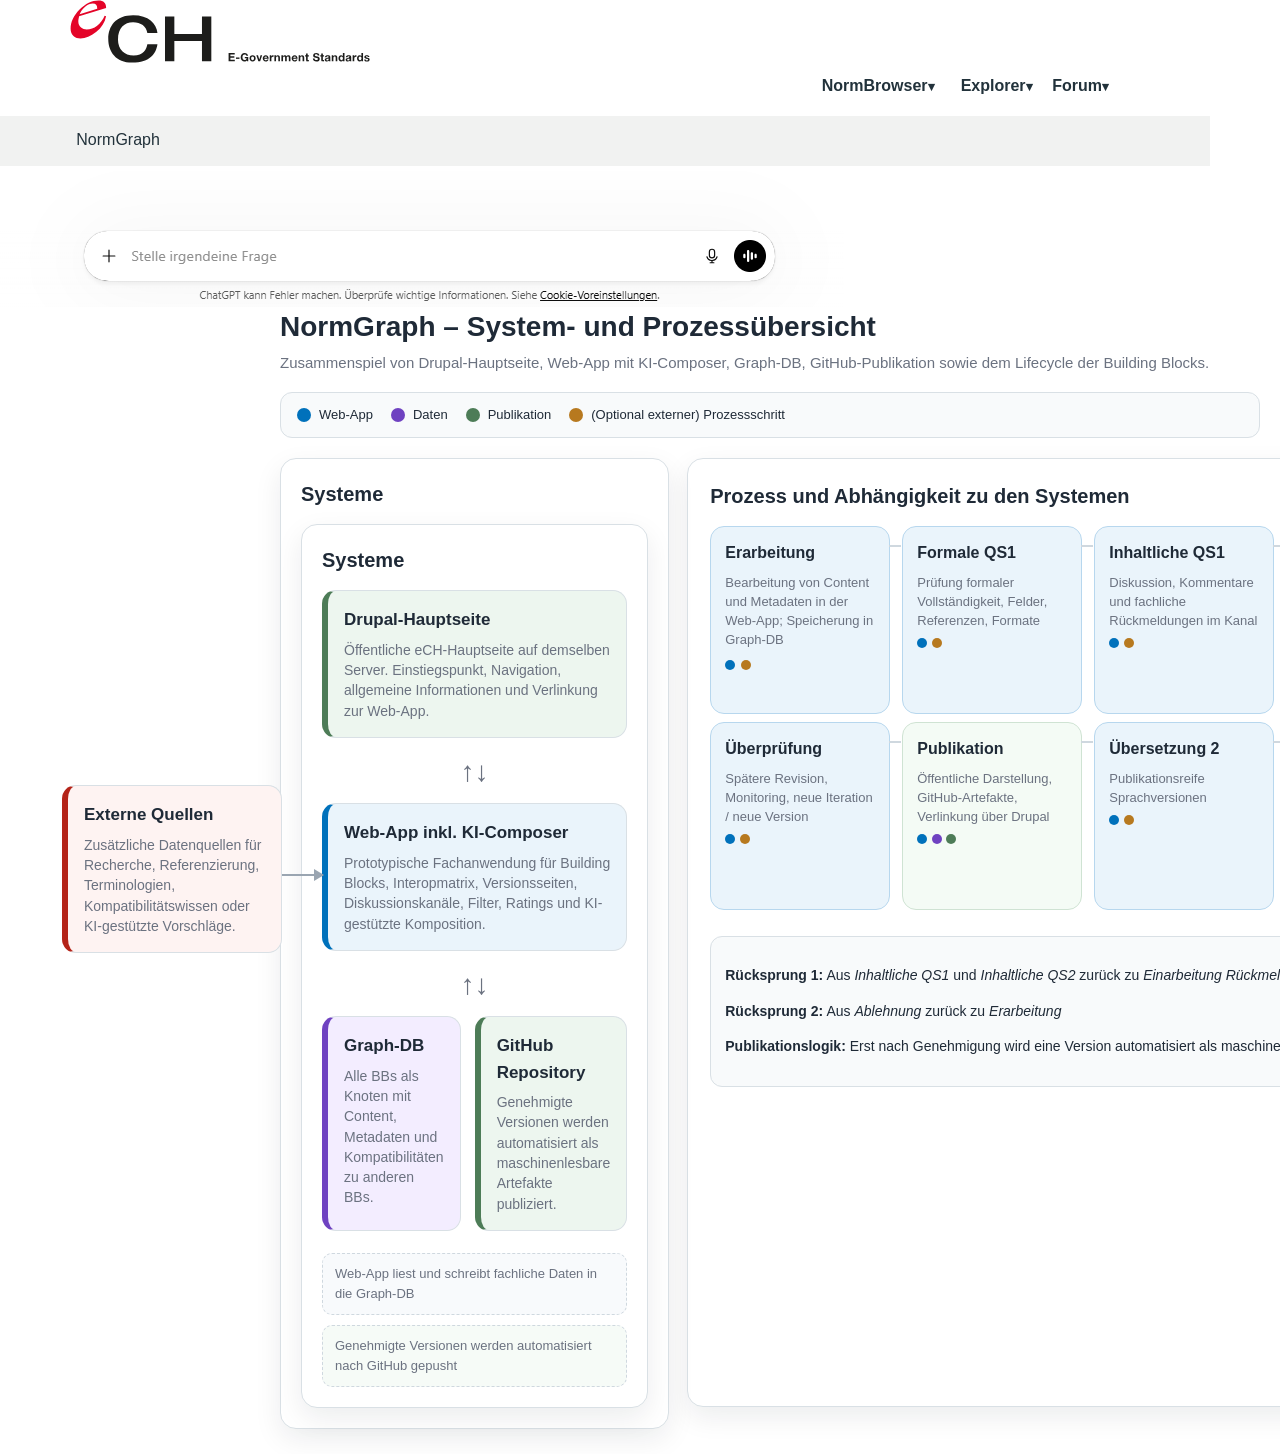
<file: 03_demo-platform/index.html>
<!doctype html>
<html>
	
<head>
<meta charset="utf-8">
<title>eCH Standards</title>
<link rel="stylesheet" href="css/ech-style.css">
<link rel="icon" type="image/png" href="./img/favicon.png">
</head>

<body>
	<table width="100%" border="0" cellspacing="0" cellpadding="0">
  <tbody>

    <tr>
		<td width="100"></td>
      <td>
        <a href="index.html"><img src="img/logo-ech.svg" alt="" width="300"></a>
      </td>
      <td></td>
      <td></td>
	<td width="100"></td>
    </tr>

    <tr>
	<td width="100"></td>
      <td width="1029"></td>
		
	  <td width="150">
        <div class="nav-dropdown">

          <a class="site-nav__link" href="normbrowser.html">NormBrowser</a>

        </div>
      </td>

      <td width="100">
        <div class="nav-dropdown">

          <a class="site-nav__link" href="#">Explorer</a>

          <ul class="dropdown-menu">
            <li><a href="interop_matrix.html">Interopmatrix</a></li>
            <li><a href="graph.html">Graph</a></li>
          </ul>

        </div>
      </td>

      <td width="200">

        <div class="nav-dropdown">

          <a class="site-nav__link" href="#">Forum</a>

          <ul class="dropdown-menu">
            <li><a href="discussions.html">All</a></li>
            <li><a href="discussions.html">eCH Private</a></li>
          </ul>

        </div>

      </td>
		<td width="100"></td>
    </tr>

    <tr height="5">
      <td></td>
      <td></td>
      <td></td>
		<td width="100"></td>
    </tr>

    <tr height="50">
		<td width="100" bgcolor="#f1f2f1"></td>
      <td bgcolor="#f1f2f1"><a class="dropdown-link" href="index.html">NormGraph</a></td>
      <td bgcolor="#f1f2f1"></td>
      <td bgcolor="#f1f2f1"></td>
		<td width="100" bgcolor="#f1f2f1"></td>
    </tr>

    <tr height="5">
      <td></td>
      <td></td>
      <td></td>
		<td width="100"></td>
    </tr>

  </tbody>
</table>

<img src="img/chatgpt.png" alt=""/>

	
<table width="100%" border="0">
  <tbody>
	<tr>
	<td width="100"></td>
	<td>
	<section class="normgraph-overview">
  <div class="ng-header">
    <h2>NormGraph – System- und Prozessübersicht</h2>
    <p>
      Zusammenspiel von Drupal-Hauptseite, Web-App mit KI-Composer, Graph-DB, GitHub-Publikation
      sowie dem Lifecycle der Building Blocks.
    </p>
  </div>

  <div class="ng-legend">
    <span><i class="lg lg-system"></i> Web-App</span>
	<span><i class="lg lg-data"></i> Daten</span>
	<span><i class="lg lg-publish"></i> Publikation</span>
    <span><i class="lg lg-process"></i>(Optional externer) Prozessschritt</span>
  </div>

  <div class="ng-grid">

    <!-- SYSTEME -->
    <div class="ng-panel ng-systems">
      <h3>Systeme</h3>

<div class="ng-panel ng-systems">
  <div class="ng-external-floating">
    <div class="ng-card external" data-target="external-info">
      <div class="ng-card-title">Externe Quellen</div>
      <div class="ng-card-text">
        Zusätzliche Datenquellen für Recherche, Referenzierung, Terminologien,
        Kompatibilitätswissen oder KI-gestützte Vorschläge.
      </div>
    </div>
    <div class="ng-external-arrow"></div>
  </div>

  <h3>Systeme</h3>

  <div class="ng-card system drupal" data-target="drupal-info">
    <div class="ng-card-title">Drupal-Hauptseite</div>
    <div class="ng-card-text">
      Öffentliche eCH-Hauptseite auf demselben Server. Einstiegspunkt, Navigation,
      allgemeine Informationen und Verlinkung zur Web-App.
    </div>
  </div>

  <div class="ng-arrow down">↑↓</div>

  <div class="ng-card system webapp" data-target="webapp-info">
    <div class="ng-card-title">Web-App inkl. KI-Composer</div>
    <div class="ng-card-text">
      Prototypische Fachanwendung für Building Blocks, Interopmatrix, Versionsseiten,
      Diskussionskanäle, Filter, Ratings und KI-gestützte Komposition.
    </div>
  </div>

  <div class="ng-arrow down">↑↓</div>

  <div class="ng-system-row">
    <div class="ng-card data graphdb" data-target="graphdb-info">
      <div class="ng-card-title">Graph-DB</div>
      <div class="ng-card-text">
        Alle BBs als Knoten mit Content, Metadaten und Kompatibilitäten zu anderen BBs.
      </div>
    </div>

    <div class="ng-card system drupal" data-target="drupal-info">
      <div class="ng-card-title">GitHub Repository</div>
      <div class="ng-card-text">
        Genehmigte Versionen werden automatisiert als maschinenlesbare Artefakte publiziert.
      </div>
    </div>
  </div>

  <div class="ng-linkline">
    <span>Web-App liest und schreibt fachliche Daten in die Graph-DB</span>
  </div>
  <div class="ng-linkline publish-line">
    <span>Genehmigte Versionen werden automatisiert nach GitHub gepusht</span>
  </div>
</div>

    <!-- APP-FUNKTIONEN -->


    <!-- DATENMODELL -->


  </div>

  <!-- PROZESS OBEN -->
  <div class="ng-process-panel">
    <h3>Prozess und Abhängigkeit zu den Systemen</h3>

    <div class="process-strip">
      <div class="step loop-step" data-systems="webapp graphdb">
        <div class="step-title">Erarbeitung</div>
        <div class="step-meta">Bearbeitung von Content und Metadaten in der Web-App; Speicherung in Graph-DB</div>
	  <div class="system-badges">
    <span class="sys-dot sys-webapp"></span>
	<span class="sys-dot sys-github"></span>
  </div>
      </div>

      <div class="step loop-step" data-systems="webapp graphdb">
        <div class="step-title">Formale QS1</div>
        <div class="step-meta">Prüfung formaler Vollständigkeit, Felder, Referenzen, Formate</div>
	    <span class="sys-dot sys-webapp"></span>
	<span class="sys-dot sys-github"></span>
      </div>

      <div class="step loop-step" data-systems="webapp graphdb">
        <div class="step-title">Inhaltliche QS1</div>
        <div class="step-meta">Diskussion, Kommentare und fachliche Rückmeldungen im Kanal</div>
	    <span class="sys-dot sys-webapp"></span>
	<span class="sys-dot sys-github"></span>
      </div>

      <div class="step loop-step" data-systems="webapp graphdb">
        <div class="step-title">Übersetzung 1</div>
        <div class="step-meta">Frühe Sprachversionen und Abgleich der Terminologie</div>
	    <span class="sys-dot sys-webapp"></span>
	<span class="sys-dot sys-github"></span>
      </div>

      <div class="step public-step" data-systems="drupal webapp graphdb">
        <div class="step-title">Öffentliche Konsultation</div>
        <div class="step-meta">Öffentliche Sichtbarkeit über eCH-Seite und Web-App, Beiträge und Feedback</div>
	    <span class="sys-dot sys-webapp"></span>
		<span class="sys-dot sys-graphdb"></span>
    <span class="sys-dot sys-drupal"></span>
      </div>

      <div class="step loop-step" data-systems="webapp graphdb">
        <div class="step-title">Einarbeitung Rückmeldungen</div>
        <div class="step-meta">Überarbeitung nach QS oder Konsultation</div>
	    <span class="sys-dot sys-webapp"></span>
	<span class="sys-dot sys-github"></span>
      </div>

    </div>
		
		
 <!-- PROZESS UNTEN -->

    <div class="process-strip">
      <div class="step loop-step" data-systems="webapp graphdb">
        <div class="step-title">Überprüfung</div>
        <div class="step-meta">Spätere Revision, Monitoring, neue Iteration / neue Version</div>
	    <span class="sys-dot sys-webapp"></span>
	<span class="sys-dot sys-github"></span>
      </div>

      <div class="step publish-step" data-systems="drupal webapp graphdb github">
        <div class="step-title">Publikation</div>
        <div class="step-meta">Öffentliche Darstellung, GitHub-Artefakte, Verlinkung über Drupal</div>
	    <span class="sys-dot sys-webapp"></span>
    <span class="sys-dot sys-graphdb"></span>
    <span class="sys-dot sys-drupal"></span>
      </div>

      <div class="step loop-step" data-systems="webapp graphdb">
        <div class="step-title">Übersetzung 2</div>
        <div class="step-meta">Publikationsreife Sprachversionen</div>
	    <span class="sys-dot sys-webapp"></span>
	<span class="sys-dot sys-github"></span>
      </div>

      <div class="step loop-step" data-systems="webapp graphdb">
        <div class="step-title">Genehmigung / Ablehnung</div>
        <div class="step-meta">Freigabe der Version; Publikationspipeline wird ausgelöst / Rücksprung in Erarbeitung</div>
	    <span class="sys-dot sys-webapp"></span>
	<span class="sys-dot sys-github"></span>
      </div>

      <div class="step loop-step" data-systems="webapp graphdb">
        <div class="step-title">Inhaltliche QS2</div>
        <div class="step-meta">Abschliessende fachliche Prüfung, ggf. Rücksprung zur Einarbeitung</div>
	    <span class="sys-dot sys-webapp"></span>
	<span class="sys-dot sys-github"></span>
      </div>

      <div class="step loop-step" data-systems="webapp graphdb">
        <div class="step-title">Formale QS2</div>
        <div class="step-meta">Erneute formale Prüfung der finalisierten Version</div>
	    <span class="sys-dot sys-webapp"></span>
	<span class="sys-dot sys-github"></span>
      </div>


    </div>

    <div class="flow-notes">
      <div class="flow-box">
          <p>
		  <strong>Rücksprung 1:</strong> Aus <em>Inhaltliche QS1</em> und <em>Inhaltliche QS2</em> zurück zu
        <em>Einarbeitung Rückmeldungen</em>.
		</p>
		<p>
		<strong>Rücksprung 2:</strong> Aus <em>Ablehnung</em> zurück zu <em>Erarbeitung</em>
	    </p>
		<p>
		<strong>Publikationslogik:</strong> Erst nach Genehmigung wird eine Version automatisiert als
        maschinenlesbares Artefakt nach GitHub gepusht und in der öffentlichen Umgebung sichtbar gemacht.
	    </p>
      </div>
    </div>

  <!-- DETAILS -->
  <!-- D
  <div class="ng-detail-panels">
    <div class="detail-box" id="drupal-info">
      <h4>Drupal-Hauptseite</h4>
      <p>
        Die Drupal-Seite bildet die öffentlich sichtbare eCH-Hauptumgebung. Von hier wird auf die
        spezialisierte Web-App verwiesen. Sie dient insbesondere der allgemeinen Kommunikation,
        Navigation und öffentlichen Einbettung publizierter Inhalte.
      </p>
    </div>

    <div class="detail-box" id="webapp-info">
      <h4>Web-App inkl. KI-Composer</h4>
      <p>
        Die Web-App ist die operative Arbeitsumgebung. Hier befinden sich Interopmatrix,
        BB-Detailseiten, Versionshistorie, Diskussionskanäle, Kennzahlen, Filter und der KI-Composer
        zur Zusammenstellung kompatibler Building Blocks.
      </p>
    </div>

    <div class="detail-box" id="graphdb-info">
      <h4>Graph-DB</h4>
      <p>
        Die Graph-Datenbank speichert alle BB-Versionen als Knoten inklusive Content, Metadaten und
        Beziehungen. Dadurch lassen sich Kompatibilitäten, Standardzuordnungen und spätere
        KI-gestützte Kompositionsvorschläge modellieren.
      </p>
    </div>

    <div class="detail-box" id="github-info">
      <h4>GitHub Repository</h4>
      <p>
        Nach Genehmigung wird eine Version automatisiert als maschinenlesbare Ressource publiziert,
        etwa JSON-Dateien und zugehörige Abbildungen. Diese Artefakte werden von der Web-App verlinkt
        und können öffentlich konsumiert werden.
      </p>
    </div>
  </div>
 -->
</section>

<style>
  .normgraph-overview {
  --ng-bg: #ffffff;
  --ng-surface: #ffffff;
  --ng-surface-soft: #f8fafb;
  --ng-border: #d9e0e5;
  --ng-text: #1f2a37;
  --ng-muted: #6b7280;
  --ng-blue: #0071bb;
  --ng-blue-soft: #eaf4fb;
  --ng-green: #4d7c57;
  --ng-green-soft: #edf6ef;
  --ng-orange: #b7791f;
  --ng-orange-soft: #fff6e8;
  --ng-purple: #6f42c1;
  --ng-purple-soft: #f3edff;
  --ng-red: #b42318;
  --ng-red-soft: #fef3f2;
  --ng-shadow: 0 10px 28px rgba(15, 23, 42, 0.08);
  --ng-radius: 16px;

  font-family: Arial, Helvetica, sans-serif;
  color: var(--ng-text);
  background: var(--ng-bg);
  max-width: 1240px;

  position: relative;
  padding-left: 260px;   /* Platz für externe Box */
}

  .normgraph-overview * {
    box-sizing: border-box;
  }

  .ng-header {
    margin-bottom: 18px;
  }

  .ng-header h2 {
    margin: 0 0 8px 0;
    font-size: 28px;
    line-height: 1.2;
  }

  .ng-header p {
    margin: 0;
    color: var(--ng-muted);
    font-size: 15px;
    max-width: 980px;
  }

  .ng-legend {
    display: flex;
    flex-wrap: wrap;
    gap: 18px;
    margin-bottom: 20px;
    padding: 12px 16px;
    border: 1px solid var(--ng-border);
    border-radius: 12px;
    background: var(--ng-surface-soft);
    font-size: 13px;
  }

  .ng-legend span {
    display: inline-flex;
    align-items: center;
    gap: 8px;
  }

  .lg {
    width: 14px;
    height: 14px;
    border-radius: 50%;
    display: inline-block;
  }

  .lg-system { background: var(--ng-blue); }
  .lg-data { background: var(--ng-purple); }
  .lg-process { background: var(--ng-orange); }
  .lg-publish { background: var(--ng-green); }

  .ng-grid {
    display: grid;
    grid-template-columns: 1.5fr 1fr 1fr;
    gap: 18px;
    margin-bottom: 22px;
  }

  .ng-panel,
  .ng-process-panel,
  .detail-box {
    border: 1px solid var(--ng-border);
    background: var(--ng-surface);
    border-radius: var(--ng-radius);
    box-shadow: var(--ng-shadow);
  }

  .ng-panel {
    padding: 20px;
  }

  .ng-panel h3,
  .ng-process-panel h3,
  .detail-box h4 {
    margin: 0 0 14px 0;
    font-size: 20px;
  }

  .ng-card {
    border: 1px solid var(--ng-border);
    border-radius: 14px;
    padding: 16px;
    background: #fff;
    margin-bottom: 12px;
    transition: transform 0.15s ease, box-shadow 0.15s ease, border-color 0.15s ease;
    cursor: default;
  }

  .ng-card:hover {
    transform: translateY(-1px);
    box-shadow: 0 8px 20px rgba(15, 23, 42, 0.06);
  }

  .ng-card-title {
    font-size: 17px;
    font-weight: 700;
    margin-bottom: 6px;
  }

  .ng-card-text {
    font-size: 14px;
    color: var(--ng-muted);
    line-height: 1.45;
  }

  .drupal { border-left: 6px solid var(--ng-green); background: var(--ng-green-soft); }
  .webapp { border-left: 6px solid var(--ng-blue); background: var(--ng-blue-soft); }
  .graphdb { border-left: 6px solid var(--ng-purple); background: var(--ng-purple-soft); }
  .github { border-left: 6px solid var(--ng-orange); background: var(--ng-orange-soft); }

  .ng-arrow.down {
    text-align: center;
    font-size: 28px;
    color: var(--ng-muted);
    margin: 4px 0 10px 0;
  }

  .ng-system-row {
    display: grid;
    grid-template-columns: 1fr 1fr;
    gap: 14px;
    margin-top: 6px;
  }

  .ng-linkline {
    margin-top: 10px;
    padding: 10px 12px;
    background: #f8fafc;
    border-radius: 10px;
    font-size: 13px;
    color: var(--ng-muted);
    border: 1px dashed #cfd8df;
  }

  .publish-line {
    background: #f6fbf7;
  }

  .function-list {
    display: grid;
    gap: 10px;
  }

  .function-item {
    padding: 12px 14px;
    border: 1px solid var(--ng-border);
    border-radius: 12px;
    background: var(--ng-surface-soft);
    font-size: 14px;
  }

  .mini-graph {
    display: grid;
    gap: 10px;
    justify-items: center;
    padding: 8px 0 4px 0;
  }

  .node {
    border: 1px solid var(--ng-border);
    border-radius: 999px;
    padding: 10px 16px;
    font-size: 14px;
    font-weight: 700;
    background: #fff;
    text-align: center;
  }

  .bb-node {
    background: var(--ng-blue-soft);
    color: var(--ng-blue);
    min-width: 170px;
  }

  .bb-node.alt {
    background: var(--ng-purple-soft);
    color: var(--ng-purple);
  }

  .node.small {
    font-size: 13px;
    font-weight: 600;
    padding: 8px 12px;
    background: var(--ng-surface-soft);
  }

  .edge-label {
    font-size: 12px;
    color: var(--ng-muted);
    font-weight: 700;
    text-transform: uppercase;
    letter-spacing: 0.02em;
  }

  .ng-note {
    margin-top: 14px;
    font-size: 13px;
    color: var(--ng-muted);
    padding: 12px;
    border-radius: 10px;
    background: #f8fafc;
    border: 1px dashed #cfd8df;
  }

  .ng-process-panel {
    padding: 22px;
    margin-bottom: 22px;
  }

  .process-strip {
    display: grid;
    grid-template-columns: repeat(13, minmax(180px, 1fr));
    gap: 12px;
    overflow-x: auto;
    padding-bottom: 8px;
  }

  .step {
    min-height: 170px;
    border: 1px solid var(--ng-border);
    border-radius: 14px;
    padding: 14px;
    background: #fff;
    position: relative;
  }

  .step::before {
    content: "";
    position: absolute;
    top: 18px;
    right: -12px;
    width: 12px;
    height: 2px;
    background: #cfd8df;
  }

  .step:last-child::before {
    display: none;
  }

  .step-title {
    font-size: 16px;
    font-weight: 700;
    margin-bottom: 8px;
  }

  .step-meta {
    font-size: 13px;
    color: var(--ng-muted);
    line-height: 1.45;
  }

  .public-step {
    background: var(--ng-green-soft);
    border-color: #cfe3d3;
  }

  .loop-step {
    background: var(--ng-blue-soft);
    border-color: #b7d7ee;
  }

  .publish-step {
    background: #f4fbf5;
    border-color: #cfe3d3;
  }

  .decision.approve {
    background: var(--ng-green-soft);
    border-color: #cfe3d3;
  }

  .decision.reject {
    background: var(--ng-red-soft);
    border-color: #f1c6c1;
  }

  .flow-notes {
    display: grid;
    grid-template-columns: repeat(1fr);
    gap: 14px;
    margin-top: 18px;
  }

  .flow-box {
    padding: 14px;
    border-radius: 12px;
    background: var(--ng-surface-soft);
    border: 1px solid var(--ng-border);
    font-size: 14px;
  }

  .ng-detail-panels {
    display: grid;
    grid-template-columns: repeat(4, 1fr);
    gap: 18px;
  }

  .detail-box {
    padding: 18px;
  }

  .detail-box p {
    margin: 0;
    font-size: 14px;
    color: var(--ng-muted);
    line-height: 1.5;
  }

  .highlight-system {
    box-shadow: 0 0 0 3px rgba(0, 113, 187, 0.15);
    border-color: var(--ng-blue);
  }

  .dimmed-system {
    opacity: 0.45;
  }

  @media (max-width: 1200px) {
    .ng-grid {
      grid-template-columns: 1fr;
    }

    .ng-detail-panels {
      grid-template-columns: repeat(2, 1fr);
    }
  }

  @media (max-width: 760px) {
    .ng-system-row,
    .flow-notes,
    .ng-detail-panels {
      grid-template-columns: 1fr;
    }

    .ng-header h2 {
      font-size: 24px;
    }
  }
	
	
.system-badges {
  margin-top: 10px;
  display: flex;
  gap: 6px;
}

.sys-dot {
  width: 10px;
  height: 10px;
  border-radius: 50%;
  display: inline-block;
}

.sys-webapp { background:#0071bb; }
.sys-drupal { background:#4d7c57; }
.sys-graphdb { background:#6f42c1; }
.sys-github { background:#b7791f; }
	
	
.external {
  border-left: 6px solid #b42318;
  background: #fef3f2;
}

.ng-app-with-external {
  display: grid;
  grid-template-columns: 260px 1fr;
  gap: 14px;
  align-items: center;
  margin-bottom: 12px;
}

.ng-external-block {
  display: flex;
  align-items: center;
  gap: 10px;
}

.ng-arrow.right {
  font-size: 28px;
  color: var(--ng-muted);
  line-height: 1;
  flex-shrink: 0;
}

@media (max-width: 900px) {
  .ng-app-with-external {
    grid-template-columns: 1fr;
  }

  .ng-external-block {
    justify-content: flex-start;
  }

  .ng-arrow.right {
    transform: rotate(90deg);
  }
}
	

.ng-systems {
  position: relative;
  overflow: visible;
}

.external {
  border-left: 6px solid #b42318;
  background: #fef3f2;
}

.ng-external-floating {
  position: absolute;
  left: -240px;
  top: 260px;   /* grösserer Wert = weiter nach unten */
  width: 220px;
  z-index: 3;
}

.ng-external-arrow {
  position: absolute;
  top: 50%;
  right: -40px;
  transform: translateY(-50%);
  width: 40px;
  height: 2px;
  background: #9aa5b1;
}

.ng-external-arrow::after {
  content: "";
  position: absolute;
  right: -2px;
  top: 50%;
  transform: translateY(-50%);
  border-top: 6px solid transparent;
  border-bottom: 6px solid transparent;
  border-left: 10px solid #9aa5b1;
}
	
	
</style>

<script>
  (function () {
    const steps = document.querySelectorAll('.normgraph-overview .step');
    const systemCards = {
      drupal: document.querySelector('.normgraph-overview .drupal'),
      webapp: document.querySelector('.normgraph-overview .webapp'),
      graphdb: document.querySelector('.normgraph-overview .graphdb'),
      github: document.querySelector('.normgraph-overview .github')
    };

    function resetSystems() {
      Object.values(systemCards).forEach(card => {
        if (!card) return;
        card.classList.remove('highlight-system', 'dimmed-system');
      });
    }

    steps.forEach(step => {
      step.addEventListener('mouseenter', () => {
        const active = (step.dataset.systems || '').split(/\s+/).filter(Boolean);
        Object.entries(systemCards).forEach(([key, card]) => {
          if (!card) return;
          if (active.includes(key)) {
            card.classList.add('highlight-system');
            card.classList.remove('dimmed-system');
          } else {
            card.classList.remove('highlight-system');
            card.classList.add('dimmed-system');
          }
        });
      });

      step.addEventListener('mouseleave', resetSystems);
    });
  })();
</script>
		
		
	</td>
	<td width="100"></td>
	</tr>	  
	  	  
  </tbody>	
</table>
	
</body>
</html>
</file>
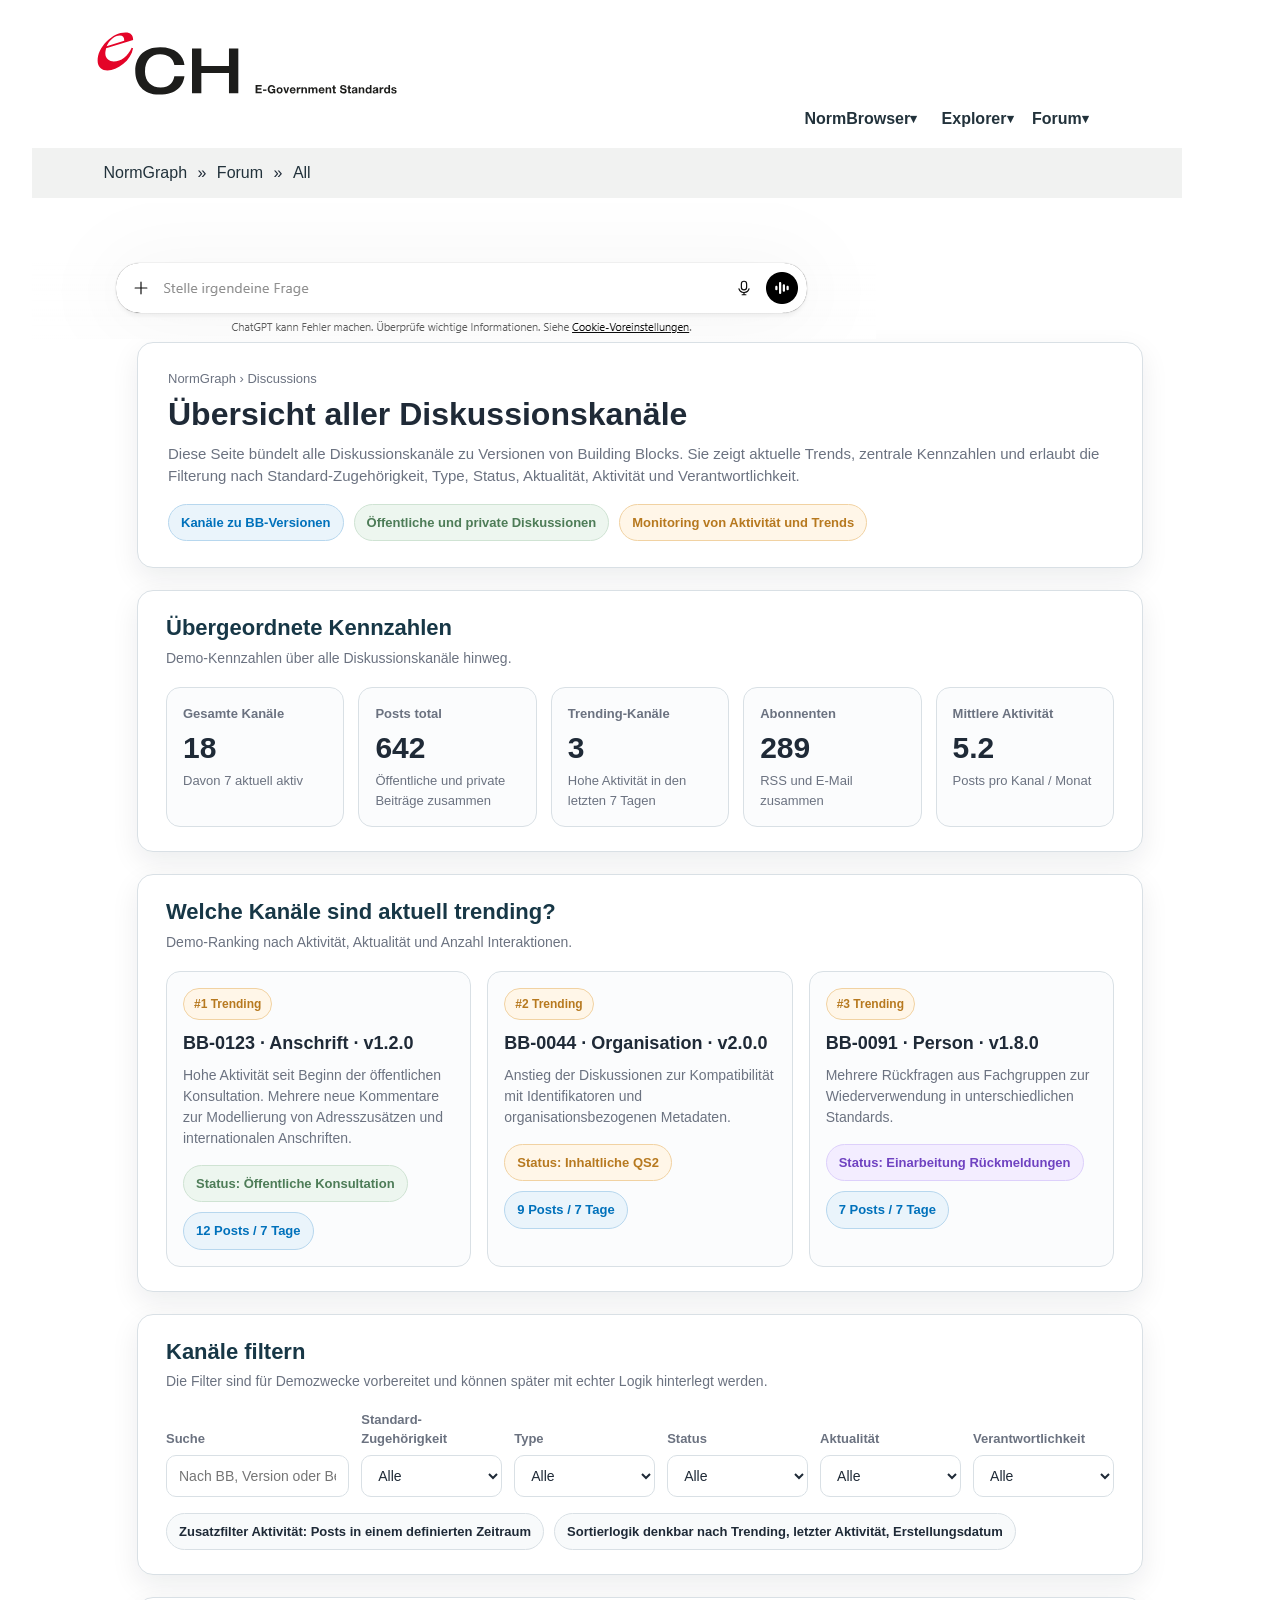
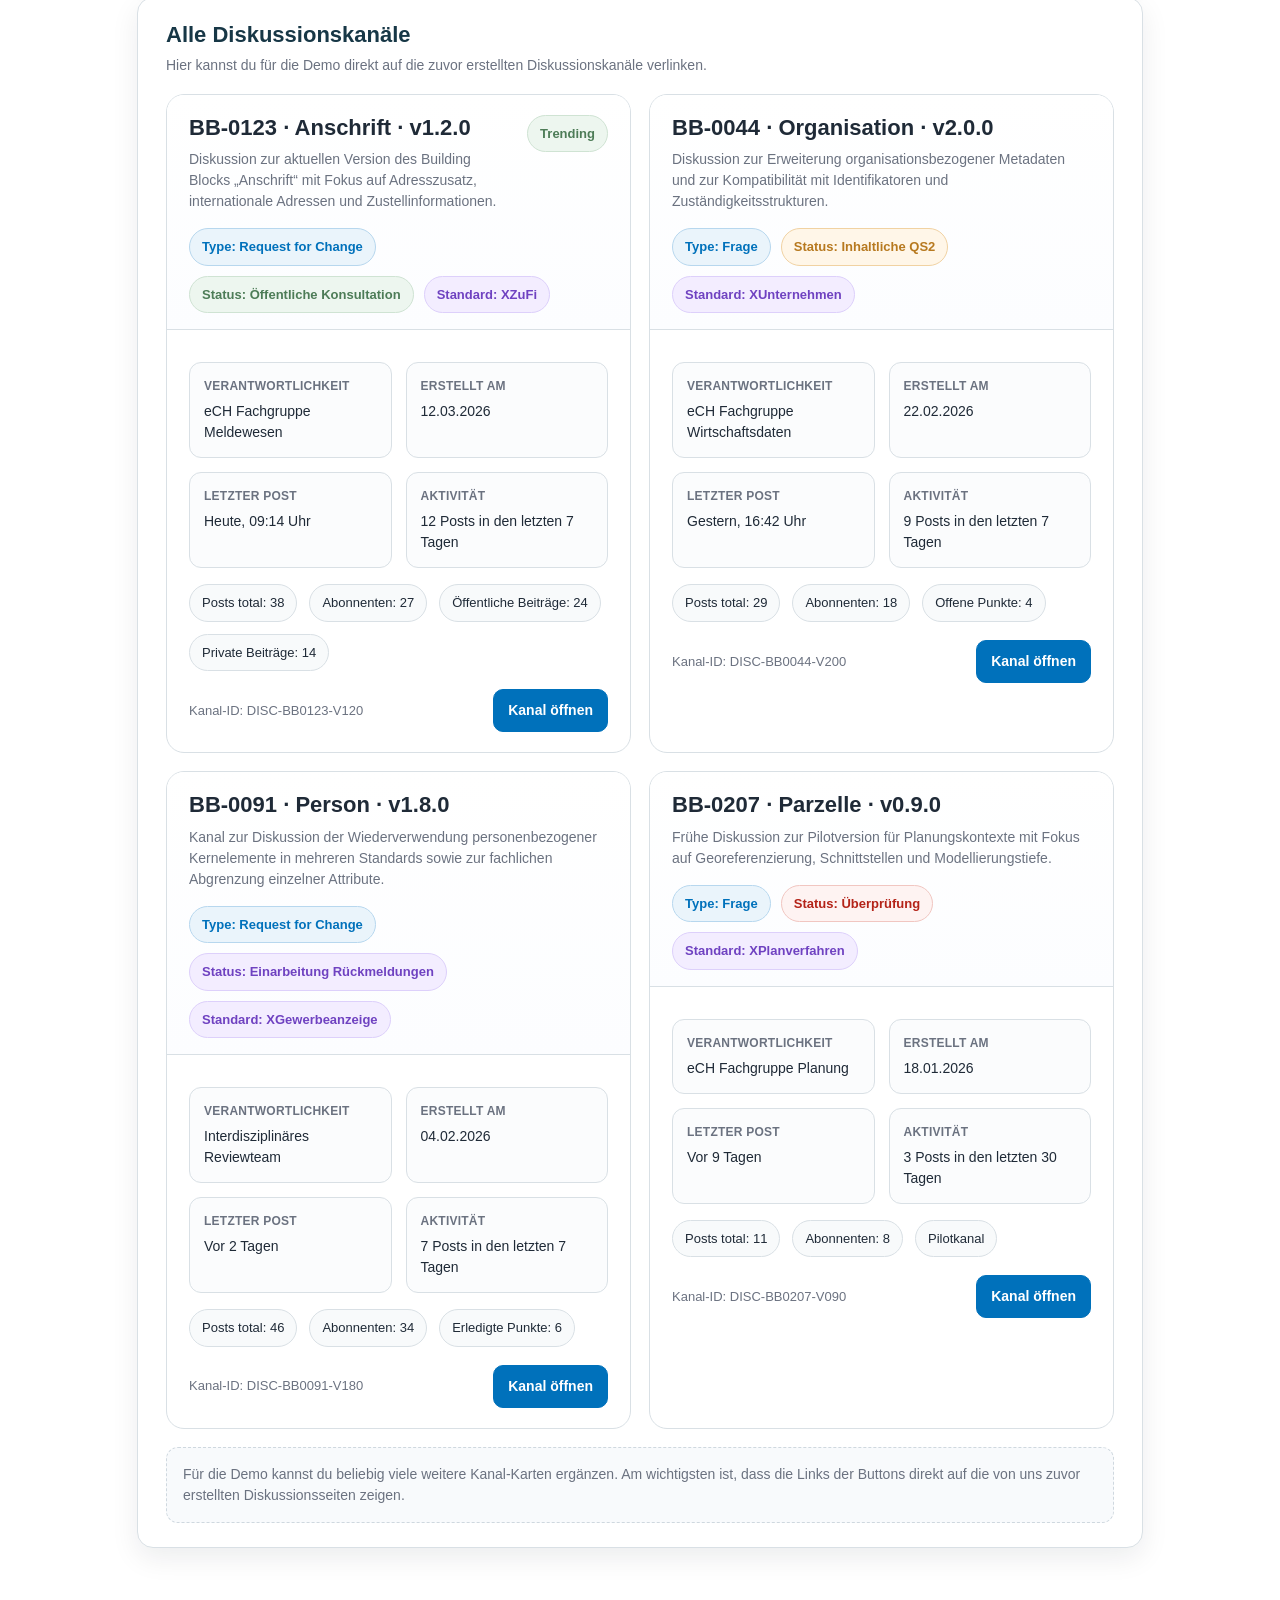
<file: 03_demo-platform/discussions.html>
<!doctype html>
<html>
	
<head>
<meta charset="utf-8">
<title>eCH Standards</title>
<link rel="stylesheet" href="css/ech-style.css"><link rel="icon" type="image/png" href="./img/favicon.png">	

<style>
  :root {
    --bg: #ffffff;
    --surface: #ffffff;
    --surface-soft: #f8fafb;
    --surface-softer: #fbfcfd;
    --border: #d9e0e5;
    --text: #1f2a37;
    --muted: #6b7280;
    --primary: #0071bb;
    --primary-soft: #eaf4fb;
    --green: #4d7c57;
    --green-soft: #edf6ef;
    --orange: #b7791f;
    --orange-soft: #fff6e8;
    --red: #b42318;
    --red-soft: #fef3f2;
    --purple: #6f42c1;
    --purple-soft: #f3edff;
    --shadow: 0 10px 28px rgba(15, 23, 42, 0.08);
    --radius: 16px;
  }

  * {
    box-sizing: border-box;
  }

  body {
    margin: 0;
    padding: 32px;
    background: var(--bg);
    color: var(--text);
    font-family: Arial, Helvetica, sans-serif;
    line-height: 1.5;
  }

  a {
    color: var(--primary);
    text-decoration: none;
  }

  a:hover {
    text-decoration: underline;
  }

  .page {
    max-width: 1280px;
    margin: 0 auto;
  }

  .card {
    background: var(--surface);
    border: 1px solid var(--border);
    border-radius: var(--radius);
    box-shadow: var(--shadow);
    overflow: hidden;
    margin-bottom: 22px;
  }

  .header-card {
    padding: 26px 30px;
  }

  .eyebrow {
    font-size: 13px;
    color: var(--muted);
    margin-bottom: 8px;
  }

  h1 {
    margin: 0 0 10px 0;
    font-size: 32px;
    line-height: 1.15;
  }

  .lead {
    margin: 0;
    font-size: 15px;
    color: var(--muted);
    max-width: 980px;
  }

  .badge-row,
  .meta-row,
  .channel-meta,
  .action-row {
    display: flex;
    flex-wrap: wrap;
    gap: 10px;
    margin-top: 16px;
  }

  .badge,
  .tag,
  .mini-badge {
    display: inline-flex;
    align-items: center;
    gap: 8px;
    padding: 8px 12px;
    border-radius: 999px;
    font-size: 13px;
    font-weight: 700;
    border: 1px solid var(--border);
    background: var(--surface-soft);
    color: var(--text);
  }

  .badge.primary,
  .mini-badge.primary {
    background: var(--primary-soft);
    color: var(--primary);
    border-color: #b7d7ee;
  }

  .badge.green,
  .mini-badge.green {
    background: var(--green-soft);
    color: var(--green);
    border-color: #cfe3d3;
  }

  .badge.orange,
  .mini-badge.orange {
    background: var(--orange-soft);
    color: var(--orange);
    border-color: #f1d2a2;
  }

  .badge.red,
  .mini-badge.red {
    background: var(--red-soft);
    color: var(--red);
    border-color: #f1c6c1;
  }

  .badge.purple,
  .mini-badge.purple {
    background: var(--purple-soft);
    color: var(--purple);
    border-color: #ddd0fb;
  }

  .section {
    padding: 24px 28px;
  }

  .section-title {
    margin: 0 0 6px 0;
    font-size: 22px;
  }

  .section-subtitle {
    margin: 0 0 18px 0;
    color: var(--muted);
    font-size: 14px;
  }

  .stats-grid {
    display: grid;
    grid-template-columns: repeat(5, 1fr);
    gap: 14px;
  }

  .stat-card {
    border: 1px solid var(--border);
    border-radius: 14px;
    background: var(--surface-softer);
    padding: 16px;
    min-height: 110px;
  }

  .stat-label {
    font-size: 13px;
    color: var(--muted);
    margin-bottom: 10px;
    font-weight: 700;
  }

  .stat-value {
    font-size: 30px;
    line-height: 1;
    font-weight: 700;
    margin-bottom: 8px;
  }

  .stat-note {
    font-size: 13px;
    color: var(--muted);
  }

  .trend-grid {
    display: grid;
    grid-template-columns: repeat(3, 1fr);
    gap: 16px;
  }

  .trend-card {
    border: 1px solid var(--border);
    border-radius: 14px;
    background: var(--surface-softer);
    padding: 16px;
  }

  .trend-card h3 {
    margin: 0 0 8px 0;
    font-size: 18px;
  }

  .trend-rank {
    display: inline-block;
    margin-bottom: 10px;
    padding: 6px 10px;
    border-radius: 999px;
    background: var(--orange-soft);
    color: var(--orange);
    font-size: 12px;
    font-weight: 700;
    border: 1px solid #f1d2a2;
  }

  .trend-text {
    margin: 0;
    color: var(--muted);
    font-size: 14px;
  }

  .filter-grid {
    display: grid;
    grid-template-columns: 1.3fr 1fr 1fr 1fr 1fr 1fr;
    gap: 12px;
    align-items: end;
  }

  .field label {
    display: block;
    margin-bottom: 6px;
    font-size: 13px;
    color: var(--muted);
    font-weight: 700;
  }

  .field input,
  .field select {
    width: 100%;
    height: 42px;
    border: 1px solid var(--border);
    border-radius: 10px;
    padding: 0 12px;
    font-size: 14px;
    background: #fff;
    color: var(--text);
  }

  .channels-grid {
    display: grid;
    grid-template-columns: repeat(2, 1fr);
    gap: 18px;
  }

  .channel-card {
    border: 1px solid var(--border);
    border-radius: 18px;
    background: #fff;
    overflow: hidden;
    transition: transform 0.15s ease, box-shadow 0.15s ease, border-color 0.15s ease;
  }

  .channel-card:hover {
    transform: translateY(-2px);
    box-shadow: 0 12px 24px rgba(15, 23, 42, 0.08);
    border-color: #c8d3dc;
  }

  .channel-top {
    padding: 20px 22px 16px 22px;
    border-bottom: 1px solid var(--border);
    background: linear-gradient(to bottom, #ffffff, #fcfdff);
  }

  .channel-top-row {
    display: flex;
    justify-content: space-between;
    gap: 16px;
    align-items: flex-start;
  }

  .channel-title {
    margin: 0 0 8px 0;
    font-size: 22px;
    line-height: 1.2;
  }

  .channel-subtitle {
    margin: 0;
    color: var(--muted);
    font-size: 14px;
  }

  .channel-body {
    padding: 18px 22px 20px 22px;
  }

  .channel-info-grid {
    display: grid;
    grid-template-columns: 1fr 1fr;
    gap: 14px;
    margin-top: 14px;
  }

  .info-box {
    border: 1px solid var(--border);
    border-radius: 12px;
    background: var(--surface-softer);
    padding: 14px;
  }

  .info-label {
    font-size: 12px;
    color: var(--muted);
    font-weight: 700;
    margin-bottom: 6px;
    text-transform: uppercase;
    letter-spacing: 0.02em;
  }

  .info-value {
    font-size: 14px;
  }

  .activity-row {
    display: flex;
    gap: 12px;
    margin-top: 16px;
    flex-wrap: wrap;
  }

  .activity-chip {
    border: 1px solid var(--border);
    background: var(--surface-soft);
    border-radius: 999px;
    padding: 8px 12px;
    font-size: 13px;
    color: var(--text);
  }

  .channel-footer {
    margin-top: 18px;
    display: flex;
    justify-content: space-between;
    gap: 12px;
    align-items: center;
    flex-wrap: wrap;
  }

  .btn-link {
    display: inline-block;
    padding: 10px 14px;
    border-radius: 10px;
    background: var(--primary);
    color: #fff;
    font-size: 14px;
    font-weight: 700;
    text-decoration: none;
    border: 1px solid var(--primary);
  }

  .btn-link:hover {
    text-decoration: none;
    filter: brightness(0.97);
  }

  .muted-text {
    color: var(--muted);
    font-size: 13px;
  }

  .empty-note {
    padding: 16px;
    border: 1px dashed #cfd8df;
    border-radius: 12px;
    background: #f8fafc;
    color: var(--muted);
    font-size: 14px;
  }

  @media (max-width: 1100px) {
    .stats-grid,
    .trend-grid,
    .channels-grid {
      grid-template-columns: 1fr;
    }

    .filter-grid {
      grid-template-columns: 1fr 1fr;
    }
  }

  @media (max-width: 760px) {
    body {
      padding: 18px;
    }

    .filter-grid,
    .channel-info-grid,
    .stats-grid {
      grid-template-columns: 1fr;
    }

    h1 {
      font-size: 27px;
    }
  }
</style>
	
	
</head>

<body>
	<table width="100%" border="0" cellspacing="0" cellpadding="0">
  <tbody>

    <tr>
		<td width="100"></td>
      <td>
                <a href="index.html"><img src="img/logo-ech.svg" alt="" width="300"></a>
      </td>
      <td></td>
      <td></td>
	<td width="100"></td>
    </tr>

    <tr>
	<td width="100"></td>
      <td width="1029"></td>
		
	  <td width="150">
        <div class="nav-dropdown">

          <a class="site-nav__link" href="normbrowser.html">NormBrowser</a>

        </div>
      </td>

      <td width="100">
        <div class="nav-dropdown">

          <a class="site-nav__link" href="#">Explorer</a>

          <ul class="dropdown-menu">
            <li><a href="interop_matrix.html">Interopmatrix</a></li>
            <li><a href="graph.html">Graph</a></li>
          </ul>

        </div>
      </td>

      <td width="200">

        <div class="nav-dropdown">

          <a class="site-nav__link" href="#">Forum</a>

          <ul class="dropdown-menu">
            <li><a href="discussions.html">All</a></li>
            <li><a href="discussions.html">eCH Private</a></li>
          </ul>

        </div>

      </td>
		<td width="100"></td>
    </tr>

    <tr height="5">
      <td></td>
      <td></td>
      <td></td>
		<td width="100"></td>
    </tr>

    <tr height="50">
		<td width="100" bgcolor="#f1f2f1"></td>
     <td bgcolor="#f1f2f1"><a class="dropdown-link" href="index.html">NormGraph</a> » <a class="dropdown-link" href="discussions.html">Forum</a> » <a class="dropdown-link" href="discussions.html">All</a></td>
      <td bgcolor="#f1f2f1"></td>
      <td bgcolor="#f1f2f1"></td>
		<td width="100" bgcolor="#f1f2f1"></td>
    </tr>

    <tr height="5">
      <td></td>
      <td></td>
      <td></td>
		<td width="100"></td>
    </tr>

  </tbody>
</table>

<img src="img/chatgpt.png" alt=""/>

	
<table width="100%" border="0">
  <tbody>
	<tr>
	<td width="100"></td>
	<td>
		
		
<div class="page">

  <section class="card header-card">
    <div class="eyebrow">NormGraph › Discussions</div>
    <h1>Übersicht aller Diskussionskanäle</h1>
    <p class="lead">
      Diese Seite bündelt alle Diskussionskanäle zu Versionen von Building Blocks.
      Sie zeigt aktuelle Trends, zentrale Kennzahlen und erlaubt die Filterung nach
      Standard-Zugehörigkeit, Type, Status, Aktualität, Aktivität und Verantwortlichkeit.
    </p>

    <div class="badge-row">
      <span class="badge primary">Kanäle zu BB-Versionen</span>
      <span class="badge green">Öffentliche und private Diskussionen</span>
      <span class="badge orange">Monitoring von Aktivität und Trends</span>
    </div>
  </section>

  <section class="card section">
    <h2 class="section-title">Übergeordnete Kennzahlen</h2>
    <p class="section-subtitle">
      Demo-Kennzahlen über alle Diskussionskanäle hinweg.
    </p>

    <div class="stats-grid">
      <div class="stat-card">
        <div class="stat-label">Gesamte Kanäle</div>
        <div class="stat-value">18</div>
        <div class="stat-note">Davon 7 aktuell aktiv</div>
      </div>

      <div class="stat-card">
        <div class="stat-label">Posts total</div>
        <div class="stat-value">642</div>
        <div class="stat-note">Öffentliche und private Beiträge zusammen</div>
      </div>

      <div class="stat-card">
        <div class="stat-label">Trending-Kanäle</div>
        <div class="stat-value">3</div>
        <div class="stat-note">Hohe Aktivität in den letzten 7 Tagen</div>
      </div>

      <div class="stat-card">
        <div class="stat-label">Abonnenten</div>
        <div class="stat-value">289</div>
        <div class="stat-note">RSS und E-Mail zusammen</div>
      </div>

      <div class="stat-card">
        <div class="stat-label">Mittlere Aktivität</div>
        <div class="stat-value">5.2</div>
        <div class="stat-note">Posts pro Kanal / Monat</div>
      </div>
    </div>
  </section>

  <section class="card section">
    <h2 class="section-title">Welche Kanäle sind aktuell trending?</h2>
    <p class="section-subtitle">
      Demo-Ranking nach Aktivität, Aktualität und Anzahl Interaktionen.
    </p>

    <div class="trend-grid">
      <div class="trend-card">
        <div class="trend-rank">#1 Trending</div>
        <h3>BB-0123 · Anschrift · v1.2.0</h3>
        <p class="trend-text">
          Hohe Aktivität seit Beginn der öffentlichen Konsultation. Mehrere neue Kommentare
          zur Modellierung von Adresszusätzen und internationalen Anschriften.
        </p>
        <div class="badge-row">
          <span class="mini-badge green">Status: Öffentliche Konsultation</span>
          <span class="mini-badge primary">12 Posts / 7 Tage</span>
        </div>
      </div>

      <div class="trend-card">
        <div class="trend-rank">#2 Trending</div>
        <h3>BB-0044 · Organisation · v2.0.0</h3>
        <p class="trend-text">
          Anstieg der Diskussionen zur Kompatibilität mit Identifikatoren und
          organisationsbezogenen Metadaten.
        </p>
        <div class="badge-row">
          <span class="mini-badge orange">Status: Inhaltliche QS2</span>
          <span class="mini-badge primary">9 Posts / 7 Tage</span>
        </div>
      </div>

      <div class="trend-card">
        <div class="trend-rank">#3 Trending</div>
        <h3>BB-0091 · Person · v1.8.0</h3>
        <p class="trend-text">
          Mehrere Rückfragen aus Fachgruppen zur Wiederverwendung in unterschiedlichen Standards.
        </p>
        <div class="badge-row">
          <span class="mini-badge purple">Status: Einarbeitung Rückmeldungen</span>
          <span class="mini-badge primary">7 Posts / 7 Tage</span>
        </div>
      </div>
    </div>
  </section>

  <section class="card section">
    <h2 class="section-title">Kanäle filtern</h2>
    <p class="section-subtitle">
      Die Filter sind für Demozwecke vorbereitet und können später mit echter Logik hinterlegt werden.
    </p>

    <div class="filter-grid">
      <div class="field">
        <label for="search">Suche</label>
        <input id="search" type="text" placeholder="Nach BB, Version oder Begriff suchen …">
      </div>

      <div class="field">
        <label for="standard">Standard-Zugehörigkeit</label>
        <select id="standard">
          <option>Alle</option>
          <option>XZuFi</option>
          <option>XGewerbeanzeige</option>
          <option>XPlanverfahren</option>
          <option>XUnternehmen</option>
        </select>
      </div>

      <div class="field">
        <label for="type">Type</label>
        <select id="type">
          <option>Alle</option>
          <option>Request for Change</option>
          <option>Frage</option>
        </select>
      </div>

      <div class="field">
        <label for="status">Status</label>
        <select id="status">
          <option>Alle</option>
          <option>Eingereicht</option>
          <option>Erarbeitung</option>
          <option>Formale QS1</option>
          <option>Inhaltliche QS1</option>
          <option>Übersetzung 1</option>
          <option>Öffentliche Konsultation</option>
          <option>Einarbeitung Rückmeldungen</option>
          <option>Formale QS2</option>
          <option>Inhaltliche QS2</option>
          <option>Genehmigt</option>
          <option>Abgelehnt</option>
          <option>Übersetzung 2</option>
          <option>Publikation</option>
          <option>Überprüfung</option>
        </select>
      </div>

      <div class="field">
        <label for="freshness">Aktualität</label>
        <select id="freshness">
          <option>Alle</option>
          <option>Heute aktualisiert</option>
          <option>Letzte 7 Tage</option>
          <option>Letzte 30 Tage</option>
          <option>Neu erstellt</option>
        </select>
      </div>

      <div class="field">
        <label for="responsibility">Verantwortlichkeit</label>
        <select id="responsibility">
          <option>Alle</option>
          <option>eCH Fachgruppe Meldewesen</option>
          <option>eCH Fachgruppe Wirtschaftsdaten</option>
          <option>eCH Fachgruppe Planung</option>
          <option>Interdisziplinäres Reviewteam</option>
        </select>
      </div>
    </div>

    <div class="meta-row">
      <span class="badge">Zusatzfilter Aktivität: Posts in einem definierten Zeitraum</span>
      <span class="badge">Sortierlogik denkbar nach Trending, letzter Aktivität, Erstellungsdatum</span>
    </div>
  </section>

  <section class="card section">
    <h2 class="section-title">Alle Diskussionskanäle</h2>
    <p class="section-subtitle">
      Hier kannst du für die Demo direkt auf die zuvor erstellten Diskussionskanäle verlinken.
    </p>

    <div class="channels-grid">

      <!-- Kanal 1 -->
      <article class="channel-card">
        <div class="channel-top">
          <div class="channel-top-row">
            <div>
              <h3 class="channel-title">BB-0123 · Anschrift · v1.2.0</h3>
              <p class="channel-subtitle">
                Diskussion zur aktuellen Version des Building Blocks „Anschrift“ mit Fokus auf
                Adresszusatz, internationale Adressen und Zustellinformationen.
              </p>
            </div>
            <div class="badge-row" style="margin-top:0;">
              <span class="mini-badge green">Trending</span>
            </div>
          </div>

          <div class="channel-meta">
            <span class="mini-badge primary">Type: Request for Change</span>
            <span class="mini-badge green">Status: Öffentliche Konsultation</span>
            <span class="mini-badge purple">Standard: XZuFi</span>
          </div>
        </div>

        <div class="channel-body">
          <div class="channel-info-grid">
            <div class="info-box">
              <div class="info-label">Verantwortlichkeit</div>
              <div class="info-value">eCH Fachgruppe Meldewesen</div>
            </div>

            <div class="info-box">
              <div class="info-label">Erstellt am</div>
              <div class="info-value">12.03.2026</div>
            </div>

            <div class="info-box">
              <div class="info-label">Letzter Post</div>
              <div class="info-value">Heute, 09:14 Uhr</div>
            </div>

            <div class="info-box">
              <div class="info-label">Aktivität</div>
              <div class="info-value">12 Posts in den letzten 7 Tagen</div>
            </div>
          </div>

          <div class="activity-row">
            <span class="activity-chip">Posts total: 38</span>
            <span class="activity-chip">Abonnenten: 27</span>
            <span class="activity-chip">Öffentliche Beiträge: 24</span>
            <span class="activity-chip">Private Beiträge: 14</span>
          </div>

          <div class="channel-footer">
            <span class="muted-text">Kanal-ID: DISC-BB0123-V120</span>
            <a class="btn-link" href="bb1/bb1_discussion.html">Kanal öffnen</a>
          </div>
        </div>
      </article>

      <!-- Kanal 2 -->
      <article class="channel-card">
        <div class="channel-top">
          <div class="channel-top-row">
            <div>
              <h3 class="channel-title">BB-0044 · Organisation · v2.0.0</h3>
              <p class="channel-subtitle">
                Diskussion zur Erweiterung organisationsbezogener Metadaten und zur Kompatibilität
                mit Identifikatoren und Zuständigkeitsstrukturen.
              </p>
            </div>
          </div>

          <div class="channel-meta">
            <span class="mini-badge primary">Type: Frage</span>
            <span class="mini-badge orange">Status: Inhaltliche QS2</span>
            <span class="mini-badge purple">Standard: XUnternehmen</span>
          </div>
        </div>

        <div class="channel-body">
          <div class="channel-info-grid">
            <div class="info-box">
              <div class="info-label">Verantwortlichkeit</div>
              <div class="info-value">eCH Fachgruppe Wirtschaftsdaten</div>
            </div>

            <div class="info-box">
              <div class="info-label">Erstellt am</div>
              <div class="info-value">22.02.2026</div>
            </div>

            <div class="info-box">
              <div class="info-label">Letzter Post</div>
              <div class="info-value">Gestern, 16:42 Uhr</div>
            </div>

            <div class="info-box">
              <div class="info-label">Aktivität</div>
              <div class="info-value">9 Posts in den letzten 7 Tagen</div>
            </div>
          </div>

          <div class="activity-row">
            <span class="activity-chip">Posts total: 29</span>
            <span class="activity-chip">Abonnenten: 18</span>
            <span class="activity-chip">Offene Punkte: 4</span>
          </div>

          <div class="channel-footer">
            <span class="muted-text">Kanal-ID: DISC-BB0044-V200</span>
            <a class="btn-link" href="bb0044_organisation_v2_discussion.html">Kanal öffnen</a>
          </div>
        </div>
      </article>

      <!-- Kanal 3 -->
      <article class="channel-card">
        <div class="channel-top">
          <div class="channel-top-row">
            <div>
              <h3 class="channel-title">BB-0091 · Person · v1.8.0</h3>
              <p class="channel-subtitle">
                Kanal zur Diskussion der Wiederverwendung personenbezogener Kernelemente in
                mehreren Standards sowie zur fachlichen Abgrenzung einzelner Attribute.
              </p>
            </div>
          </div>

          <div class="channel-meta">
            <span class="mini-badge primary">Type: Request for Change</span>
            <span class="mini-badge purple">Status: Einarbeitung Rückmeldungen</span>
            <span class="mini-badge purple">Standard: XGewerbeanzeige</span>
          </div>
        </div>

        <div class="channel-body">
          <div class="channel-info-grid">
            <div class="info-box">
              <div class="info-label">Verantwortlichkeit</div>
              <div class="info-value">Interdisziplinäres Reviewteam</div>
            </div>

            <div class="info-box">
              <div class="info-label">Erstellt am</div>
              <div class="info-value">04.02.2026</div>
            </div>

            <div class="info-box">
              <div class="info-label">Letzter Post</div>
              <div class="info-value">Vor 2 Tagen</div>
            </div>

            <div class="info-box">
              <div class="info-label">Aktivität</div>
              <div class="info-value">7 Posts in den letzten 7 Tagen</div>
            </div>
          </div>

          <div class="activity-row">
            <span class="activity-chip">Posts total: 46</span>
            <span class="activity-chip">Abonnenten: 34</span>
            <span class="activity-chip">Erledigte Punkte: 6</span>
          </div>

          <div class="channel-footer">
            <span class="muted-text">Kanal-ID: DISC-BB0091-V180</span>
            <a class="btn-link" href="bb0091_person_v1_8_discussion.html">Kanal öffnen</a>
          </div>
        </div>
      </article>

      <!-- Kanal 4 -->
      <article class="channel-card">
        <div class="channel-top">
          <div class="channel-top-row">
            <div>
              <h3 class="channel-title">BB-0207 · Parzelle · v0.9.0</h3>
              <p class="channel-subtitle">
                Frühe Diskussion zur Pilotversion für Planungskontexte mit Fokus auf
                Georeferenzierung, Schnittstellen und Modellierungstiefe.
              </p>
            </div>
          </div>

          <div class="channel-meta">
            <span class="mini-badge primary">Type: Frage</span>
            <span class="mini-badge red">Status: Überprüfung</span>
            <span class="mini-badge purple">Standard: XPlanverfahren</span>
          </div>
        </div>

        <div class="channel-body">
          <div class="channel-info-grid">
            <div class="info-box">
              <div class="info-label">Verantwortlichkeit</div>
              <div class="info-value">eCH Fachgruppe Planung</div>
            </div>

            <div class="info-box">
              <div class="info-label">Erstellt am</div>
              <div class="info-value">18.01.2026</div>
            </div>

            <div class="info-box">
              <div class="info-label">Letzter Post</div>
              <div class="info-value">Vor 9 Tagen</div>
            </div>

            <div class="info-box">
              <div class="info-label">Aktivität</div>
              <div class="info-value">3 Posts in den letzten 30 Tagen</div>
            </div>
          </div>

          <div class="activity-row">
            <span class="activity-chip">Posts total: 11</span>
            <span class="activity-chip">Abonnenten: 8</span>
            <span class="activity-chip">Pilotkanal</span>
          </div>

          <div class="channel-footer">
            <span class="muted-text">Kanal-ID: DISC-BB0207-V090</span>
            <a class="btn-link" href="bb0207_parzelle_v0_9_discussion.html">Kanal öffnen</a>
          </div>
        </div>
      </article>

    </div>

    <div class="empty-note" style="margin-top:18px;">
      Für die Demo kannst du beliebig viele weitere Kanal-Karten ergänzen. Am wichtigsten ist,
      dass die Links der Buttons direkt auf die von uns zuvor erstellten Diskussionsseiten zeigen.
    </div>
  </section>

</div>
		
		
		
	</td>
	<td width="100"></td>
	</tr>	  
	  	  
  </tbody>	
</table>
	
</body>
</html>
</file>
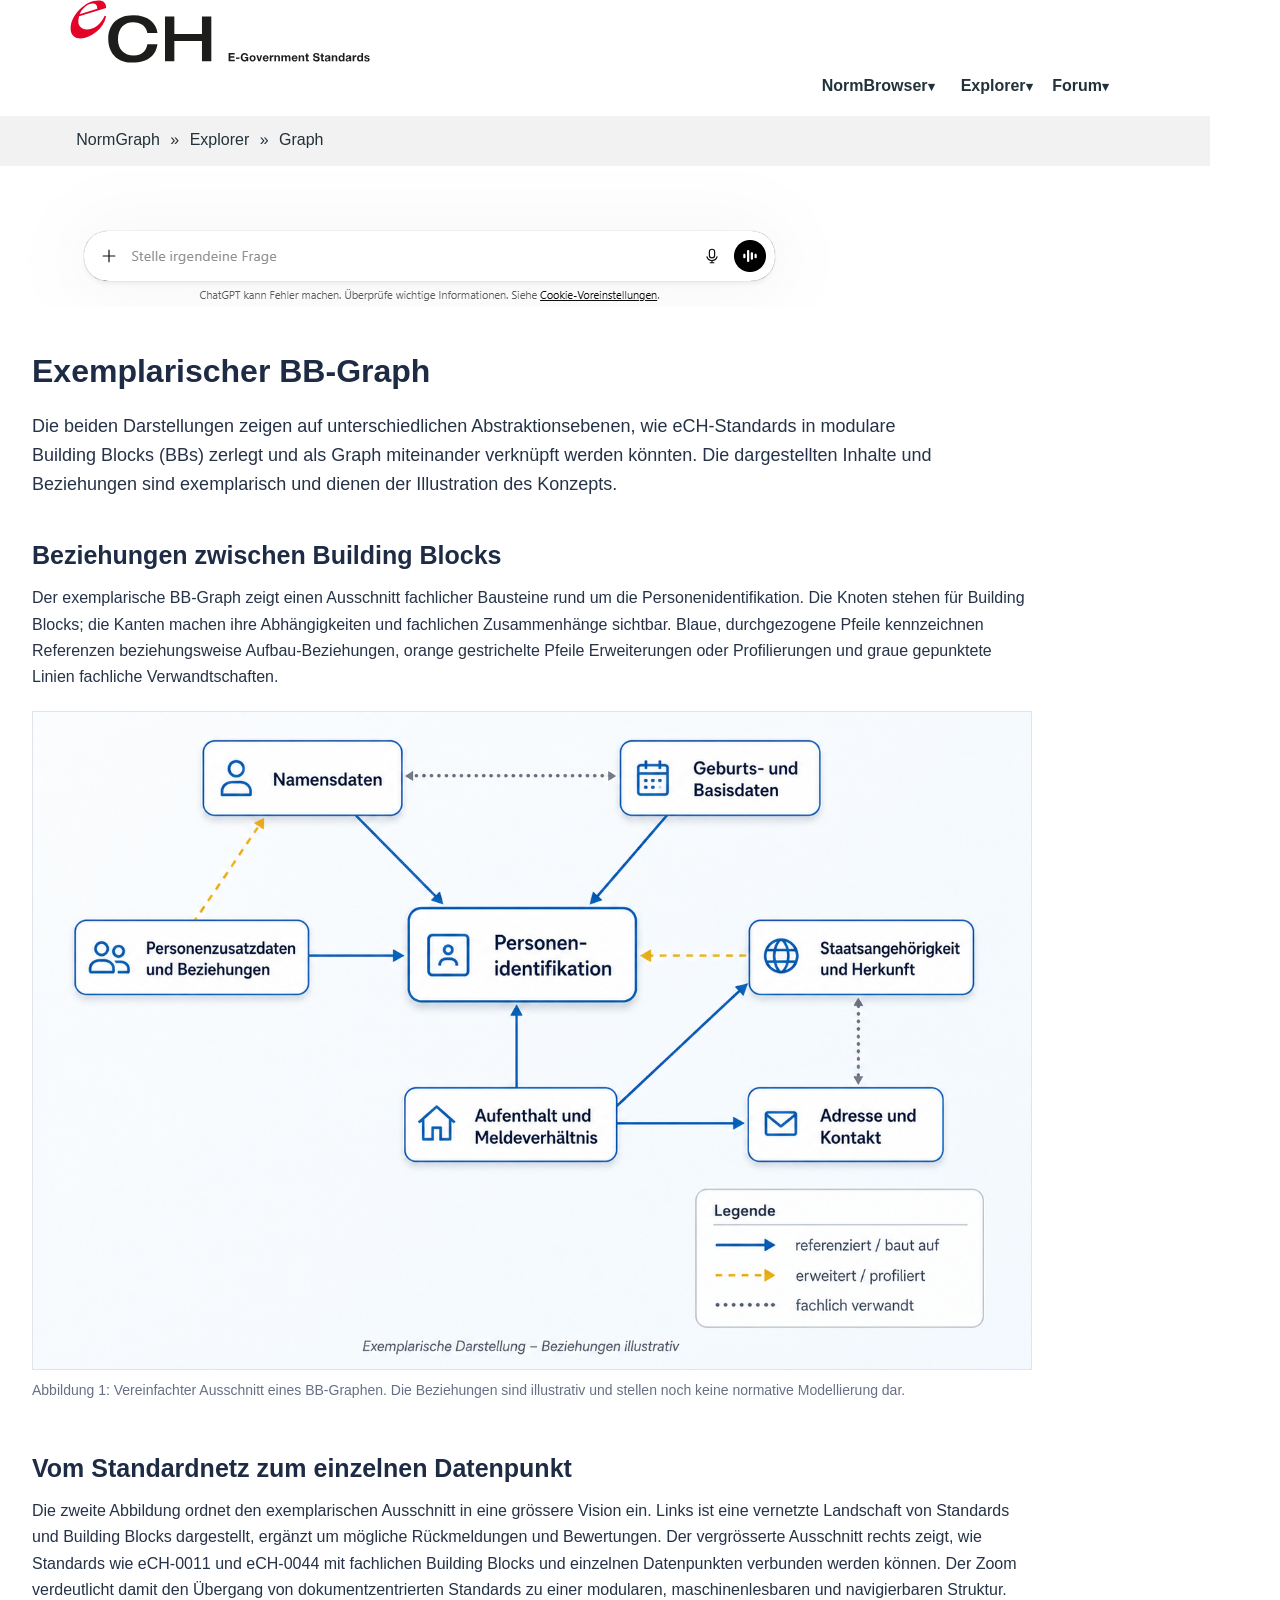
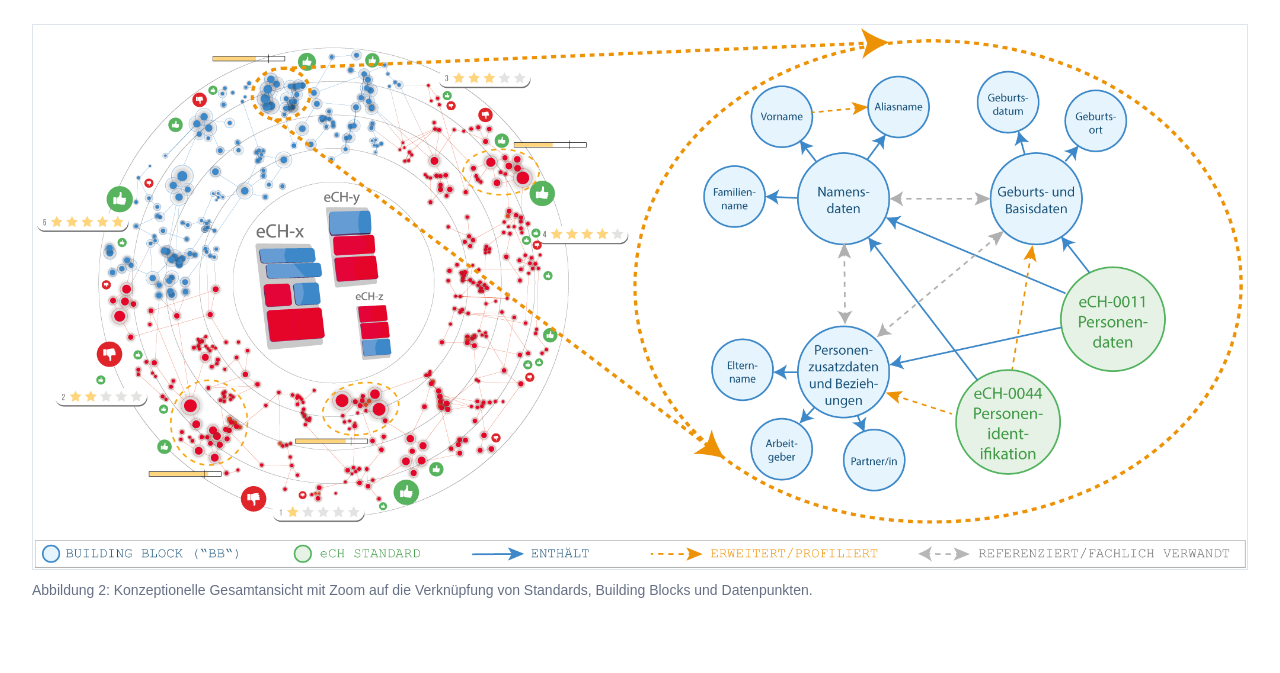
<file: 03_demo-platform/graph.html>
<!doctype html>
<html lang="de">
<head>
  <meta charset="utf-8">
  <meta name="viewport" content="width=device-width, initial-scale=1">
  <title>eCH Standards – Exemplarischer BB-Graph</title>
  <link rel="stylesheet" href="css/ech-style.css">
<link rel="icon" type="image/png" href="./img/favicon.png">
  <style>
    .graph-content {
      max-width: 1280px;
      margin: 40px auto 72px;
      padding: 0 32px;
      color: #253247;
      font-family: Arial, Helvetica, sans-serif;
    }

    .graph-content h1 {
      margin: 0 0 16px;
      color: #1e2b45;
    }

    .graph-intro {
      max-width: 920px;
      margin: 0 0 38px;
      font-size: 18px;
      line-height: 1.6;
    }

    .graph-figure {
      margin: 0 0 48px;
    }

    .graph-figure h2 {
      margin: 0 0 10px;
      color: #1e2b45;
      font-size: 25px;
    }

    .graph-figure > p {
      max-width: 1000px;
      margin: 0 0 20px;
      font-size: 16px;
      line-height: 1.65;
    }

    .graph-figure figure {
      margin: 0;
    }

    .graph-figure img {
      display: block;
      width: 100%;
      height: auto;
      border: 1px solid #dfe5ea;
      background: #fff;
    }

    .graph-figure--detail img {
      max-width: 1000px;
    }

    .graph-figure figcaption {
      max-width: 1000px;
      margin-top: 10px;
      color: #667085;
      font-size: 14px;
      line-height: 1.5;
    }

    @media (max-width: 720px) {
      .graph-content {
        margin-top: 28px;
        padding: 0 18px;
      }

      .graph-intro {
        font-size: 16px;
      }

      .graph-figure h2 {
        font-size: 22px;
      }
    }
  </style>
</head>

<body>
  <table width="100%" border="0" cellspacing="0" cellpadding="0">
    <tbody>
      <tr>
        <td width="100"></td>
        <td>
          <a href="index.html"><img src="img/logo-ech.svg" alt="eCH" width="300"></a>
        </td>
        <td></td>
        <td></td>
        <td width="100"></td>
      </tr>

      <tr>
        <td width="100"></td>
        <td width="1029"></td>

        <td width="150">
          <div class="nav-dropdown">
            <a class="site-nav__link" href="normbrowser.html">NormBrowser</a>
          </div>
        </td>

        <td width="100">
          <div class="nav-dropdown">
            <a class="site-nav__link" href="#">Explorer</a>
            <ul class="dropdown-menu">
              <li><a href="interop_matrix.html">Interopmatrix</a></li>
              <li><a href="http://localhost:7474/browser/">Graph</a></li>
            </ul>
          </div>
        </td>

        <td width="200">
          <div class="nav-dropdown">
            <a class="site-nav__link" href="#">Forum</a>
            <ul class="dropdown-menu">
              <li><a href="discussions.html">All</a></li>
              <li><a href="discussions.html">eCH Private</a></li>
            </ul>
          </div>
        </td>
        <td width="100"></td>
      </tr>

      <tr height="5">
        <td></td>
        <td></td>
        <td></td>
        <td width="100"></td>
      </tr>

      <tr height="50">
        <td width="100" bgcolor="#f1f2f1"></td>
        <td bgcolor="#f1f2f1">
          <a class="dropdown-link" href="index.html">NormGraph</a> »
          <a class="dropdown-link" href="index.html">Explorer</a> »
          <a class="dropdown-link" href="graph.html">Graph</a>
        </td>
        <td bgcolor="#f1f2f1"></td>
        <td bgcolor="#f1f2f1"></td>
        <td width="100" bgcolor="#f1f2f1"></td>
      </tr>

      <tr height="5">
        <td></td>
        <td></td>
        <td></td>
        <td width="100"></td>
      </tr>
    </tbody>
  </table>

  <img src="img/chatgpt.png" alt="">

  <main class="graph-content">
    <h1>Exemplarischer BB-Graph</h1>
    <p class="graph-intro">
      Die beiden Darstellungen zeigen auf unterschiedlichen Abstraktionsebenen, wie eCH-Standards in modulare Building Blocks (BBs) zerlegt und als Graph miteinander verknüpft werden könnten. Die dargestellten Inhalte und Beziehungen sind exemplarisch und dienen der Illustration des Konzepts.
    </p>

    <section class="graph-figure graph-figure--detail" aria-labelledby="detail-title">
      <h2 id="detail-title">Beziehungen zwischen Building Blocks</h2>
      <p>
        Der exemplarische BB-Graph zeigt einen Ausschnitt fachlicher Bausteine rund um die Personenidentifikation. Die Knoten stehen für Building Blocks; die Kanten machen ihre Abhängigkeiten und fachlichen Zusammenhänge sichtbar. Blaue, durchgezogene Pfeile kennzeichnen Referenzen beziehungsweise Aufbau-Beziehungen, orange gestrichelte Pfeile Erweiterungen oder Profilierungen und graue gepunktete Linien fachliche Verwandtschaften.
      </p>
      <figure>
        <img
          src="img/Exemplarischer_Graph.png"
          alt="Exemplarischer Graph mit Building Blocks rund um die Personenidentifikation und drei unterschiedlichen Beziehungstypen"
          width="1448"
          height="954"
        >
        <figcaption>
          Abbildung 1: Vereinfachter Ausschnitt eines BB-Graphen. Die Beziehungen sind illustrativ und stellen noch keine normative Modellierung dar.
        </figcaption>
      </figure>
    </section>

    <section class="graph-figure" aria-labelledby="overview-title">
      <h2 id="overview-title">Vom Standardnetz zum einzelnen Datenpunkt</h2>
      <p>
        Die zweite Abbildung ordnet den exemplarischen Ausschnitt in eine grössere Vision ein. Links ist eine vernetzte Landschaft von Standards und Building Blocks dargestellt, ergänzt um mögliche Rückmeldungen und Bewertungen. Der vergrösserte Ausschnitt rechts zeigt, wie Standards wie eCH-0011 und eCH-0044 mit fachlichen Building Blocks und einzelnen Datenpunkten verbunden werden können. Der Zoom verdeutlicht damit den Übergang von dokumentzentrierten Standards zu einer modularen, maschinenlesbaren und navigierbaren Struktur.
      </p>
      <figure>
        <img
          src="img/symbol_project_picture_eCH_ZHAW_Zoom.png"
          alt="Konzeptionelle Gesamtansicht einer vernetzten Standardlandschaft mit vergrössertem Ausschnitt von eCH-Standards, Building Blocks und Datenpunkten"
          width="2048"
          height="919"
        >
        <figcaption>
          Abbildung 2: Konzeptionelle Gesamtansicht mit Zoom auf die Verknüpfung von Standards, Building Blocks und Datenpunkten.
        </figcaption>
      </figure>
    </section>
  </main>
</body>
</html>
</file>
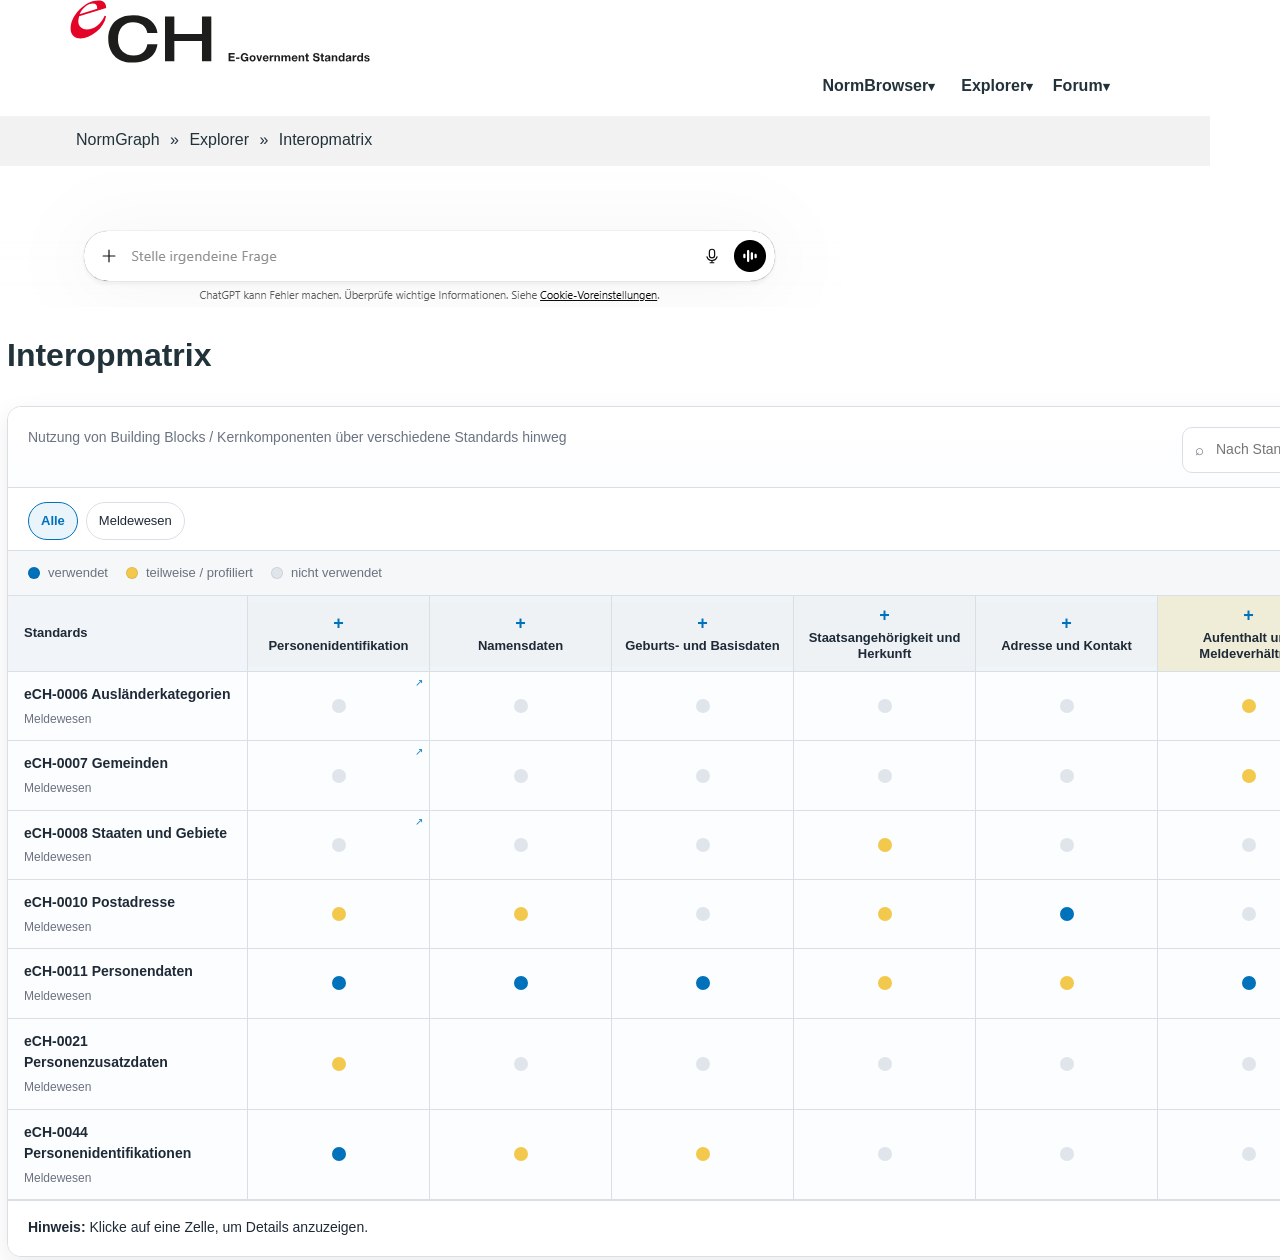
<file: 03_demo-platform/interop_matrix.html>
<!doctype html>
<html>
<head>
<meta charset="utf-8">
<title>eCH Standards</title>
<link rel="stylesheet" href="css/ech-style.css">
<link rel="icon" type="image/png" href="./img/favicon.png">
</head>

<body>
<table width="100%" border="0" cellspacing="0" cellpadding="0">
  <tbody>
    <tr>
      <td width="100"></td>
      <td>
        <a href="index.html"><img src="img/logo-ech.svg" alt="" width="300"></a>
      </td>
      <td></td>
      <td></td>
      <td width="100"></td>
    </tr>

    <tr>
	<td width="100"></td>
      <td width="1029"></td>
		
	  <td width="150">
        <div class="nav-dropdown">

          <a class="site-nav__link" href="normbrowser.html">NormBrowser</a>

        </div>
      </td>

      <td width="100">
        <div class="nav-dropdown">

          <a class="site-nav__link" href="#">Explorer</a>

          <ul class="dropdown-menu">
            <li><a href="interop_matrix.html">Interopmatrix</a></li>
            <li><a href="graph.html">Graph</a></li>
          </ul>

        </div>
      </td>

      <td width="200">

        <div class="nav-dropdown">

          <a class="site-nav__link" href="#">Forum</a>

          <ul class="dropdown-menu">
            <li><a href="discussions.html">All</a></li>
            <li><a href="discussions.html">eCH Private</a></li>
          </ul>

        </div>

      </td>
		<td width="100"></td>
    </tr>

    <tr height="5">
      <td></td>
      <td></td>
      <td></td>
      <td width="100"></td>
    </tr>

    <tr height="50">
      <td width="100" bgcolor="#f1f2f1"></td>
      <td bgcolor="#f1f2f1">
        <a class="dropdown-link" href="index.html">NormGraph</a> »
        <a class="dropdown-link" href="index.html">Explorer</a> »
        <a class="dropdown-link" href="explorer_matrix.html">Interopmatrix</a>
      </td>
      <td bgcolor="#f1f2f1"></td>
      <td bgcolor="#f1f2f1"></td>
      <td width="100" bgcolor="#f1f2f1"></td>
    </tr>

    <tr height="5">
      <td></td>
      <td></td>
      <td></td>
      <td width="100"></td>
    </tr>
  </tbody>
</table>

<img src="img/chatgpt.png" alt=""/>

<table width="100%" border="0">
  <tbody>
    <tr>
      <td width="100"></td>
      <td><h1>Interopmatrix</h1></td>
    </tr>
    <tr>
      <td width="100"></td>
      <td>

<section class="interopmatrix-section">
  <div class="interopmatrix-shell">
    <div class="interop-toolbar">
      <div class="interop-toolbar-left">
        <p class="interop-subtitle">
          Nutzung von Building Blocks / Kernkomponenten über verschiedene Standards hinweg
        </p>
      </div>

      <div class="interop-toolbar-right">
        <label class="interop-search">
          <span class="interop-search-icon">⌕</span>
          <input
            type="text"
            id="interopSearch"
            placeholder="Nach Standard oder Building Block suchen …"
            aria-label="Interopmatrix durchsuchen"
          />
        </label>
      </div>
    </div>

    <div class="interop-filters" id="interopFilters"></div>

    <div class="interop-legend">
      <span class="legend-item">
        <span class="legend-dot dot-used"></span> verwendet
      </span>
      <span class="legend-item">
        <span class="legend-dot dot-partial"></span> teilweise / profiliert
      </span>
      <span class="legend-item">
        <span class="legend-dot dot-empty"></span> nicht verwendet
      </span>
    </div>

    <div class="interop-matrix-wrap">
      <table class="interop-matrix" id="interopMatrix">
        <thead id="interopHead"></thead>
        <tbody id="interopBody"></tbody>
      </table>
    </div>

    <div class="interop-detail" id="interopDetail">
      <strong>Hinweis:</strong> Klicke auf eine Zelle, um Details anzuzeigen.
    </div>
  </div>
</section>

<style>
  .interopmatrix-section {
    --im-bg: #ffffff;
    --im-surface: #ffffff;
    --im-surface-soft: #f5f7f8;
    --im-border: #d9e0e5;
    --im-text: #1f2a37;
    --im-muted: #6b7280;
    --im-accent: #0071bb;
    --im-accent-soft: #eaf4fb;
    --im-shadow: 0 8px 24px rgba(15, 23, 42, 0.08);
    --im-radius: 14px;
    --im-sticky-left-width: 240px;

    font-family: Arial, Helvetica, sans-serif;
    color: var(--im-text);
  }

  .interopmatrix-shell {
    background: var(--im-bg);
    border: 1px solid var(--im-border);
    border-radius: var(--im-radius);
    box-shadow: var(--im-shadow);
    overflow: hidden;
  }

  .interop-toolbar {
    display: flex;
    justify-content: space-between;
    gap: 16px;
    align-items: flex-start;
    padding: 20px 20px 14px 20px;
    border-bottom: 1px solid var(--im-border);
    background: linear-gradient(to bottom, #fff, #fcfdff);
  }

  .interop-subtitle {
    margin: 0;
    font-size: 14px;
    color: var(--im-muted);
  }

  .interop-toolbar-right {
    min-width: 320px;
  }

  .interop-search {
    display: flex;
    align-items: center;
    gap: 10px;
    border: 1px solid var(--im-border);
    background: #fff;
    border-radius: 10px;
    padding: 10px 12px;
  }

  .interop-search:focus-within {
    border-color: var(--im-accent);
    box-shadow: 0 0 0 3px rgba(0, 113, 187, 0.12);
  }

  .interop-search-icon {
    color: var(--im-muted);
    font-size: 15px;
    line-height: 1;
  }

  .interop-search input {
    border: 0;
    outline: none;
    width: 100%;
    font-size: 14px;
    background: transparent;
    color: var(--im-text);
  }

  .interop-filters {
    display: flex;
    flex-wrap: wrap;
    gap: 8px;
    padding: 14px 20px 10px 20px;
    border-bottom: 1px solid var(--im-border);
    background: var(--im-surface);
  }

  .interop-chip {
    appearance: none;
    border: 1px solid var(--im-border);
    background: #fff;
    color: var(--im-text);
    border-radius: 999px;
    padding: 8px 12px;
    font-size: 13px;
    cursor: pointer;
    transition: all 0.15s ease;
  }

  .interop-chip:hover {
    border-color: var(--im-accent);
    color: var(--im-accent);
  }

  .interop-chip.active {
    background: var(--im-accent-soft);
    border-color: var(--im-accent);
    color: var(--im-accent);
    font-weight: 700;
  }

  .interop-legend {
    display: flex;
    gap: 18px;
    flex-wrap: wrap;
    padding: 12px 20px;
    border-bottom: 1px solid var(--im-border);
    background: var(--im-surface-soft);
    font-size: 13px;
    color: var(--im-muted);
  }

  .legend-item {
    display: inline-flex;
    align-items: center;
    gap: 8px;
  }

  .legend-dot {
    width: 12px;
    height: 12px;
    border-radius: 50%;
    display: inline-block;
    border: 1px solid rgba(0, 0, 0, 0.08);
  }

  .dot-used {
    background: var(--im-accent);
  }

  .dot-partial {
    background: #f2c94c;
  }

  .dot-empty {
    background: #dfe5ea;
  }

  .interop-matrix-wrap {
    overflow: auto;
    max-height: 70vh;
    background: #fff;
  }

  .interop-matrix {
    border-collapse: separate;
    border-spacing: 0;
    width: max-content;
    min-width: 100%;
    table-layout: fixed;
  }

  .interop-matrix.no-expanded {
    table-layout: fixed;
  }

  .interop-matrix.no-expanded .col-group-head,
  .interop-matrix.no-expanded .group-summary {
    width: var(--uniform-col-width);
    min-width: var(--uniform-col-width);
    max-width: var(--uniform-col-width);
  }

  .interop-matrix th,
  .interop-matrix td {
    border-right: 1px solid var(--im-border);
    border-bottom: 1px solid var(--im-border);
    padding: 0;
    text-align: center;
    background: #fff;
  }

  .interop-matrix thead th {
    position: sticky;
    top: 0;
    z-index: 5;
    background: #f8fafc;
  }

  .interop-matrix .corner {
    left: 0;
    z-index: 8;
    position: sticky;
    width: var(--im-sticky-left-width);
    min-width: var(--im-sticky-left-width);
    max-width: var(--im-sticky-left-width);
    background: #f1f5f9;
    text-align: left;
    padding: 14px 16px;
    font-size: 13px;
    font-weight: 700;
  }

  .interop-matrix .row-head {
    position: sticky;
    left: 0;
    z-index: 4;
    min-width: var(--im-sticky-left-width);
    max-width: var(--im-sticky-left-width);
    text-align: left;
    padding: 12px 16px;
    background: #fcfdff;
    font-size: 14px;
    font-weight: 600;
  }

  .interop-matrix .row-head small {
    display: block;
    margin-top: 4px;
    color: var(--im-muted);
    font-weight: 400;
    font-size: 12px;
  }

  .interop-matrix .col-group-head {
    min-width: 72px;
    background: #eef4f8;
    border-bottom: 1px solid var(--im-border);
    padding: 0;
  }

  .col-group-toggle {
    all: unset;
    box-sizing: border-box;
    width: 100%;
    min-height: 64px;
    display: flex;
    flex-direction: column;
    align-items: center;
    justify-content: center;
    gap: 6px;
    cursor: pointer;
    padding: 10px 8px;
    font-size: 13px;
    font-weight: 700;
    color: var(--im-text);
    background: #eef4f8;
    transition: background 0.2s ease, transform 0.2s ease;
  }

  .col-group-toggle:hover {
    background: #e4eef6;
  }

  .col-group-toggle .toggle-symbol {
    font-size: 18px;
    line-height: 1;
    color: var(--im-accent);
  }

  .col-group-toggle .toggle-label {
    text-align: center;
    line-height: 1.2;
  }

  .col-group-toggle.used {
    background: rgba(0, 113, 187, 0.08);
  }

  .col-group-toggle.partial {
    background: rgba(242, 201, 76, 0.18);
  }

  .col-group-toggle.empty {
    background: #eef2f5;
  }

  .interop-matrix .col-head,
  .interop-matrix .cell {
    transition:
      width 0.2s ease,
      min-width 0.2s ease,
      max-width 0.2s ease,
      background 0.12s ease;
    overflow: hidden;
  }

  .interop-matrix .group-summary {
    width: 52px;
    min-width: 52px;
    max-width: 52px;
    background: #f7fafc;
    transition:
      width 0.2s ease,
      min-width 0.2s ease,
      max-width 0.2s ease;
  }

  .interop-matrix .group-summary.is-expanded {
    width: 64px;
    min-width: 64px;
    max-width: 64px;
  }

  .interop-matrix .sub-col-head,
  .interop-matrix .sub-cell {
    width: 52px;
    min-width: 52px;
    max-width: 52px;
  }

  .interop-matrix .group-summary > div,
  .interop-matrix .sub-col-head > div {
    writing-mode: vertical-rl;
    transform: rotate(180deg);
    white-space: nowrap;
    padding: 14px 8px;
    min-height: 180px;
    font-size: 13px;
    font-weight: 600;
    display: flex;
    align-items: center;
    justify-content: center;
    text-align: center;
  }

  .interop-matrix .cell {
    height: 46px;
    cursor: pointer;
    position: relative;
  }

  .interop-matrix .cell:hover {
    background: #f8fbfe;
  }

  .interop-matrix .cell a,
  .interop-matrix .cell button {
    all: unset;
    width: 100%;
    height: 100%;
    display: grid;
    place-items: center;
    cursor: pointer;
    position: relative;
  }

  .interop-matrix .cell a {
    text-decoration: none;
  }

  .interop-matrix .cell.has-link a::after {
    content: "↗";
    position: absolute;
    top: 6px;
    right: 6px;
    font-size: 10px;
    line-height: 1;
    color: var(--im-accent);
    opacity: 0.9;
  }

  .interop-matrix .cell.has-link a::before {
    content: "BB-Seite öffnen";
    position: absolute;
    bottom: calc(100% + 8px);
    left: 50%;
    transform: translateX(-50%) translateY(4px);
    background: #1f2a37;
    color: #fff;
    font-size: 12px;
    line-height: 1.2;
    white-space: nowrap;
    padding: 6px 8px;
    border-radius: 6px;
    box-shadow: 0 6px 18px rgba(15, 23, 42, 0.18);
    opacity: 0;
    pointer-events: none;
    transition: opacity 0.15s ease, transform 0.15s ease;
    z-index: 20;
  }

  .interop-matrix .cell.has-link a:hover::before,
  .interop-matrix .cell.has-link a:focus::before {
    opacity: 1;
    transform: translateX(-50%) translateY(0);
  }

  .interop-matrix .cell.has-link a:hover .status-dot,
  .interop-matrix .cell.has-link a:focus .status-dot {
    transform: scale(1.08);
    box-shadow: 0 0 0 4px rgba(0, 113, 187, 0.12);
  }

  .interop-matrix .status-dot {
    width: 14px;
    height: 14px;
    border-radius: 50%;
    display: inline-block;
    transition: transform 0.15s ease, box-shadow 0.15s ease;
  }

  .interop-matrix .used .status-dot {
    background: var(--im-accent);
  }

  .interop-matrix .partial .status-dot {
    background: #f2c94c;
  }

  .interop-matrix .empty .status-dot {
    background: #dfe5ea;
  }

  .interop-matrix .group-cell {
    background: #fbfdff;
  }

  .interop-matrix .sub-cell {
    background: #ffffff;
  }

  .interop-detail {
    border-top: 1px solid var(--im-border);
    padding: 16px 20px 18px 20px;
    background: #fff;
    font-size: 14px;
    line-height: 1.5;
  }

  .interop-detail .detail-meta {
    margin-top: 8px;
    color: var(--im-muted);
    font-size: 13px;
  }

  @media (max-width: 900px) {
    .interop-toolbar {
      flex-direction: column;
    }

    .interop-toolbar-right {
      min-width: 100%;
      width: 100%;
    }

    .interopmatrix-shell {
      border-radius: 10px;
    }
  }
</style>

<script>
(function () {
  const standards = [
    { id: "ech0006", name: "eCH-0006 Ausländerkategorien", category: "Meldewesen" },
    { id: "ech0007", name: "eCH-0007 Gemeinden", category: "Meldewesen" },
    { id: "ech0008", name: "eCH-0008 Staaten und Gebiete", category: "Meldewesen" },
    { id: "ech0010", name: "eCH-0010 Postadresse", category: "Meldewesen" },
    { id: "ech0011", name: "eCH-0011 Personendaten", category: "Meldewesen" },
    { id: "ech0021", name: "eCH-0021 Personenzusatzdaten", category: "Meldewesen" },
    { id: "ech0044", name: "eCH-0044 Personenidentifikationen", category: "Meldewesen" }
  ];

const columnGroups = [
  {
    id: "personenidentifikation",
    name: "Personenidentifikation",
    group: "eCH-0044",
    children: [
      { id: "personId", name: "Personenidentifikator", xml: "personId" },
      { id: "vn", name: "AHV-Versichertennummer", xml: "vn" },
      { id: "officialName", name: "Familienname", xml: "officialName" },
      { id: "firstName", name: "Vorname", xml: "firstName" },
      { id: "originalName", name: "Ledigname", xml: "originalName" },
      { id: "sex", name: "Geschlecht", xml: "sex" },
      { id: "dateOfBirth", name: "Geburtsdatum", xml: "dateOfBirth" }
    ]
  },
  {
    id: "namensdaten",
    name: "Namensdaten",
    group: "eCH-0011",
    children: [
      { id: "officialName", name: "Familienname", xml: "officialName" },
      { id: "firstName", name: "Vorname", xml: "firstName" },
      { id: "originalName", name: "Ledigname", xml: "originalName" },
      { id: "allianceName", name: "Allianzname", xml: "allianceName" },
      { id: "aliasName", name: "Aliasname", xml: "aliasName" },
      { id: "otherName", name: "Weiterer amtlicher Name", xml: "otherName" },
      { id: "callName", name: "Rufname", xml: "callName" },
      { id: "nameOnForeignPassport", name: "Name im ausländischen Pass", xml: "nameOnForeignPassport" },
      { id: "declaredForeignName", name: "Deklarierter ausländischer Name", xml: "declaredForeignName" },
      { id: "foreignerName", name: "Ausländischer Name", xml: "foreignerName" }
    ]
  },
  {
    id: "geburts_und_basisdaten",
    name: "Geburts- und Basisdaten",
    group: "eCH-0011",
    children: [
      { id: "dateOfBirth", name: "Geburtsdatum", xml: "dateOfBirth" },
      { id: "placeOfBirth", name: "Geburtsort", xml: "placeOfBirth" },
      { id: "sex", name: "Geschlecht", xml: "sex" }
    ]
  },
  {
    id: "staatsangehoerigkeit_und_herkunft",
    name: "Staatsangehörigkeit und Herkunft",
    group: "eCH-0008 / eCH-0011",
    children: [
      { id: "nationalityStatus", name: "Status Staatsangehörigkeit", xml: "nationalityStatus" },
      { id: "country", name: "Staat", xml: "country" },
      { id: "countryId", name: "Staaten-ID", xml: "countryId" },
      { id: "countryIdISO2", name: "ISO-Ländercode", xml: "countryIdISO2" },
      { id: "countryNameShort", name: "Kurzbezeichnung Staat", xml: "countryNameShort" },
      { id: "originName", name: "Heimatort", xml: "originName" },
      { id: "placeOfOriginId", name: "Heimatort-ID", xml: "placeOfOriginId" },
      { id: "canton", name: "Heimatkanton", xml: "canton" },
      { id: "historyMunicipalityId", name: "Historisierte Gemeindenummer", xml: "historyMunicipalityId" }
    ]
  },
  {
    id: "adresse_und_kontakt",
    name: "Adresse und Kontakt",
    group: "eCH-0010",
    children: [
      { id: "addressLine1", name: "Adresszeile 1", xml: "addressLine1" },
      { id: "addressLine2", name: "Adresszeile 2", xml: "addressLine2" },
      { id: "street", name: "Strasse", xml: "street" },
      { id: "houseNumber", name: "Hausnummer", xml: "houseNumber" },
      { id: "dwellingNumber", name: "Wohnungsnummer", xml: "dwellingNumber" },
      { id: "postOfficeBoxNumber", name: "Postfachnummer", xml: "postOfficeBoxNumber" },
      { id: "postOfficeBoxText", name: "Postfachtext", xml: "postOfficeBoxText" },
      { id: "swissZipCode", name: "Postleitzahl (CH)", xml: "swissZipCode" },
      { id: "swissZipCodeAddOn", name: "PLZ-Zusatzziffer", xml: "swissZipCodeAddOn" },
      { id: "swissZipCodeId", name: "PLZ-Ordnungsziffer", xml: "swissZipCodeId" },
      { id: "foreignZipCode", name: "Postleitzahl Ausland", xml: "foreignZipCode" },
      { id: "locality", name: "Gebiet", xml: "locality" },
      { id: "town", name: "Ortsname", xml: "town" },
      { id: "country_address", name: "Staat", xml: "country" },
      { id: "addressValidFrom", name: "Adresse gültig ab", xml: "addressValidFrom" },
      { id: "addressValidTo", name: "Adresse gültig bis", xml: "addressValidTo" }
    ]
  },
  {
    id: "aufenthalt_und_meldeverhaeltnis",
    name: "Aufenthalt und Meldeverhältnis",
    group: "eCH-0006 / eCH-0007 / eCH-0011",
    children: [
      { id: "reportingMunicipality", name: "Meldegemeinde", xml: "reportingMunicipality" },
      { id: "municipalityId", name: "Gemeindekennung", xml: "municipalityId" },
      { id: "municipalityName", name: "Gemeindename", xml: "municipalityName" },
      { id: "cantonAbbreviation", name: "Kantonskürzel", xml: "cantonAbbreviation" },
      { id: "historyMunicipalityId_residence", name: "Historisierte Gemeindenummer", xml: "historyMunicipalityId" },
      { id: "typeOfResidence", name: "Art des Meldeverhältnisses", xml: "typeOfResidence" },
      { id: "arrivalDate", name: "Zuzugsdatum", xml: "arrivalDate" },
      { id: "departureDate", name: "Wegzugsdatum", xml: "departureDate" },
      { id: "comesFrom", name: "Herkunftsort", xml: "comesFrom" },
      { id: "goesTo", name: "Zielort", xml: "goesTo" },
      { id: "dwellingAddress", name: "Wohnadresse", xml: "dwellingAddress" },
      { id: "residencePermit", name: "Ausländerkategorie", xml: "residencePermit" },
      { id: "residencePermitValidFrom", name: "Ausländerkategorie gültig ab", xml: "residencePermitValidFrom" },
      { id: "residencePermitTill", name: "Ausländerkategorie gültig bis", xml: "residencePermitTill" },
      { id: "entryDate", name: "Einreisedatum", xml: "entryDate" }
    ]
  },
  {
    id: "personenzusatzdaten_und_beziehungen",
    name: "Personenzusatzdaten und Beziehungen",
    group: "eCH-0021",
    children: [
      { id: "nameOfParent", name: "Elternname", xml: "nameOfParent" },
      { id: "partner", name: "Partnerin / Partner", xml: "partner" },
      { id: "parentalRelationship", name: "Elternbeziehung", xml: "parentalRelationship" },
      { id: "guardianRelationship", name: "Vormundschaft / Beistandschaft", xml: "guardianRelationship" },
      { id: "typeOfRelationship", name: "Beziehungstyp", xml: "typeOfRelationship" },
      { id: "jobTitle", name: "Berufsbezeichnung", xml: "jobTitle" },
      { id: "employer", name: "Arbeitgeber", xml: "employer" },
      { id: "placeOfWork", name: "Arbeitsort", xml: "placeOfWork" },
      { id: "addressLock", name: "Adresssperre", xml: "addressLock" },
      { id: "dataLock", name: "Datensperre", xml: "dataLock" },
      { id: "paperLock", name: "Akten- / Papiersperre", xml: "paperLock" },
      { id: "naturalizationDate", name: "Einbürgerungsdatum", xml: "naturalizationDate" },
      { id: "expatriationDate", name: "Ausbürgerungsdatum", xml: "expatriationDate" }
    ]
  }
];

  const usageMatrix = {
  ech0006: {
    personId: "empty",
    vn: "empty",
    officialName: "empty",
    firstName: "empty",
    originalName: "empty",
    sex: "empty",
    dateOfBirth: "empty",

    allianceName: "empty",
    aliasName: "empty",
    otherName: "empty",
    callName: "empty",
    nameOnForeignPassport: "empty",
    declaredForeignName: "empty",
    foreignerName: "empty",

    placeOfBirth: "empty",

    nationalityStatus: "empty",
    country: "empty",
    countryId: "empty",
    countryIdISO2: "empty",
    countryNameShort: "empty",
    originName: "empty",
    placeOfOriginId: "empty",
    canton: "empty",
    historyMunicipalityId: "empty",

    addressLine1: "empty",
    addressLine2: "empty",
    street: "empty",
    houseNumber: "empty",
    dwellingNumber: "empty",
    postOfficeBoxNumber: "empty",
    postOfficeBoxText: "empty",
    swissZipCode: "empty",
    swissZipCodeAddOn: "empty",
    swissZipCodeId: "empty",
    foreignZipCode: "empty",
    locality: "empty",
    town: "empty",
    country_address: "empty",
    addressValidFrom: "empty",
    addressValidTo: "empty",

    reportingMunicipality: "empty",
    municipalityId: "empty",
    municipalityName: "empty",
    cantonAbbreviation: "empty",
    historyMunicipalityId_residence: "empty",
    typeOfResidence: "empty",
    arrivalDate: "empty",
    departureDate: "empty",
    comesFrom: "empty",
    goesTo: "empty",
    dwellingAddress: "empty",
    residencePermit: "used",
    residencePermitValidFrom: "empty",
    residencePermitTill: "empty",
    entryDate: "empty",

    nameOfParent: "empty",
    partner: "empty",
    parentalRelationship: "empty",
    guardianRelationship: "empty",
    typeOfRelationship: "empty",
    jobTitle: "empty",
    employer: "empty",
    placeOfWork: "empty",
    addressLock: "empty",
    dataLock: "empty",
    paperLock: "empty",
    naturalizationDate: "empty",
    expatriationDate: "empty"
  },

  ech0007: {
    personId: "empty",
    vn: "empty",
    officialName: "empty",
    firstName: "empty",
    originalName: "empty",
    sex: "empty",
    dateOfBirth: "empty",

    allianceName: "empty",
    aliasName: "empty",
    otherName: "empty",
    callName: "empty",
    nameOnForeignPassport: "empty",
    declaredForeignName: "empty",
    foreignerName: "empty",

    placeOfBirth: "empty",

    nationalityStatus: "empty",
    country: "empty",
    countryId: "empty",
    countryIdISO2: "empty",
    countryNameShort: "empty",
    originName: "empty",
    placeOfOriginId: "empty",
    canton: "empty",
    historyMunicipalityId: "empty",

    addressLine1: "empty",
    addressLine2: "empty",
    street: "empty",
    houseNumber: "empty",
    dwellingNumber: "empty",
    postOfficeBoxNumber: "empty",
    postOfficeBoxText: "empty",
    swissZipCode: "empty",
    swissZipCodeAddOn: "empty",
    swissZipCodeId: "empty",
    foreignZipCode: "empty",
    locality: "empty",
    town: "empty",
    country_address: "empty",
    addressValidFrom: "empty",
    addressValidTo: "empty",

    reportingMunicipality: "empty",
    municipalityId: "used",
    municipalityName: "used",
    cantonAbbreviation: "used",
    historyMunicipalityId_residence: "used",
    typeOfResidence: "empty",
    arrivalDate: "empty",
    departureDate: "empty",
    comesFrom: "empty",
    goesTo: "empty",
    dwellingAddress: "empty",
    residencePermit: "empty",
    residencePermitValidFrom: "empty",
    residencePermitTill: "empty",
    entryDate: "empty",

    nameOfParent: "empty",
    partner: "empty",
    parentalRelationship: "empty",
    guardianRelationship: "empty",
    typeOfRelationship: "empty",
    jobTitle: "empty",
    employer: "empty",
    placeOfWork: "empty",
    addressLock: "empty",
    dataLock: "empty",
    paperLock: "empty",
    naturalizationDate: "empty",
    expatriationDate: "empty"
  },

  ech0008: {
    personId: "empty",
    vn: "empty",
    officialName: "empty",
    firstName: "empty",
    originalName: "empty",
    sex: "empty",
    dateOfBirth: "empty",

    allianceName: "empty",
    aliasName: "empty",
    otherName: "empty",
    callName: "empty",
    nameOnForeignPassport: "empty",
    declaredForeignName: "empty",
    foreignerName: "empty",

    placeOfBirth: "empty",

    nationalityStatus: "empty",
    country: "used",
    countryId: "used",
    countryIdISO2: "used",
    countryNameShort: "used",
    originName: "empty",
    placeOfOriginId: "empty",
    canton: "empty",
    historyMunicipalityId: "empty",

    addressLine1: "empty",
    addressLine2: "empty",
    street: "empty",
    houseNumber: "empty",
    dwellingNumber: "empty",
    postOfficeBoxNumber: "empty",
    postOfficeBoxText: "empty",
    swissZipCode: "empty",
    swissZipCodeAddOn: "empty",
    swissZipCodeId: "empty",
    foreignZipCode: "empty",
    locality: "empty",
    town: "empty",
    country_address: "empty",
    addressValidFrom: "empty",
    addressValidTo: "empty",

    reportingMunicipality: "empty",
    municipalityId: "empty",
    municipalityName: "empty",
    cantonAbbreviation: "empty",
    historyMunicipalityId_residence: "empty",
    typeOfResidence: "empty",
    arrivalDate: "empty",
    departureDate: "empty",
    comesFrom: "empty",
    goesTo: "empty",
    dwellingAddress: "empty",
    residencePermit: "empty",
    residencePermitValidFrom: "empty",
    residencePermitTill: "empty",
    entryDate: "empty",

    nameOfParent: "empty",
    partner: "empty",
    parentalRelationship: "empty",
    guardianRelationship: "empty",
    typeOfRelationship: "empty",
    jobTitle: "empty",
    employer: "empty",
    placeOfWork: "empty",
    addressLock: "empty",
    dataLock: "empty",
    paperLock: "empty",
    naturalizationDate: "empty",
    expatriationDate: "empty"
  },

  ech0010: {
    personId: "empty",
    vn: "empty",
    officialName: "partial",
    firstName: "partial",
    originalName: "empty",
    sex: "empty",
    dateOfBirth: "empty",

    allianceName: "empty",
    aliasName: "empty",
    otherName: "empty",
    callName: "empty",
    nameOnForeignPassport: "empty",
    declaredForeignName: "empty",
    foreignerName: "empty",

    placeOfBirth: "empty",

    nationalityStatus: "empty",
    country: "empty",
    countryId: "used",
    countryIdISO2: "used",
    countryNameShort: "used",
    originName: "empty",
    placeOfOriginId: "empty",
    canton: "empty",
    historyMunicipalityId: "empty",

    addressLine1: "used",
    addressLine2: "used",
    street: "used",
    houseNumber: "used",
    dwellingNumber: "used",
    postOfficeBoxNumber: "used",
    postOfficeBoxText: "used",
    swissZipCode: "used",
    swissZipCodeAddOn: "used",
    swissZipCodeId: "used",
    foreignZipCode: "used",
    locality: "used",
    town: "used",
    country_address: "used",
    addressValidFrom: "used",
    addressValidTo: "used",

    reportingMunicipality: "empty",
    municipalityId: "empty",
    municipalityName: "empty",
    cantonAbbreviation: "empty",
    historyMunicipalityId_residence: "empty",
    typeOfResidence: "empty",
    arrivalDate: "empty",
    departureDate: "empty",
    comesFrom: "empty",
    goesTo: "empty",
    dwellingAddress: "empty",
    residencePermit: "empty",
    residencePermitValidFrom: "empty",
    residencePermitTill: "empty",
    entryDate: "empty",

    nameOfParent: "empty",
    partner: "empty",
    parentalRelationship: "empty",
    guardianRelationship: "empty",
    typeOfRelationship: "empty",
    jobTitle: "empty",
    employer: "empty",
    placeOfWork: "empty",
    addressLock: "empty",
    dataLock: "empty",
    paperLock: "empty",
    naturalizationDate: "empty",
    expatriationDate: "empty"
  },

  ech0011: {
    personId: "used",
    vn: "used",
    officialName: "used",
    firstName: "used",
    originalName: "used",
    sex: "used",
    dateOfBirth: "used",

    allianceName: "used",
    aliasName: "used",
    otherName: "used",
    callName: "used",
    nameOnForeignPassport: "used",
    declaredForeignName: "used",
    foreignerName: "used",

    placeOfBirth: "used",

    nationalityStatus: "used",
    country: "used",
    countryId: "partial",
    countryIdISO2: "partial",
    countryNameShort: "partial",
    originName: "used",
    placeOfOriginId: "used",
    canton: "used",
    historyMunicipalityId: "used",

    addressLine1: "partial",
    addressLine2: "partial",
    street: "partial",
    houseNumber: "partial",
    dwellingNumber: "partial",
    postOfficeBoxNumber: "partial",
    postOfficeBoxText: "partial",
    swissZipCode: "partial",
    swissZipCodeAddOn: "partial",
    swissZipCodeId: "partial",
    foreignZipCode: "partial",
    locality: "partial",
    town: "partial",
    country_address: "partial",
    addressValidFrom: "partial",
    addressValidTo: "partial",

    reportingMunicipality: "used",
    municipalityId: "used",
    municipalityName: "used",
    cantonAbbreviation: "used",
    historyMunicipalityId_residence: "used",
    typeOfResidence: "used",
    arrivalDate: "used",
    departureDate: "used",
    comesFrom: "used",
    goesTo: "used",
    dwellingAddress: "used",
    residencePermit: "used",
    residencePermitValidFrom: "used",
    residencePermitTill: "used",
    entryDate: "used",

    nameOfParent: "empty",
    partner: "empty",
    parentalRelationship: "empty",
    guardianRelationship: "empty",
    typeOfRelationship: "empty",
    jobTitle: "empty",
    employer: "empty",
    placeOfWork: "empty",
    addressLock: "empty",
    dataLock: "empty",
    paperLock: "empty",
    naturalizationDate: "empty",
    expatriationDate: "empty"
  },

  ech0021: {
    personId: "partial",
    vn: "partial",
    officialName: "empty",
    firstName: "empty",
    originalName: "empty",
    sex: "empty",
    dateOfBirth: "empty",

    allianceName: "empty",
    aliasName: "empty",
    otherName: "empty",
    callName: "empty",
    nameOnForeignPassport: "empty",
    declaredForeignName: "empty",
    foreignerName: "empty",

    placeOfBirth: "empty",

    nationalityStatus: "empty",
    country: "empty",
    countryId: "empty",
    countryIdISO2: "empty",
    countryNameShort: "empty",
    originName: "empty",
    placeOfOriginId: "empty",
    canton: "empty",
    historyMunicipalityId: "empty",

    addressLine1: "empty",
    addressLine2: "empty",
    street: "empty",
    houseNumber: "empty",
    dwellingNumber: "empty",
    postOfficeBoxNumber: "empty",
    postOfficeBoxText: "empty",
    swissZipCode: "empty",
    swissZipCodeAddOn: "empty",
    swissZipCodeId: "empty",
    foreignZipCode: "empty",
    locality: "empty",
    town: "empty",
    country_address: "empty",
    addressValidFrom: "empty",
    addressValidTo: "empty",

    reportingMunicipality: "empty",
    municipalityId: "empty",
    municipalityName: "empty",
    cantonAbbreviation: "empty",
    historyMunicipalityId_residence: "empty",
    typeOfResidence: "empty",
    arrivalDate: "empty",
    departureDate: "empty",
    comesFrom: "empty",
    goesTo: "empty",
    dwellingAddress: "empty",
    residencePermit: "empty",
    residencePermitValidFrom: "empty",
    residencePermitTill: "empty",
    entryDate: "empty",

    nameOfParent: "used",
    partner: "used",
    parentalRelationship: "used",
    guardianRelationship: "used",
    typeOfRelationship: "used",
    jobTitle: "used",
    employer: "used",
    placeOfWork: "used",
    addressLock: "used",
    dataLock: "used",
    paperLock: "used",
    naturalizationDate: "used",
    expatriationDate: "used"
  },

  ech0044: {
    personId: "used",
    vn: "used",
    officialName: "used",
    firstName: "used",
    originalName: "used",
    sex: "used",
    dateOfBirth: "used",

    allianceName: "empty",
    aliasName: "empty",
    otherName: "empty",
    callName: "empty",
    nameOnForeignPassport: "empty",
    declaredForeignName: "empty",
    foreignerName: "empty",

    placeOfBirth: "empty",

    nationalityStatus: "empty",
    country: "empty",
    countryId: "empty",
    countryIdISO2: "empty",
    countryNameShort: "empty",
    originName: "empty",
    placeOfOriginId: "empty",
    canton: "empty",
    historyMunicipalityId: "empty",

    addressLine1: "empty",
    addressLine2: "empty",
    street: "empty",
    houseNumber: "empty",
    dwellingNumber: "empty",
    postOfficeBoxNumber: "empty",
    postOfficeBoxText: "empty",
    swissZipCode: "empty",
    swissZipCodeAddOn: "empty",
    swissZipCodeId: "empty",
    foreignZipCode: "empty",
    locality: "empty",
    town: "empty",
    country_address: "empty",
    addressValidFrom: "empty",
    addressValidTo: "empty",

    reportingMunicipality: "empty",
    municipalityId: "empty",
    municipalityName: "empty",
    cantonAbbreviation: "empty",
    historyMunicipalityId_residence: "empty",
    typeOfResidence: "empty",
    arrivalDate: "empty",
    departureDate: "empty",
    comesFrom: "empty",
    goesTo: "empty",
    dwellingAddress: "empty",
    residencePermit: "empty",
    residencePermitValidFrom: "empty",
    residencePermitTill: "empty",
    entryDate: "empty",

    nameOfParent: "empty",
    partner: "empty",
    parentalRelationship: "empty",
    guardianRelationship: "empty",
    typeOfRelationship: "empty",
    jobTitle: "empty",
    employer: "empty",
    placeOfWork: "empty",
    addressLock: "empty",
    dataLock: "empty",
    paperLock: "empty",
    naturalizationDate: "empty",
    expatriationDate: "empty"
  }
};

  const cellLinks = {
    "ech0006-personenidentifikation": "bb1/bb1.html",
    "ech0007-personenidentifikation": "bb2/bb2.html",
    "ech0008-personenidentifikation": "bb3/bb3.html"
  };

  const matrixTable = document.getElementById("interopMatrix");
  const matrixHead = document.getElementById("interopHead");
  const matrixBody = document.getElementById("interopBody");
  const filtersEl = document.getElementById("interopFilters");
  const searchEl = document.getElementById("interopSearch");
  const detailEl = document.getElementById("interopDetail");

  const categories = ["Alle", ...new Set(standards.map(s => s.category))];
  let activeCategory = "Alle";
  let searchTerm = "";
  const expandedGroups = new Set();

  function renderFilters() {
    filtersEl.innerHTML = "";
    categories.forEach(cat => {
      const btn = document.createElement("button");
      btn.className = "interop-chip" + (cat === activeCategory ? " active" : "");
      btn.textContent = cat;
      btn.type = "button";
      btn.addEventListener("click", () => {
        activeCategory = cat;
        renderFilters();
        renderMatrix();
      });
      filtersEl.appendChild(btn);
    });
  }

  function getVisibleStandards() {
    return standards.filter(s => activeCategory === "Alle" || s.category === activeCategory);
  }

  function getFilteredGroups() {
    const q = searchTerm.trim().toLowerCase();
    if (!q) return columnGroups;

    return columnGroups
      .map(group => {
        const groupMatch =
          group.name.toLowerCase().includes(q) ||
          group.group.toLowerCase().includes(q);

        const matchingChildren = group.children.filter(child =>
          child.name.toLowerCase().includes(q)
        );

        if (groupMatch) return group;
        if (matchingChildren.length) {
          return { ...group, children: matchingChildren };
        }
        return null;
      })
      .filter(Boolean);
  }

  function labelForStatus(status) {
    if (status === "used") return "verwendet";
    if (status === "partial") return "teilweise / profiliert";
    return "nicht verwendet";
  }

  function statusClass(status) {
    return status || "empty";
  }

function getGroupAggregateStatus(stdId, group) {
  const values = group.children.map(child => usageMatrix[stdId]?.[child.id] || "empty");

  const usedCount = values.filter(v => v === "used").length;
  const partialCount = values.filter(v => v === "partial").length;

  if (usedCount === values.length && values.length > 0) {
    return "used";
  }

  if (usedCount > 0 || partialCount > 0) {
    return "partial";
  }

  return "empty";
}

  function applyUniformCollapsedWidths(visibleGroups, hasExpandedGroups) {
    const wrap = matrixTable.closest(".interop-matrix-wrap");
    const section = document.querySelector(".interopmatrix-section");

    if (hasExpandedGroups) {
      matrixTable.classList.remove("no-expanded");
      matrixTable.style.removeProperty("--uniform-col-width");
      return;
    }

    matrixTable.classList.add("no-expanded");

    const stickyLeftWidth =
      parseInt(getComputedStyle(section).getPropertyValue("--im-sticky-left-width"), 10) || 240;

    const wrapWidth = wrap.clientWidth || 0;
    const availableWidth = Math.max(wrapWidth - stickyLeftWidth, 320);
    const colCount = Math.max(visibleGroups.length, 1);
    const uniformWidth = Math.floor(availableWidth / colCount);

    matrixTable.style.setProperty("--uniform-col-width", `${uniformWidth}px`);
  }

  function createCell(std, label, status, isGroupCell, groupId = null) {
    const td = document.createElement("td");
    td.className = `cell ${statusClass(status)} ${isGroupCell ? "group-cell" : "sub-cell"}`;

    const key = `${std.id}-${groupId}`;
    const link = cellLinks[key];

    let element;

    if (link) {
      td.classList.add("has-link");

      element = document.createElement("a");
      element.href = link;
      element.setAttribute("aria-label", `${label} in ${std.name}: BB-Seite öffnen`);
      element.title = "BB-Seite öffnen";
    } else {
      element = document.createElement("button");
      element.type = "button";
      element.setAttribute(
        "aria-label",
        `${label} in ${std.name}: ${labelForStatus(status)}`
      );

      element.addEventListener("click", () => {
        detailEl.innerHTML = `
          <strong>${std.name}</strong><br>
          ${isGroupCell ? "Building Block" : "Unter-BB"}: <strong>${label}</strong><br>
          Status: <strong>${labelForStatus(status)}</strong>
          <div class="detail-meta">
            ${isGroupCell ? "Ebene: Hauptspalte" : `Ebene: Unterspalte · Obergruppe: ${groupId}`}
          </div>
        `;
      });
    }

    element.innerHTML = `<span class="status-dot" aria-hidden="true"></span>`;
    td.appendChild(element);

    return td;
  }

  function bindGroupToggleEvents() {
    document.querySelectorAll(".col-group-toggle").forEach(btn => {
      btn.addEventListener("click", () => {
        const groupId = btn.dataset.group;
        if (expandedGroups.has(groupId)) {
          expandedGroups.delete(groupId);
        } else {
          expandedGroups.add(groupId);
        }
        renderMatrix();
      });
    });
  }

  function renderMatrix() {
    const visibleStandards = getVisibleStandards();
    const visibleGroups = getFilteredGroups();

    matrixHead.innerHTML = "";
    matrixBody.innerHTML = "";

    const headRow1 = document.createElement("tr");
    const headRow2 = document.createElement("tr");

    let hasExpandedGroups = false;

    const corner = document.createElement("th");
    corner.className = "corner";
    corner.rowSpan = 2;
    corner.textContent = "Standards";
    headRow1.appendChild(corner);

    visibleGroups.forEach(group => {
      const isExpanded = expandedGroups.has(group.id);
      if (isExpanded) hasExpandedGroups = true;

      const colSpan = isExpanded ? 1 + group.children.length : 1;

      const th = document.createElement("th");
      th.className = "col-group-head";
      th.colSpan = colSpan;

      const representativeStandard = visibleStandards[0]?.id || null;
	  const statusSample = representativeStandard ? getGroupAggregateStatus(representativeStandard, group) : "empty";

      th.innerHTML = `
        <button type="button" class="col-group-toggle ${statusClass(statusSample)}" data-group="${group.id}">
          <span class="toggle-symbol">${isExpanded ? "−" : "+"}</span>
          <span class="toggle-label">${group.name}</span>
        </button>
      `;
      headRow1.appendChild(th);

      const summaryTh = document.createElement("th");
      summaryTh.className = "col-head group-summary";
      if (isExpanded) summaryTh.classList.add("is-expanded");
      summaryTh.innerHTML = `<div>${group.name}</div>`;
      headRow2.appendChild(summaryTh);

      if (isExpanded) {
        group.children.forEach(child => {
          const childTh = document.createElement("th");
          childTh.className = "col-head sub-col-head";
          childTh.innerHTML = `<div>${child.name}</div>`;
          headRow2.appendChild(childTh);
        });
      }
    });

    matrixHead.appendChild(headRow1);
    if (hasExpandedGroups) {
      matrixHead.appendChild(headRow2);
    } else {
      corner.rowSpan = 1;
    }

    applyUniformCollapsedWidths(visibleGroups, hasExpandedGroups);

    visibleStandards.forEach(std => {
      const tr = document.createElement("tr");

      const rowHead = document.createElement("th");
      rowHead.className = "row-head";
      rowHead.innerHTML = `${std.name}<small>${std.category}</small>`;
      tr.appendChild(rowHead);

      visibleGroups.forEach(group => {
        const isExpanded = expandedGroups.has(group.id);
        const groupStatus = getGroupAggregateStatus(std.id, group);
        tr.appendChild(createCell(std, group.name, groupStatus, true, group.id));

        if (isExpanded) {
          group.children.forEach(child => {
            const childStatus = usageMatrix[std.id]?.[child.id] || "empty";
            tr.appendChild(createCell(std, child.name, childStatus, false, child.id));
          });
        }
      });

      matrixBody.appendChild(tr);
    });

    bindGroupToggleEvents();
  }

  searchEl.addEventListener("input", (e) => {
    searchTerm = e.target.value || "";
    renderMatrix();
  });

  renderFilters();
  renderMatrix();

  window.addEventListener("resize", () => {
    renderMatrix();
  });
})();
</script>

      </td>
    </tr>
  </tbody>
</table>
</body>
</html>
</file>
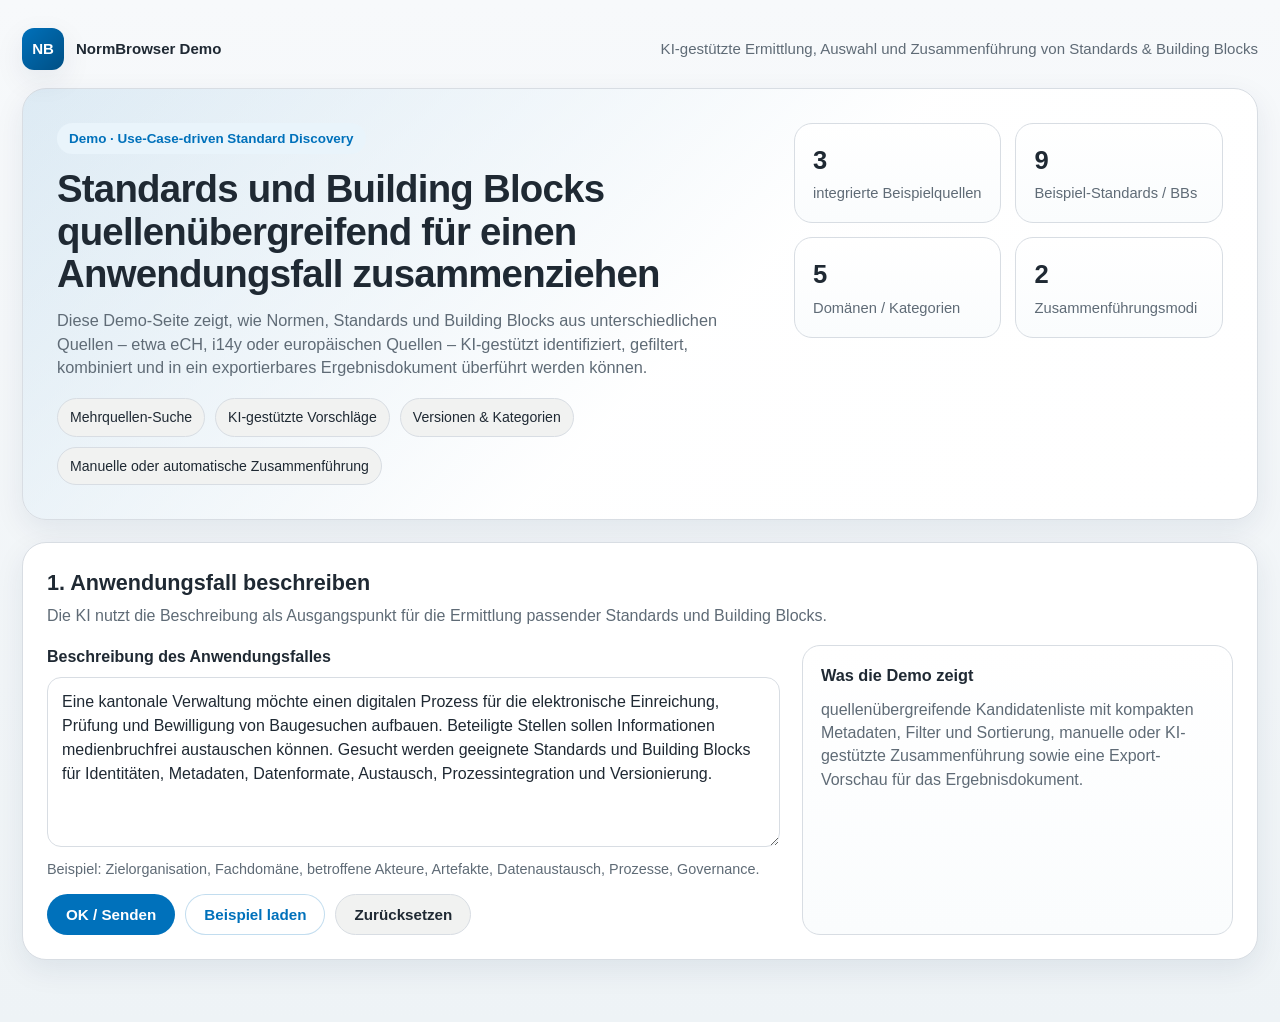
<file: 03_demo-platform/normbrowser.html>
<!DOCTYPE html>
<html lang="de">
<head>
  <meta charset="UTF-8" />
  <meta name="viewport" content="width=device-width, initial-scale=1.0" />
  <title>NormBrowser Demo – KI-gestützte Zusammenführung von Standards</title>
	<link rel="icon" type="image/png" href="./img/favicon.png">
  <style>
    :root {
      --bg: #f5f7f8;
      --surface: #ffffff;
      --surface-soft: #f1f2f1;
      --border: #d8dde3;
      --text: #1f2933;
      --muted: #5f6b76;
      --primary: #0071bb;
      --primary-soft: #e9f4fb;
      --shadow: 0 10px 30px rgba(0, 40, 80, 0.08);
      --radius: 20px;
      --max-width: 1400px;
    }

    * { box-sizing: border-box; }

    body {
      margin: 0;
      font-family: Inter, Arial, Helvetica, sans-serif;
      background: linear-gradient(180deg, #f7f9fb 0%, #eef3f6 100%);
      color: var(--text);
      line-height: 1.45;
    }

    a { color: var(--primary); text-decoration: none; }
    a:hover { text-decoration: underline; }

    .page-shell {
      max-width: var(--max-width);
      margin: 0 auto;
      padding: 28px 22px 40px;
    }

    .topbar {
      display: flex;
      justify-content: space-between;
      align-items: center;
      gap: 16px;
      margin-bottom: 18px;
      color: var(--muted);
      font-size: 0.94rem;
    }

    .brand-row {
      display: flex;
      align-items: center;
      gap: 12px;
      font-weight: 700;
      color: var(--text);
    }

    .brand-mark {
      width: 42px;
      height: 42px;
      border-radius: 12px;
      background: linear-gradient(135deg, #0071bb 0%, #004f84 100%);
      display: grid;
      place-items: center;
      color: white;
      font-weight: 800;
      box-shadow: var(--shadow);
    }

    .hero,
    .section-card {
      background: var(--surface);
      border: 1px solid var(--border);
      border-radius: 24px;
      box-shadow: var(--shadow);
      padding: 24px;
      margin-bottom: 22px;
    }

    .hero {
      background: linear-gradient(135deg, rgba(0,113,187,0.10) 0%, rgba(255,255,255,0.96) 55%, rgba(255,255,255,1) 100%);
      padding: 34px;
    }

    .hero-grid,
    .usecase-grid,
    .layout-grid,
    .compose-grid {
      display: grid;
      gap: 22px;
    }

    .hero-grid {
      grid-template-columns: 1.5fr 0.9fr;
      align-items: start;
    }

    .usecase-grid {
      grid-template-columns: 1.7fr 1fr;
    }

    .layout-grid,
    .compose-grid {
      grid-template-columns: 1.3fr 0.9fr;
      align-items: start;
    }

    .eyebrow {
      display: inline-flex;
      align-items: center;
      gap: 8px;
      padding: 6px 12px;
      border-radius: 999px;
      background: var(--primary-soft);
      color: var(--primary);
      font-size: 0.84rem;
      font-weight: 700;
      margin-bottom: 14px;
    }

    h1 {
      margin: 0 0 14px;
      font-size: clamp(2rem, 3vw, 3rem);
      line-height: 1.1;
      letter-spacing: -0.02em;
    }

    h2 {
      margin: 0 0 6px;
      font-size: 1.35rem;
    }

    h3 {
      margin: 0 0 10px;
      font-size: 1.02rem;
    }

    .lead,
    .section-sub,
    .muted {
      color: var(--muted);
    }

    .lead {
      margin: 0 0 18px;
      max-width: 78ch;
      font-size: 1.02rem;
    }

    .hero-stats {
      display: grid;
      grid-template-columns: repeat(2, minmax(0, 1fr));
      gap: 14px;
    }

    .stat-card,
    .meta-box,
    .facet-card,
    .detail-card,
    .selection-panel,
    .ai-panel,
    .export-preview-card {
      background: linear-gradient(180deg, #ffffff 0%, #fafcfd 100%);
      border: 1px solid var(--border);
      border-radius: 18px;
      padding: 18px;
    }

    .stat-card .value {
      font-size: 1.6rem;
      font-weight: 800;
      margin-bottom: 4px;
    }

    .stat-card .label {
      color: var(--muted);
      font-size: 0.92rem;
    }

    .field-group { margin-bottom: 14px; }
    .field-group label {
      display: block;
      font-weight: 700;
      margin-bottom: 8px;
    }

    textarea, input, select {
      width: 100%;
      border: 1px solid var(--border);
      border-radius: 14px;
      padding: 12px 14px;
      font: inherit;
      color: var(--text);
      background: #fff;
    }

    textarea {
      min-height: 170px;
      resize: vertical;
      line-height: 1.5;
    }

    textarea:focus, input:focus, select:focus {
      outline: 2px solid rgba(0,113,187,0.18);
      border-color: var(--primary);
    }

    .helper {
      margin-top: 6px;
      color: var(--muted);
      font-size: 0.9rem;
    }

    .actions,
    .chip-row,
    .badge-group,
    .export-row,
    .card-actions {
      display: flex;
      flex-wrap: wrap;
      gap: 10px;
    }

    .actions { margin-top: 14px; }
    .chip-row { margin-top: 14px; }

    .chip,
    .badge {
      display: inline-flex;
      align-items: center;
      gap: 8px;
      padding: 8px 12px;
      border-radius: 999px;
      border: 1px solid var(--border);
      background: var(--surface-soft);
      font-size: 0.88rem;
    }

    .button {
      border: 1px solid transparent;
      border-radius: 999px;
      padding: 11px 18px;
      font-weight: 700;
      font-size: 0.95rem;
      cursor: pointer;
      transition: 0.18s ease;
      font-family: inherit;
    }

    .button.primary {
      background: var(--primary);
      color: white;
    }

    .button.primary:hover { background: #005f9e; }

    .button.secondary {
      background: white;
      color: var(--primary);
      border-color: rgba(0,113,187,0.24);
    }

    .button.secondary:hover {
      background: var(--primary-soft);
      text-decoration: none;
    }

    .button.ghost {
      background: var(--surface-soft);
      color: var(--text);
      border-color: var(--border);
    }

    .filter-bar {
      display: grid;
      grid-template-columns: repeat(6, minmax(0, 1fr));
      gap: 12px;
      margin-bottom: 14px;
    }

    .results-head {
      display: flex;
      justify-content: space-between;
      align-items: center;
      gap: 12px;
      margin: 18px 0 14px;
    }

    .results-summary {
      color: var(--muted);
      font-size: 0.95rem;
    }

    .result-list,
    .selection-list,
    .detail-list,
    .checkbox-list {
      display: grid;
      gap: 12px;
    }

    .result-card {
      border: 1px solid var(--border);
      border-radius: 20px;
      padding: 18px;
      background: linear-gradient(180deg, #ffffff 0%, #fbfcfd 100%);
    }

    .result-top {
      display: grid;
      grid-template-columns: 1fr auto;
      gap: 12px;
      align-items: start;
      margin-bottom: 10px;
    }

    .result-title {
      margin: 0 0 4px;
      font-size: 1.08rem;
    }

    .result-sub {
      display: flex;
      flex-wrap: wrap;
      gap: 10px;
      color: var(--muted);
      font-size: 0.9rem;
    }

    .source-logo {
      width: 18px;
      height: 18px;
      display: inline-block;
      vertical-align: middle;
      flex: 0 0 auto;
    }

    .desc {
      margin: 0 0 12px;
    }

    .result-meta-grid {
      display: grid;
      grid-template-columns: repeat(5, minmax(0, 1fr));
      gap: 10px;
      margin-bottom: 12px;
    }

    .meta-pill,
    .detail-row,
    .selection-item {
      background: var(--surface-soft);
      border: 1px solid var(--border);
      border-radius: 14px;
      padding: 12px 14px;
    }

    .selection-item {
      display: flex;
      justify-content: space-between;
      align-items: center;
      gap: 12px;
    }

    .meta-pill .k,
    .detail-row .k {
      display: block;
      color: var(--muted);
      font-size: 0.8rem;
      margin-bottom: 6px;
    }

    .meta-pill .v {
      font-weight: 700;
      font-size: 0.92rem;
    }

    .sticky-panel {
      position: sticky;
      top: 18px;
    }

    .facet-group + .facet-group {
      margin-top: 14px;
      padding-top: 14px;
      border-top: 1px solid #edf1f4;
    }

    .facet-title {
      font-size: 0.92rem;
      font-weight: 800;
      margin-bottom: 10px;
    }

    .checkbox-item {
      display: flex;
      align-items: center;
      gap: 10px;
      font-size: 0.92rem;
    }

    .checkbox-item input {
      width: 16px;
      height: 16px;
      margin: 0;
    }

    .ai-output {
      margin-top: 14px;
      padding: 14px;
      border-radius: 16px;
      background: var(--primary-soft);
      border: 1px solid rgba(0,113,187,0.15);
      color: #13415f;
    }

    .preview-doc {
      border: 1px solid var(--border);
      border-radius: 16px;
      background: white;
      padding: 18px;
      min-height: 260px;
    }

    .doc-head {
      border-bottom: 1px solid #e8edf2;
      padding-bottom: 12px;
      margin-bottom: 12px;
    }

    .doc-title {
      font-size: 1.05rem;
      font-weight: 800;
      margin-bottom: 4px;
    }

    .doc-meta {
      color: var(--muted);
      font-size: 0.88rem;
    }

    .doc-section { margin-top: 12px; }
    .doc-section h4 { margin: 0 0 6px; font-size: 0.95rem; }
    .doc-section ul { margin: 8px 0 0 18px; padding: 0; }

    .hidden { display: none !important; }

    @media (max-width: 1180px) {
      .hero-grid,
      .usecase-grid,
      .layout-grid,
      .compose-grid,
      .filter-bar,
      .result-meta-grid {
        grid-template-columns: 1fr;
      }

      .sticky-panel { position: static; }
    }

    @media (max-width: 860px) {
      .page-shell { padding: 16px; }
      .hero, .section-card { padding: 18px; }
      .results-head,
      .result-top,
      .selection-item,
      .topbar {
        display: block;
      }
      .badge-group { margin-top: 10px; }
      .hero-stats { grid-template-columns: 1fr; }
    }
  </style>
</head>
<body>
  <div class="page-shell">
    <div class="topbar">
      <div class="brand-row">
        <div class="brand-mark">NB</div>
        <div>NormBrowser Demo</div>
      </div>
      <div>KI-gestützte Ermittlung, Auswahl und Zusammenführung von Standards &amp; Building Blocks</div>
    </div>

    <section class="hero">
      <div class="hero-grid">
        <div>
          <div class="eyebrow">Demo · Use-Case-driven Standard Discovery</div>
          <h1>Standards und Building Blocks quellenübergreifend für einen Anwendungsfall zusammenziehen</h1>
          <p class="lead">
            Diese Demo-Seite zeigt, wie Normen, Standards und Building Blocks aus unterschiedlichen Quellen – etwa eCH,
            i14y oder europäischen Quellen – KI-gestützt identifiziert, gefiltert, kombiniert und in ein exportierbares
            Ergebnisdokument überführt werden können.
          </p>
          <div class="chip-row">
            <span class="chip">Mehrquellen-Suche</span>
            <span class="chip">KI-gestützte Vorschläge</span>
            <span class="chip">Versionen &amp; Kategorien</span>
            <span class="chip">Manuelle oder automatische Zusammenführung</span>
          </div>
        </div>
        <div class="hero-stats">
          <div class="stat-card"><div class="value">3</div><div class="label">integrierte Beispielquellen</div></div>
          <div class="stat-card"><div class="value">9</div><div class="label">Beispiel-Standards / BBs</div></div>
          <div class="stat-card"><div class="value">5</div><div class="label">Domänen / Kategorien</div></div>
          <div class="stat-card"><div class="value">2</div><div class="label">Zusammenführungsmodi</div></div>
        </div>
      </div>
    </section>

    <section class="section-card">
      <h2>1. Anwendungsfall beschreiben</h2>
      <div class="section-sub">Die KI nutzt die Beschreibung als Ausgangspunkt für die Ermittlung passender Standards und Building Blocks.</div>
      <div class="usecase-grid" style="margin-top:18px;">
        <div>
          <div class="field-group">
            <label for="usecaseInput">Beschreibung des Anwendungsfalles</label>
            <textarea id="usecaseInput">Eine kantonale Verwaltung möchte einen digitalen Prozess für die elektronische Einreichung, Prüfung und Bewilligung von Baugesuchen aufbauen. Beteiligte Stellen sollen Informationen medienbruchfrei austauschen können. Gesucht werden geeignete Standards und Building Blocks für Identitäten, Metadaten, Datenformate, Austausch, Prozessintegration und Versionierung.</textarea>
            <div class="helper">Beispiel: Zielorganisation, Fachdomäne, betroffene Akteure, Artefakte, Datenaustausch, Prozesse, Governance.</div>
          </div>
          <div class="actions">
            <button class="button primary" id="searchBtn" type="button">OK / Senden</button>
            <button class="button secondary" id="exampleBtn" type="button">Beispiel laden</button>
            <button class="button ghost" id="clearBtn" type="button">Zurücksetzen</button>
          </div>
        </div>
        <aside class="meta-box">
          <h3>Was die Demo zeigt</h3>
          <div class="muted">
            quellenübergreifende Kandidatenliste mit kompakten Metadaten, Filter und Sortierung, manuelle oder KI-gestützte
            Zusammenführung sowie eine Export-Vorschau für das Ergebnisdokument.
          </div>
        </aside>
      </div>
    </section>

    <section class="section-card hidden" id="resultsSection">
      <h2>2. Passende Standards und Building Blocks</h2>
      <div class="section-sub">Die Liste kann nach Quelle, Kategorie, Versionen, Aktualität und Suchbegriffen gefiltert und sortiert werden.</div>

      <div class="layout-grid" style="margin-top:18px;">
        <div>
          <div class="filter-bar">
            <div>
              <label for="filterText">Freitext</label>
              <input id="filterText" type="text" placeholder="Titel, Beschreibung, Quelle ..." />
            </div>
            <div>
              <label for="filterSource">Quelle</label>
              <select id="filterSource">
                <option value="">Alle</option>
                <option value="eCH">eCH</option>
                <option value="i14y">i14y</option>
                <option value="EU">EU</option>
              </select>
            </div>
            <div>
              <label for="filterCategory">Kategorie</label>
              <select id="filterCategory">
                <option value="">Alle</option>
                <option value="Wirtschaft">Wirtschaft</option>
                <option value="Bildung">Bildung</option>
                <option value="Verwaltung">Verwaltung</option>
                <option value="Planung">Planung</option>
                <option value="Justiz">Justiz</option>
              </select>
            </div>
            <div>
              <label for="filterVersion">Version</label>
              <select id="filterVersion">
                <option value="">Alle</option>
                <option value="1">v1.x</option>
                <option value="2">v2.x</option>
                <option value="3">v3.x</option>
              </select>
            </div>
            <div>
              <label for="filterFreshness">Aktualität</label>
              <select id="filterFreshness">
                <option value="">Alle</option>
                <option value="new">Zuletzt aktualisiert ≤ 6 Monate</option>
                <option value="mid">Zuletzt aktualisiert ≤ 18 Monate</option>
                <option value="old">Älter / historisch</option>
              </select>
            </div>
            <div>
              <label for="sortBy">Sortierung</label>
              <select id="sortBy">
                <option value="relevance">Relevanz</option>
                <option value="title">Titel A–Z</option>
                <option value="updated">Zuletzt aktualisiert</option>
                <option value="source">Quelle</option>
                <option value="category">Kategorie</option>
              </select>
            </div>
          </div>

          <div class="results-head">
            <div class="results-summary" id="resultsSummary">0 Treffer</div>
            <div class="actions" style="margin-top:0;">
              <button class="button secondary" id="selectTopBtn" type="button">Top 3 auswählen</button>
              <button class="button ghost" id="resetFiltersBtn" type="button">Filter zurücksetzen</button>
            </div>
          </div>

          <div class="result-list" id="resultList"></div>
        </div>

        <aside class="sticky-panel">
          <div class="facet-card">
            <h3>Erweiterte Facetten</h3>
            <div class="facet-group">
              <div class="facet-title">Typ</div>
              <div class="checkbox-list">
                <label class="checkbox-item"><input type="checkbox" class="facet-type" value="Standard" checked /> Standard</label>
                <label class="checkbox-item"><input type="checkbox" class="facet-type" value="BB" checked /> Building Block</label>
              </div>
            </div>
            <div class="facet-group">
              <div class="facet-title">Quelle</div>
              <div class="checkbox-list">
                <label class="checkbox-item"><input type="checkbox" class="facet-source" value="eCH" checked /> eCH</label>
                <label class="checkbox-item"><input type="checkbox" class="facet-source" value="i14y" checked /> i14y</label>
                <label class="checkbox-item"><input type="checkbox" class="facet-source" value="EU" checked /> EU</label>
              </div>
            </div>
            <div class="facet-group">
              <div class="facet-title">Kategorie</div>
              <div class="checkbox-list">
                <label class="checkbox-item"><input type="checkbox" class="facet-category" value="Wirtschaft" checked /> Wirtschaft</label>
                <label class="checkbox-item"><input type="checkbox" class="facet-category" value="Bildung" checked /> Bildung</label>
                <label class="checkbox-item"><input type="checkbox" class="facet-category" value="Verwaltung" checked /> Verwaltung</label>
                <label class="checkbox-item"><input type="checkbox" class="facet-category" value="Planung" checked /> Planung</label>
                <label class="checkbox-item"><input type="checkbox" class="facet-category" value="Justiz" checked /> Justiz</label>
              </div>
            </div>
          </div>

          <div class="detail-card">
            <h3>Detailansicht</h3>
            <div class="detail-list" id="detailPanel">
              <div class="detail-row"><span class="k">Status</span><strong>Noch kein Element geöffnet</strong></div>
            </div>
          </div>
        </aside>
      </div>
    </section>

    <section class="section-card hidden" id="composeSection">
      <h2>3. Zusammenführung und Export</h2>
      <div class="section-sub">Die ausgewählten Standards / BBs können manuell kuratiert oder KI-gestützt zu einem Dokumententwurf kombiniert werden.</div>

      <div class="compose-grid" style="margin-top:18px;">
        <div class="selection-panel">
          <h3>Ausgewählte Elemente</h3>
          <div class="selection-list" id="selectionList">
            <div class="selection-item"><div><strong>Noch keine Auswahl</strong><div class="muted">Wählen Sie Standards oder Building Blocks aus der Trefferliste aus.</div></div></div>
          </div>
          <div class="actions">
            <button class="button secondary" id="manualComposeBtn" type="button">Manuell zusammenführen</button>
            <button class="button primary" id="aiComposeBtn" type="button">KI-gestützt zusammenführen</button>
          </div>
        </div>

        <div class="ai-panel">
          <h3>KI-Vorschlag für die Zusammenführung</h3>
          <div class="ai-output" id="aiOutput">Noch kein Vorschlag erzeugt.</div>
          <div class="export-row" style="margin-top:16px;">
            <button class="button secondary" type="button">Als Word-Dokument exportieren</button>
            <button class="button secondary" type="button">Als PDF exportieren</button>
            <button class="button ghost" type="button">Als JSON / YAML exportieren</button>
          </div>

          <div class="export-preview-card" style="margin-top:16px;">
            <h3>Export-Vorschau</h3>
            <div class="preview-doc" id="exportPreview">
              <div class="doc-head">
                <div class="doc-title">Konsolidierter Standard-Entwurf</div>
                <div class="doc-meta">Noch keine Inhalte generiert</div>
              </div>
              <div class="doc-section">
                <h4>Zusammenfassung</h4>
                <p>Nach Auswahl und Zusammenführung erscheinen hier Scope, empfohlene Standards / BBs, Versionen und Kompatibilitätshinweise.</p>
              </div>
            </div>
          </div>
        </div>
      </div>
    </section>
  </div>

  <script>
    const demoData = [
      { id: 'bb1', title: 'eCH-0011 Datenmodell Metadaten', versions: ['3.0', '2.2'], description: 'Metadaten-Grundlage für strukturierte Beschreibungen und interoperable Zuordnung von Informationsobjekten.', source: 'eCH', link: '#', category: 'Verwaltung', updated: '2026-01-12', relevance: 96, type: 'Standard' },
      { id: 'bb2', title: 'Baugesuch-Prozessbaustein', versions: ['1.3', '1.2'], description: 'Building Block für Einreichung, Prüfung und Statusführung von Baugesuchen mit klaren Übergabepunkten.', source: 'eCH', link: '#', category: 'Planung', updated: '2025-12-03', relevance: 94, type: 'BB' },
      { id: 'bb3', title: 'i14y API Discovery Profile', versions: ['2.0', '1.8'], description: 'Profil zur Auffindbarkeit und Beschreibung von Schnittstellen für organisationsübergreifende Nutzung.', source: 'i14y', link: '#', category: 'Verwaltung', updated: '2025-11-18', relevance: 89, type: 'Standard' },
      { id: 'bb4', title: 'EU Core Vocabularies Mapping', versions: ['3.1', '2.9'], description: 'Europäische Vokabular-Grundlage zur semantischen Harmonisierung von Datenfeldern und Verwaltungsobjekten.', source: 'EU', link: '#', category: 'Verwaltung', updated: '2025-08-28', relevance: 85, type: 'Standard' },
      { id: 'bb5', title: 'Identitäts- und Rollen-BB', versions: ['2.4', '2.1'], description: 'Baustein für Authentisierung, Rollenklärung und organisationsübergreifende Berechtigungszuordnung.', source: 'eCH', link: '#', category: 'Justiz', updated: '2026-02-15', relevance: 87, type: 'BB' },
      { id: 'bb6', title: 'Dokumenten-Austauschprofil', versions: ['1.0'], description: 'Standardisiertes Austauschprofil für strukturierte Dokumente zwischen Fachverfahren und Portalen.', source: 'i14y', link: '#', category: 'Wirtschaft', updated: '2024-10-20', relevance: 75, type: 'Standard' },
      { id: 'bb7', title: 'Planungsobjekt-Referenzmodell', versions: ['3.2', '3.0'], description: 'Referenzmodell zur konsistenten Beschreibung räumlicher Planungsobjekte und zugehöriger Statusinformationen.', source: 'EU', link: '#', category: 'Planung', updated: '2026-01-27', relevance: 91, type: 'Standard' },
      { id: 'bb8', title: 'Bildungsregister-Konnektor', versions: ['1.4'], description: 'Konnektor für Registerabfragen und Referenzdatenabgleich in föderierten Umgebungen.', source: 'eCH', link: '#', category: 'Bildung', updated: '2025-05-09', relevance: 61, type: 'BB' },
      { id: 'bb9', title: 'Case Exchange Minimal Schema', versions: ['2.0', '1.0'], description: 'Minimal-Schema für die strukturierte Übermittlung fallbezogener Informationen zwischen Behörden.', source: 'EU', link: '#', category: 'Justiz', updated: '2025-09-14', relevance: 73, type: 'Standard' }
    ];

    const state = { selectedIds: new Set() };

    const els = {
      searchBtn: document.getElementById('searchBtn'),
      exampleBtn: document.getElementById('exampleBtn'),
      clearBtn: document.getElementById('clearBtn'),
      usecaseInput: document.getElementById('usecaseInput'),
      resultsSection: document.getElementById('resultsSection'),
      composeSection: document.getElementById('composeSection'),
      filterText: document.getElementById('filterText'),
      filterSource: document.getElementById('filterSource'),
      filterCategory: document.getElementById('filterCategory'),
      filterVersion: document.getElementById('filterVersion'),
      filterFreshness: document.getElementById('filterFreshness'),
      sortBy: document.getElementById('sortBy'),
      resultsSummary: document.getElementById('resultsSummary'),
      resultList: document.getElementById('resultList'),
      detailPanel: document.getElementById('detailPanel'),
      selectionList: document.getElementById('selectionList'),
      aiOutput: document.getElementById('aiOutput'),
      exportPreview: document.getElementById('exportPreview'),
      selectTopBtn: document.getElementById('selectTopBtn'),
      resetFiltersBtn: document.getElementById('resetFiltersBtn'),
      manualComposeBtn: document.getElementById('manualComposeBtn'),
      aiComposeBtn: document.getElementById('aiComposeBtn')
    };

    function sourceIcon(source) {
      if (source === 'eCH') {
        return '<img class="source-logo" src="img/logo-ech_tiny.png" alt="eCH">';
      }
      if (source === 'i14y') {
        return '<svg class="source-logo" viewBox="0 0 24 24" aria-hidden="true"><rect x="1" y="1" width="22" height="22" rx="6" fill="#d33b2f"></rect><circle cx="8" cy="12" r="2.2" fill="#fff"></circle><circle cx="16" cy="8" r="2.2" fill="#fff"></circle><circle cx="16" cy="16" r="2.2" fill="#fff"></circle><path d="M9.8 11l4.2-2M9.8 13l4.2 2" stroke="#fff" stroke-width="1.8" stroke-linecap="round"></path></svg>';
      }
      return '<svg class="source-logo" viewBox="0 0 24 24" aria-hidden="true"><rect x="1" y="1" width="22" height="22" rx="6" fill="#22408f"></rect><circle cx="12" cy="12" r="6.5" fill="none" stroke="#ffd84d" stroke-width="1.8"></circle><circle cx="12" cy="5.5" r="1.1" fill="#ffd84d"></circle><circle cx="18.5" cy="12" r="1.1" fill="#ffd84d"></circle><circle cx="12" cy="18.5" r="1.1" fill="#ffd84d"></circle><circle cx="5.5" cy="12" r="1.1" fill="#ffd84d"></circle></svg>';
    }

    function formatDate(dateString) {
      const d = new Date(dateString);
      return d.toLocaleDateString('de-CH', { day: '2-digit', month: '2-digit', year: 'numeric' });
    }

    function monthsDiff(dateString) {
      const now = new Date('2026-03-15');
      const past = new Date(dateString);
      return (now.getFullYear() - past.getFullYear()) * 12 + (now.getMonth() - past.getMonth());
    }

    function freshnessLabel(dateString) {
      const diff = monthsDiff(dateString);
      if (diff <= 6) return 'sehr aktuell';
      if (diff <= 18) return 'aktuell';
      return 'älter';
    }

    function getCheckedValues(selector) {
      return Array.from(document.querySelectorAll(selector + ':checked')).map(el => el.value);
    }

    function getFilteredData() {
      const text = (els.filterText.value || '').trim().toLowerCase();
      const source = els.filterSource.value || '';
      const category = els.filterCategory.value || '';
      const version = els.filterVersion.value || '';
      const freshness = els.filterFreshness.value || '';
      const sort = els.sortBy.value || 'relevance';
      const typeFacets = getCheckedValues('.facet-type');
      const sourceFacets = getCheckedValues('.facet-source');
      const categoryFacets = getCheckedValues('.facet-category');

      let data = demoData.filter(item => {
        const haystack = [item.title, item.description, item.source, item.category, item.type].join(' ').toLowerCase();
        const matchesText = !text || haystack.includes(text);
        const matchesSource = !source || item.source === source;
        const matchesCategory = !category || item.category === category;
        const matchesVersion = !version || item.versions.some(v => v.startsWith(version + '.'));
        const matchesTypeFacet = typeFacets.length === 0 || typeFacets.includes(item.type);
        const matchesSourceFacet = sourceFacets.length === 0 || sourceFacets.includes(item.source);
        const matchesCategoryFacet = categoryFacets.length === 0 || categoryFacets.includes(item.category);

        const diff = monthsDiff(item.updated);
        const matchesFreshness = !freshness ||
          (freshness === 'new' && diff <= 6) ||
          (freshness === 'mid' && diff <= 18) ||
          (freshness === 'old' && diff > 18);

        return matchesText && matchesSource && matchesCategory && matchesVersion && matchesFreshness && matchesTypeFacet && matchesSourceFacet && matchesCategoryFacet;
      });

      data.sort((a, b) => {
        if (sort === 'title') return a.title.localeCompare(b.title, 'de');
        if (sort === 'updated') return new Date(b.updated) - new Date(a.updated);
        if (sort === 'source') return a.source.localeCompare(b.source, 'de');
        if (sort === 'category') return a.category.localeCompare(b.category, 'de');
        return b.relevance - a.relevance;
      });

      return data;
    }

    function renderSelection() {
      const selected = demoData.filter(item => state.selectedIds.has(item.id));
      els.composeSection.classList.toggle('hidden', selected.length === 0);

      if (selected.length === 0) {
        els.selectionList.innerHTML = '<div class="selection-item"><div><strong>Noch keine Auswahl</strong><div class="muted">Wählen Sie Standards oder Building Blocks aus der Trefferliste aus.</div></div></div>';
        return;
      }

      els.selectionList.innerHTML = selected.map(item => `
        <div class="selection-item">
          <div>
            <strong>${item.title}</strong>
            <div class="muted">${item.source} · ${item.category} · Versionen: ${item.versions.map(v => 'v' + v).join(', ')}</div>
          </div>
          <button class="button ghost" type="button" data-remove-id="${item.id}">Entfernen</button>
        </div>
      `).join('');

      document.querySelectorAll('[data-remove-id]').forEach(btn => {
        btn.addEventListener('click', () => toggleSelect(btn.dataset.removeId));
      });
    }

    function renderResults() {
      const data = getFilteredData();
      els.resultsSummary.textContent = `${data.length} Treffer für den beschriebenen Anwendungsfall`;

      els.resultList.innerHTML = data.map(item => `
        <article class="result-card">
          <div class="result-top">
            <div>
              <h3 class="result-title">${item.title}</h3>
              <div class="result-sub">
                <span>${item.type}</span>
                <span>•</span>
                <span>Relevanz ${item.relevance}/100</span>
                <span>•</span>
                <span>Aktualisiert ${formatDate(item.updated)}</span>
              </div>
            </div>
            <div class="badge-group">
              <span class="badge">${sourceIcon(item.source)} ${item.source}</span>
              <span class="badge">${item.category}</span>
            </div>
          </div>

          <p class="desc">${item.description}</p>

          <div class="result-meta-grid">
            <div class="meta-pill"><span class="k">Mögliche Versionen</span><span class="v">${item.versions.map(v => 'v' + v).join(', ')}</span></div>
            <div class="meta-pill"><span class="k">Quelle</span><span class="v">${item.source}</span></div>
            <div class="meta-pill"><span class="k">Kategorie</span><span class="v">${item.category}</span></div>
            <div class="meta-pill"><span class="k">Link</span><span class="v"><a href="${item.link}">Öffnen</a></span></div>
            <div class="meta-pill"><span class="k">Aktualität</span><span class="v">${freshnessLabel(item.updated)}</span></div>
          </div>

          <div class="card-actions">
            <button class="button secondary" type="button" data-select-id="${item.id}">${state.selectedIds.has(item.id) ? 'Entfernen' : 'Auswählen'}</button>
            <button class="button ghost" type="button" data-preview-id="${item.id}">Vorschau</button>
            <a class="button ghost" href="${item.link}" onclick="event.preventDefault()">Quelle ansehen</a>
          </div>
        </article>
      `).join('');

      document.querySelectorAll('[data-select-id]').forEach(btn => {
        btn.addEventListener('click', () => toggleSelect(btn.dataset.selectId));
      });

      document.querySelectorAll('[data-preview-id]').forEach(btn => {
        btn.addEventListener('click', () => showPreview(btn.dataset.previewId));
      });

      renderSelection();
    }

    function showPreview(id) {
      const item = demoData.find(entry => entry.id === id);
      if (!item) return;
      els.detailPanel.innerHTML = `
        <div class="detail-row"><span class="k">Titel</span><strong>${item.title}</strong></div>
        <div class="detail-row"><span class="k">Typ</span><strong>${item.type}</strong></div>
        <div class="detail-row"><span class="k">Quelle</span><strong>${item.source}</strong></div>
        <div class="detail-row"><span class="k">Versionen</span><strong>${item.versions.map(v => 'v' + v).join(', ')}</strong></div>
        <div class="detail-row"><span class="k">Kategorie</span><strong>${item.category}</strong></div>
        <div class="detail-row"><span class="k">Kurzbeschreibung</span><strong>${item.description}</strong></div>
        <div class="detail-row"><span class="k">Interpretation für den Use Case</span><strong>Dieses Element kann als Baustein für Struktur, Austausch oder Governance in der konsolidierten Lösung dienen.</strong></div>
      `;
    }

    function updateExportPreview(mode, selected) {
      const items = selected.map(item => `<li><strong>${item.title}</strong> (${item.source}, ${item.versions.map(v => 'v' + v).join(', ')})</li>`).join('');
      els.exportPreview.innerHTML = `
        <div class="doc-head">
          <div class="doc-title">Konsolidierter Standard-Entwurf</div>
          <div class="doc-meta">Modus: ${mode} · ${selected.length} ausgewählte Elemente</div>
        </div>
        <div class="doc-section">
          <h4>Anwendungsfall</h4>
          <p>${els.usecaseInput.value || 'Kein Use Case beschrieben.'}</p>
        </div>
        <div class="doc-section">
          <h4>Ausgewählte Standards / BBs</h4>
          <ul>${items}</ul>
        </div>
        <div class="doc-section">
          <h4>Nächster Schritt</h4>
          <p>Im produktiven Workflow würde daraus ein exportierbares Dokument mit Referenzen, Versionierung, Mapping und Kompatibilität erzeugt.</p>
        </div>
      `;
    }

    function toggleSelect(id) {
      if (state.selectedIds.has(id)) state.selectedIds.delete(id);
      else state.selectedIds.add(id);
      renderResults();
    }

    function runSearch() {
      els.resultsSection.classList.remove('hidden');
      renderResults();
      els.resultsSection.scrollIntoView({ behavior: 'smooth', block: 'start' });
    }

    function setExample() {
      els.usecaseInput.value = 'Eine kantonale Verwaltung möchte einen digitalen Prozess für die elektronische Einreichung, Prüfung und Bewilligung von Baugesuchen aufbauen. Beteiligte Stellen sollen Informationen medienbruchfrei austauschen können. Gesucht werden geeignete Standards und Building Blocks für Identitäten, Metadaten, Datenformate, Austausch, Prozessintegration und Versionierung.';
    }

    function resetFilters() {
      els.filterText.value = '';
      els.filterSource.value = '';
      els.filterCategory.value = '';
      els.filterVersion.value = '';
      els.filterFreshness.value = '';
      els.sortBy.value = 'relevance';
      document.querySelectorAll('.facet-type, .facet-source, .facet-category').forEach(el => { el.checked = true; });
      renderResults();
    }

    function clearAll() {
      els.usecaseInput.value = '';
      state.selectedIds.clear();
      els.aiOutput.textContent = 'Noch kein Vorschlag erzeugt.';
      els.resultsSection.classList.add('hidden');
      els.composeSection.classList.add('hidden');
      els.detailPanel.innerHTML = '<div class="detail-row"><span class="k">Status</span><strong>Noch kein Element geöffnet</strong></div>';
      els.exportPreview.innerHTML = `
        <div class="doc-head">
          <div class="doc-title">Konsolidierter Standard-Entwurf</div>
          <div class="doc-meta">Noch keine Inhalte generiert</div>
        </div>
        <div class="doc-section">
          <h4>Zusammenfassung</h4>
          <p>Nach Auswahl und Zusammenführung erscheinen hier Scope, empfohlene Standards / BBs, Versionen und Kompatibilitätshinweise.</p>
        </div>
      `;
      resetFilters();
    }

    function selectTopThree() {
      getFilteredData().slice(0, 3).forEach(item => state.selectedIds.add(item.id));
      renderResults();
    }

    function manualCompose() {
      const selected = demoData.filter(item => state.selectedIds.has(item.id));
      if (!selected.length) return;
      els.aiOutput.innerHTML = 'Manuelle Zusammenführung vorbereitet.<br><br>Strukturvorschlag: Zielbild und Scope, ausgewählte Standards / BBs, Zuordnung zu Rollen und Datenobjekten, Versionen und offene Kompatibilitätsfragen, Umsetzungs- und Governance-Hinweise.';
      updateExportPreview('Manuell', selected);
    }

    function aiCompose() {
      const selected = demoData.filter(item => state.selectedIds.has(item.id));
      if (!selected.length) return;
      const titles = selected.map(item => item.title).join(', ');
      els.aiOutput.innerHTML = `KI-Vorschlag generiert.<br><br>Für den beschriebenen Anwendungsfall empfiehlt sich eine Kombination aus <em>${titles}</em>. Daraus lässt sich ein konsolidierter Zielzustand aus Metadatenmodell, Identitäts-/Rollenlogik, Prozessbaustein sowie Austausch-/Semantikprofil ableiten.`;
      updateExportPreview('KI-gestützt', selected);
    }

    els.searchBtn.addEventListener('click', runSearch);
    els.exampleBtn.addEventListener('click', setExample);
    els.clearBtn.addEventListener('click', clearAll);
    els.selectTopBtn.addEventListener('click', selectTopThree);
    els.resetFiltersBtn.addEventListener('click', resetFilters);
    els.manualComposeBtn.addEventListener('click', manualCompose);
    els.aiComposeBtn.addEventListener('click', aiCompose);

    [els.filterText, els.filterSource, els.filterCategory, els.filterVersion, els.filterFreshness, els.sortBy].forEach(el => {
      el.addEventListener('input', renderResults);
      el.addEventListener('change', renderResults);
    });

    document.querySelectorAll('.facet-type, .facet-source, .facet-category').forEach(el => {
      el.addEventListener('change', renderResults);
    });

    renderSelection();
  </script>
</body>
</html>
</file>
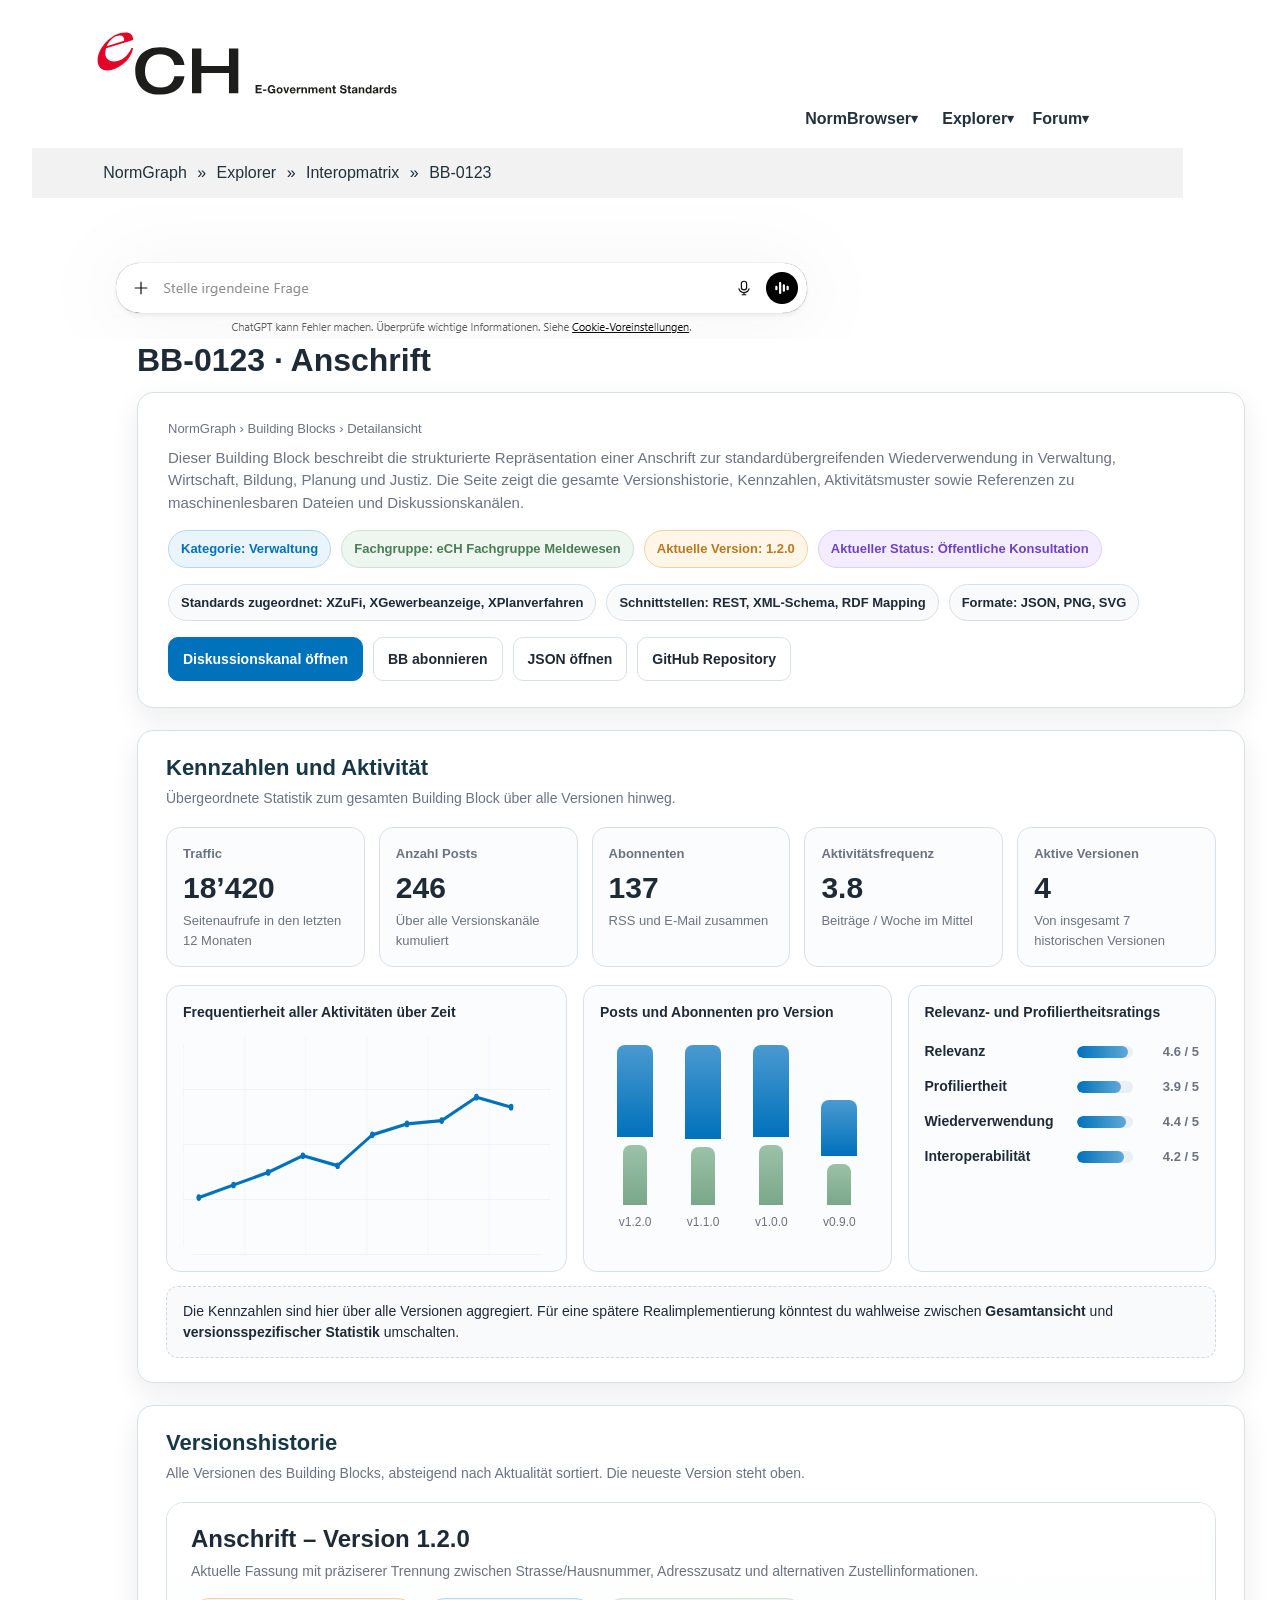
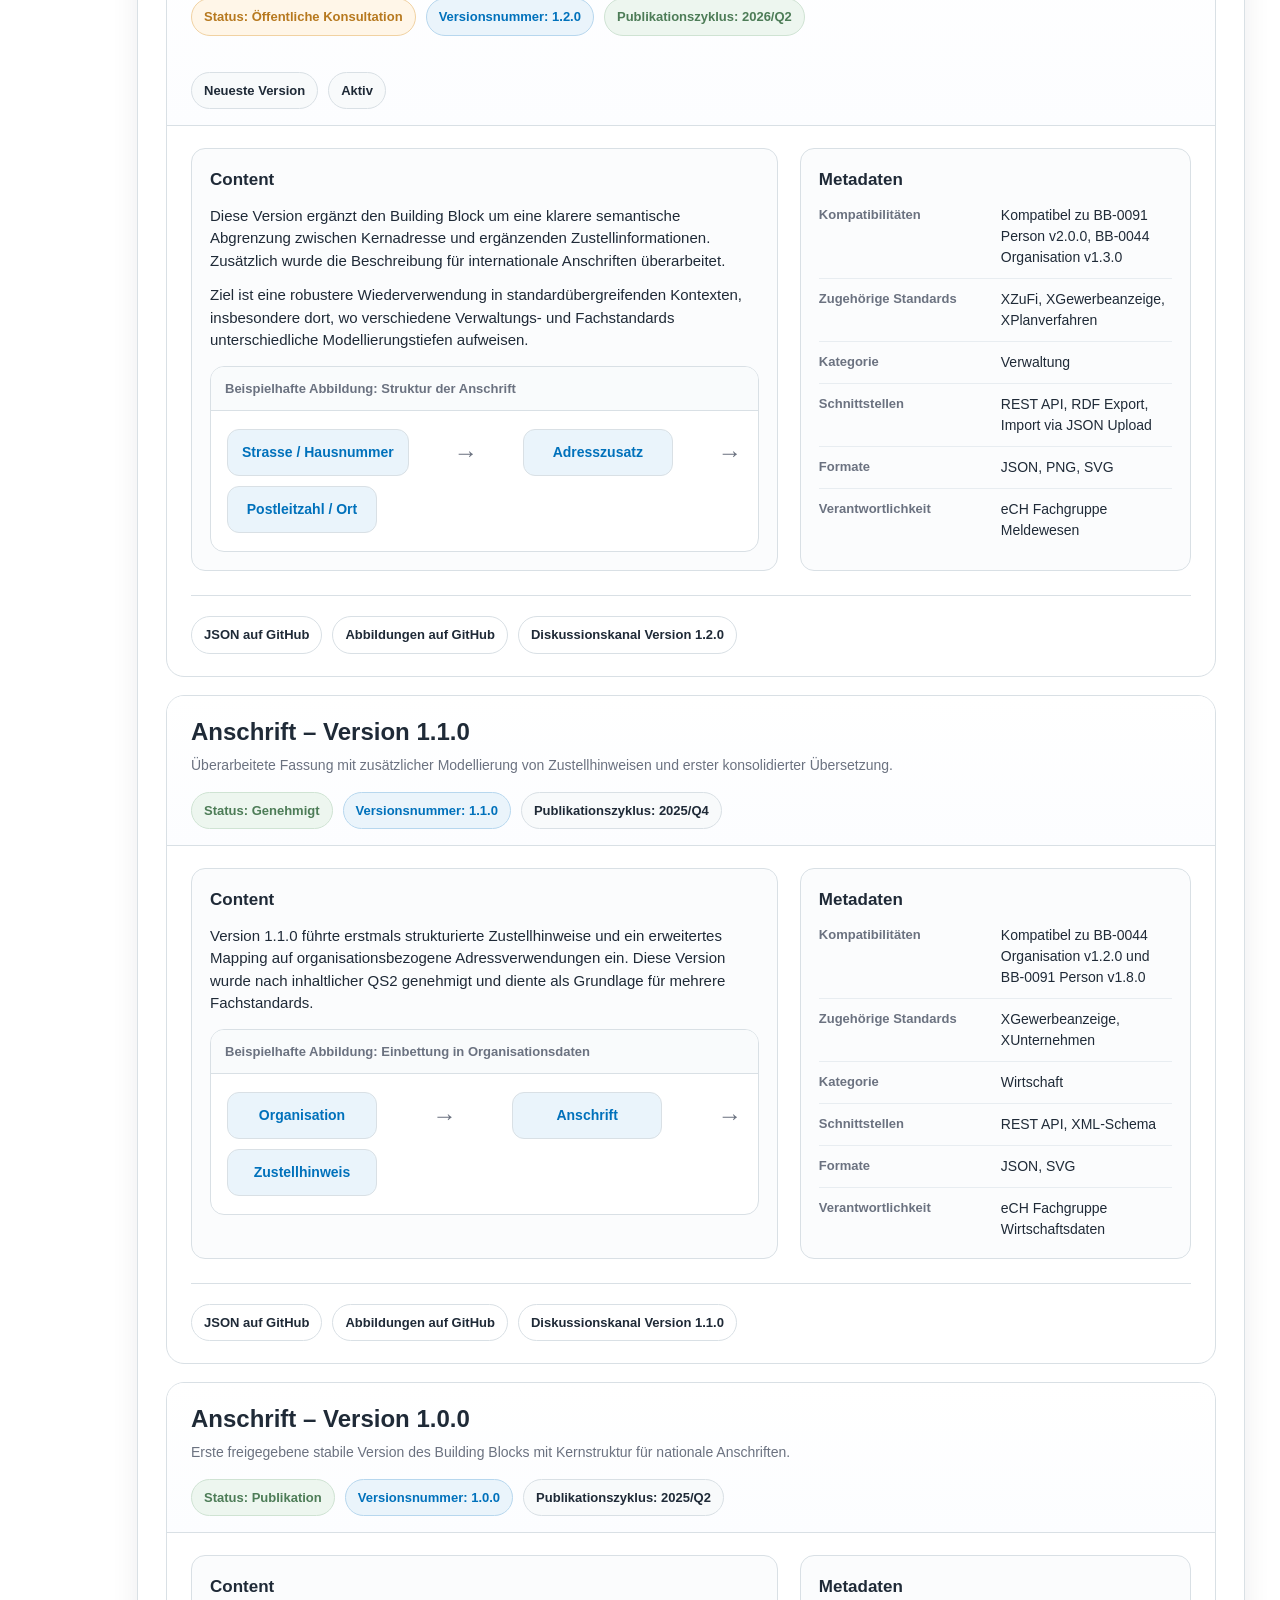
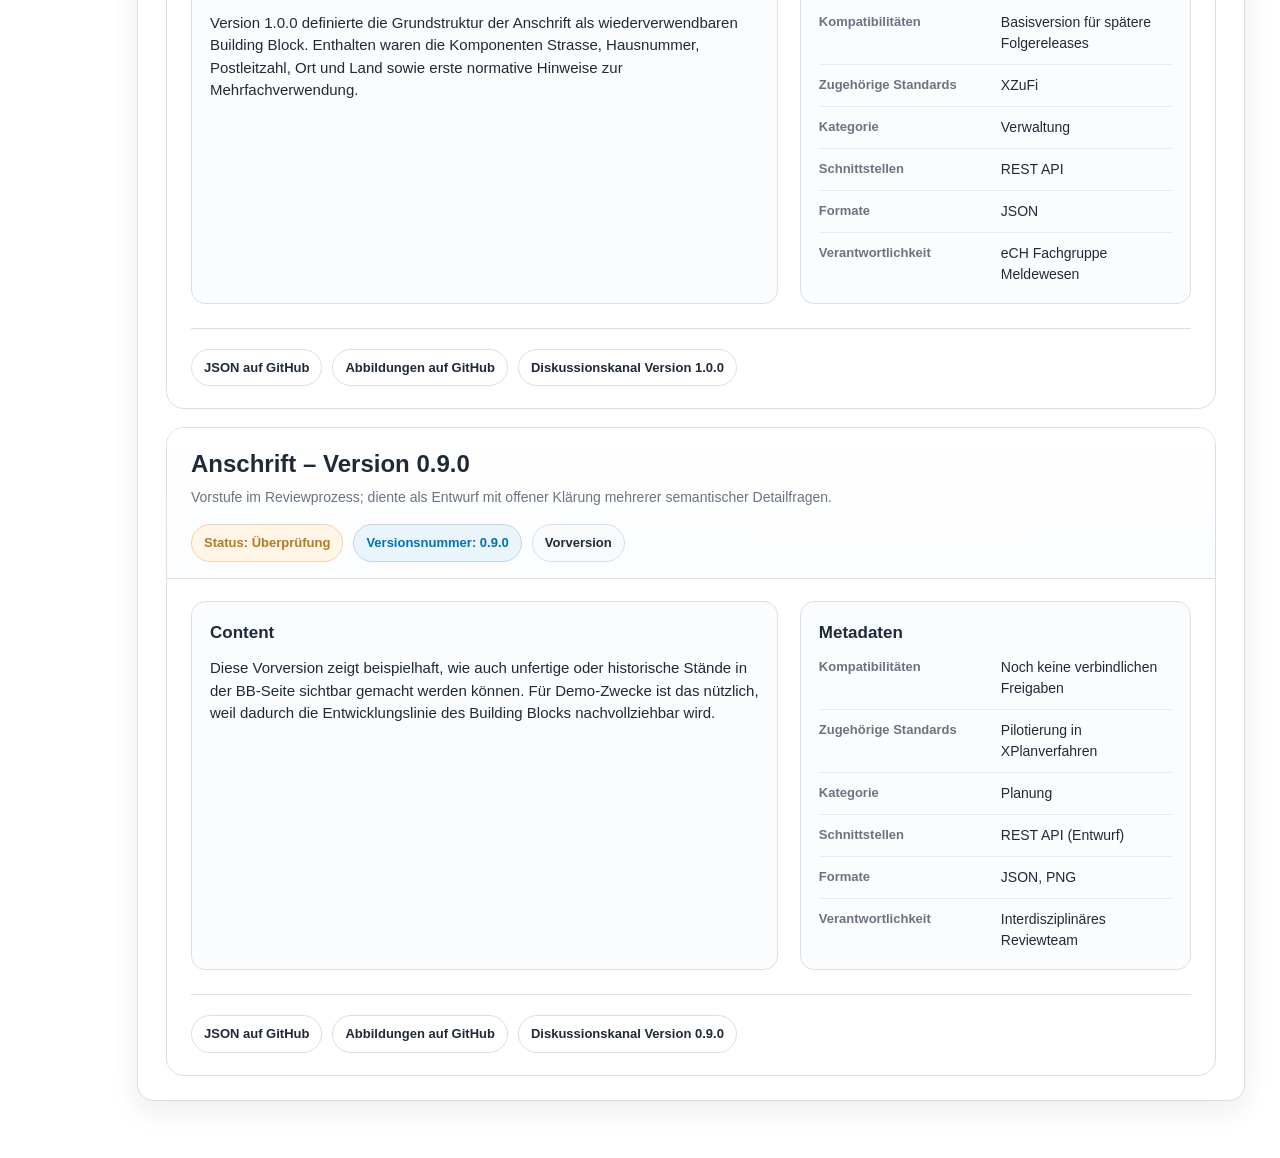
<file: 03_demo-platform/bb1/bb1.html>
<!doctype html>
<html>
	
<head>
<meta charset="utf-8">
<title>eCH Standards</title>
<link rel="stylesheet" href="../css/ech-style.css">
	
	
<meta charset="UTF-8" />
  <meta name="viewport" content="width=device-width, initial-scale=1.0" />
  <title>NormGraph – Building Block Detailseite</title>
  <style>
    :root {
      --bg: #ffffff;
      --surface: #ffffff;
      --surface-soft: #f8fafb;
      --surface-softer: #fbfcfd;
      --border: #d9e0e5;
      --text: #1f2a37;
      --muted: #6b7280;
      --primary: #0071bb;
      --primary-soft: #eaf4fb;
      --green: #4d7c57;
      --green-soft: #edf6ef;
      --orange: #b7791f;
      --orange-soft: #fff6e8;
      --red: #b42318;
      --red-soft: #fef3f2;
      --purple: #6f42c1;
      --purple-soft: #f3edff;
      --shadow: 0 10px 28px rgba(15, 23, 42, 0.08);
      --radius: 16px;
    }

    * {
      box-sizing: border-box;
    }

    body {
      margin: 0;
      padding: 32px;
      background: var(--bg);
      color: var(--text);
      font-family: Arial, Helvetica, sans-serif;
      line-height: 1.5;
    }

    a {
      color: var(--primary);
      text-decoration: none;
    }

    a:hover {
      text-decoration: underline;
    }

    .page {
      max-width: 1280px;
      margin: 0 auto;
    }

    .card {
      background: var(--surface);
      border: 1px solid var(--border);
      border-radius: var(--radius);
      box-shadow: var(--shadow);
      overflow: hidden;
      margin-bottom: 22px;
    }

    .header-card {
      padding: 26px 30px;
    }

    .eyebrow {
      font-size: 13px;
      color: var(--muted);
      margin-bottom: 8px;
    }

    h1 {
      margin: 0 0 10px 0;
      font-size: 32px;
      line-height: 1.15;
    }

    .lead {
      margin: 0;
      font-size: 15px;
      color: var(--muted);
      max-width: 980px;
    }

    .badge-row,
    .action-row,
    .meta-row,
    .version-links,
    .tag-row {
      display: flex;
      flex-wrap: wrap;
      gap: 10px;
      margin-top: 16px;
    }

    .badge,
    .tag,
    .small-link {
      display: inline-flex;
      align-items: center;
      gap: 8px;
      padding: 8px 12px;
      border-radius: 999px;
      font-size: 13px;
      font-weight: 700;
      border: 1px solid var(--border);
      background: var(--surface-soft);
      color: var(--text);
    }

    .badge.primary {
      background: var(--primary-soft);
      color: var(--primary);
      border-color: #b7d7ee;
    }

    .badge.green {
      background: var(--green-soft);
      color: var(--green);
      border-color: #cfe3d3;
    }

    .badge.orange {
      background: var(--orange-soft);
      color: var(--orange);
      border-color: #f1d2a2;
    }

    .badge.purple {
      background: var(--purple-soft);
      color: var(--purple);
      border-color: #ddd0fb;
    }

    .btn {
      appearance: none;
      border: 1px solid var(--border);
      background: #fff;
      color: var(--text);
      border-radius: 10px;
      padding: 10px 14px;
      font-size: 14px;
      cursor: pointer;
      transition: 0.15s ease;
    }

    .btn:hover {
      border-color: var(--primary);
      color: var(--primary);
    }

    .btn-primary {
      background: var(--primary);
      border-color: var(--primary);
      color: #fff;
    }

    .btn-primary:hover {
      color: #fff;
      filter: brightness(0.97);
    }

    .section {
      padding: 24px 28px;
    }

    .section-title {
      margin: 0 0 6px 0;
      font-size: 22px;
    }

    .section-subtitle {
      margin: 0 0 18px 0;
      color: var(--muted);
      font-size: 14px;
    }

    .stats-grid {
      display: grid;
      grid-template-columns: repeat(5, 1fr);
      gap: 14px;
      margin-bottom: 18px;
    }

    .stat-card {
      border: 1px solid var(--border);
      border-radius: 14px;
      background: var(--surface-softer);
      padding: 16px;
      min-height: 108px;
    }

    .stat-label {
      font-size: 13px;
      color: var(--muted);
      margin-bottom: 10px;
      font-weight: 700;
    }

    .stat-value {
      font-size: 30px;
      line-height: 1;
      font-weight: 700;
      margin-bottom: 8px;
    }

    .stat-note {
      font-size: 13px;
      color: var(--muted);
    }

    .charts-grid {
      display: grid;
      grid-template-columns: 1.3fr 1fr 1fr;
      gap: 16px;
      align-items: stretch;
    }

    .chart-card {
      border: 1px solid var(--border);
      border-radius: 14px;
      padding: 16px;
      background: var(--surface-softer);
    }

    .chart-title {
      font-size: 14px;
      font-weight: 700;
      margin-bottom: 12px;
    }

    .line-chart {
      position: relative;
      height: 220px;
      padding: 12px 10px 24px 10px;
      border-radius: 12px;
      background:
        linear-gradient(to top, #eef3f6 1px, transparent 1px) 0 0 / 100% 25%,
        linear-gradient(to right, #f3f6f8 1px, transparent 1px) 0 0 / 16.66% 100%;
    }

    .line-svg {
      width: 100%;
      height: 100%;
      overflow: visible;
    }

    .mini-bars {
      display: flex;
      align-items: end;
      gap: 10px;
      height: 220px;
      padding: 10px 6px 24px 6px;
    }

    .bar-group {
      flex: 1;
      display: flex;
      flex-direction: column;
      justify-content: end;
      align-items: center;
      gap: 8px;
      height: 100%;
    }

    .bar {
      width: 36px;
      border-radius: 8px 8px 0 0;
      background: linear-gradient(to top, #0071bb, #4a9ad0);
    }

    .bar.secondary {
      background: linear-gradient(to top, #7aa78a, #9bc2a8);
    }

    .bar-label {
      font-size: 12px;
      color: var(--muted);
      text-align: center;
    }

    .rating-wrap {
      display: grid;
      gap: 14px;
      padding-top: 6px;
    }

    .rating-item {
      display: grid;
      grid-template-columns: 140px 1fr 54px;
      gap: 12px;
      align-items: center;
    }

    .rating-label {
      font-size: 14px;
      font-weight: 700;
    }

    .rating-track {
      height: 12px;
      border-radius: 999px;
      background: #e9eff3;
      overflow: hidden;
    }

    .rating-fill {
      height: 100%;
      border-radius: 999px;
      background: linear-gradient(to right, #0071bb, #5fa8d6);
    }

    .rating-value {
      text-align: right;
      font-size: 13px;
      color: var(--muted);
      font-weight: 700;
    }

    .versions-list {
      display: grid;
      gap: 18px;
    }

    .version-card {
      border: 1px solid var(--border);
      border-radius: 18px;
      background: #fff;
      overflow: hidden;
    }

    .version-top {
      padding: 22px 24px 16px 24px;
      border-bottom: 1px solid var(--border);
      background: linear-gradient(to bottom, #ffffff, #fcfdff);
    }

    .version-top-row {
      display: flex;
      justify-content: space-between;
      gap: 20px;
      align-items: flex-start;
      flex-wrap: wrap;
    }

    .version-title {
      margin: 0 0 8px 0;
      font-size: 24px;
      line-height: 1.2;
    }

    .version-subtitle {
      margin: 0;
      color: var(--muted);
      font-size: 14px;
      max-width: 820px;
    }

    .version-body {
      padding: 22px 24px 24px 24px;
      display: grid;
      grid-template-columns: 1.5fr 1fr;
      gap: 22px;
    }

    .content-block,
    .meta-block {
      border: 1px solid var(--border);
      border-radius: 14px;
      background: var(--surface-softer);
      padding: 18px;
    }

    .block-title {
      margin: 0 0 12px 0;
      font-size: 17px;
    }

    .content-block p {
      margin: 0 0 12px 0;
      font-size: 15px;
    }

    .demo-figure {
      margin-top: 14px;
      border: 1px solid var(--border);
      border-radius: 14px;
      overflow: hidden;
      background: #fff;
    }

    .demo-figure-top {
      padding: 12px 14px;
      border-bottom: 1px solid var(--border);
      font-size: 13px;
      color: var(--muted);
      background: #f9fbfc;
      font-weight: 700;
    }

    .demo-diagram {
      padding: 18px 16px;
      display: flex;
      align-items: center;
      justify-content: space-between;
      gap: 10px;
      flex-wrap: wrap;
    }

    .node {
      min-width: 150px;
      padding: 12px 14px;
      border-radius: 12px;
      border: 1px solid var(--border);
      background: var(--primary-soft);
      text-align: center;
      font-size: 14px;
      font-weight: 700;
      color: var(--primary);
    }

    .arrow {
      font-size: 24px;
      color: var(--muted);
      font-weight: 700;
    }

    .meta-table {
      display: grid;
      gap: 10px;
    }

    .meta-row-item {
      display: grid;
      grid-template-columns: 170px 1fr;
      gap: 12px;
      align-items: start;
      padding-bottom: 10px;
      border-bottom: 1px solid #e8edf1;
    }

    .meta-row-item:last-child {
      border-bottom: 0;
      padding-bottom: 0;
    }

    .meta-key {
      font-size: 13px;
      color: var(--muted);
      font-weight: 700;
    }

    .meta-value {
      font-size: 14px;
    }

    .version-footer {
      padding: 0 24px 22px 24px;
    }

    .divider {
      height: 1px;
      background: var(--border);
      margin: 0 24px 20px 24px;
    }

    .history-note {
      margin-top: 14px;
      padding: 14px 16px;
      border-radius: 12px;
      background: #f8fafc;
      border: 1px dashed #cfd8df;
      font-size: 14px;
    }

    .small-link {
      background: #fff;
    }

    @media (max-width: 1100px) {
      .stats-grid {
        grid-template-columns: repeat(2, 1fr);
      }

      .charts-grid,
      .version-body {
        grid-template-columns: 1fr;
      }
    }

    @media (max-width: 700px) {
      body {
        padding: 18px;
      }

      .stats-grid {
        grid-template-columns: 1fr;
      }

      .rating-item,
      .meta-row-item {
        grid-template-columns: 1fr;
      }
    }
  </style>
	
</head>

<body>
	<table width="100%" border="0" cellspacing="0" cellpadding="0">
  <tbody>

    <tr>
		<td width="100"></td>
      <td>
                <a href="../index.html"><img src="../img/logo-ech.svg" alt="" width="300"></a>
      </td>
      <td></td>
      <td></td>
	<td width="100"></td>
    </tr>

    <tr>
	<td width="100"></td>
      <td width="1029"></td>
		
	  <td width="150">
        <div class="nav-dropdown">

          <a class="site-nav__link" href="normbrowser.html">NormBrowser</a>

        </div>
      </td>

      <td width="100">
        <div class="nav-dropdown">

          <a class="site-nav__link" href="#">Explorer</a>

          <ul class="dropdown-menu">
            <li><a href="../interop_matrix.html">Interopmatrix</a></li>
            <li><a href="../graph.html">Graph</a></li>
          </ul>

        </div>
      </td>

      <td width="200">

        <div class="nav-dropdown">

          <a class="site-nav__link" href="#">Forum</a>

          <ul class="dropdown-menu">
            <li><a href="discussions.html">All</a></li>
            <li><a href="discussions.html">eCH Private</a></li>
          </ul>

        </div>

      </td>
		<td width="100"></td>
    </tr>

    <tr height="5">
      <td></td>
      <td></td>
      <td></td>
		<td width="100"></td>
    </tr>

    <tr height="50">
		<td width="100" bgcolor="#f1f2f1"></td>
      <td bgcolor="#f1f2f1"><a class="dropdown-link" href="index.html">NormGraph</a> » <a class="dropdown-link" href="../interop_matrix.html">Explorer</a> » <a class="dropdown-link" href="../interop_matrix.html">Interopmatrix</a> » <a class="dropdown-link" href="bb1.html">BB-0123</a></td>
      <td bgcolor="#f1f2f1"></td>
      <td bgcolor="#f1f2f1"></td>
		<td width="100" bgcolor="#f1f2f1"></td>
    </tr>

    <tr height="5">
      <td></td>
      <td></td>
      <td></td>
		<td width="100"></td>
    </tr>

  </tbody>
</table>

<img src="../img/chatgpt.png" alt=""/>

	
<table width="100%" border="0">
  <tbody>
	<tr>
		<td width="100"></td>
		<td><h1>BB-0123 · Anschrift</h1></td>
	</tr>
	<tr>
	<td width="100"></td>
	<td>
		
<div class="page">

    <section class="card header-card">
      <div class="eyebrow">NormGraph › Building Blocks › Detailansicht</div>
      <p class="lead">
        Dieser Building Block beschreibt die strukturierte Repräsentation einer Anschrift
        zur standardübergreifenden Wiederverwendung in Verwaltung, Wirtschaft, Bildung,
        Planung und Justiz. Die Seite zeigt die gesamte Versionshistorie, Kennzahlen,
        Aktivitätsmuster sowie Referenzen zu maschinenlesbaren Dateien und Diskussionskanälen.
      </p>

      <div class="badge-row">
        <span class="badge primary">Kategorie: Verwaltung</span>
        <span class="badge green">Fachgruppe: eCH Fachgruppe Meldewesen</span>
        <span class="badge orange">Aktuelle Version: 1.2.0</span>
        <span class="badge purple">Aktueller Status: Öffentliche Konsultation</span>
      </div>

      <div class="meta-row">
        <span class="badge">Standards zugeordnet: XZuFi, XGewerbeanzeige, XPlanverfahren</span>
        <span class="badge">Schnittstellen: REST, XML-Schema, RDF Mapping</span>
        <span class="badge">Formate: JSON, PNG, SVG</span>
      </div>

      <div class="action-row">
        <a class="btn btn-primary" href="bb1_discussion.html">Diskussionskanal öffnen</a>
        <button class="btn">BB abonnieren</button>
        <button class="btn">JSON öffnen</button>
        <button class="btn">GitHub Repository</button>
      </div>
    </section>

    <section class="card section">
      <h2 class="section-title">Kennzahlen und Aktivität</h2>
      <p class="section-subtitle">
        Übergeordnete Statistik zum gesamten Building Block über alle Versionen hinweg.
      </p>

      <div class="stats-grid">
        <div class="stat-card">
          <div class="stat-label">Traffic</div>
          <div class="stat-value">18’420</div>
          <div class="stat-note">Seitenaufrufe in den letzten 12 Monaten</div>
        </div>

        <div class="stat-card">
          <div class="stat-label">Anzahl Posts</div>
          <div class="stat-value">246</div>
          <div class="stat-note">Über alle Versionskanäle kumuliert</div>
        </div>

        <div class="stat-card">
          <div class="stat-label">Abonnenten</div>
          <div class="stat-value">137</div>
          <div class="stat-note">RSS und E-Mail zusammen</div>
        </div>

        <div class="stat-card">
          <div class="stat-label">Aktivitätsfrequenz</div>
          <div class="stat-value">3.8</div>
          <div class="stat-note">Beiträge / Woche im Mittel</div>
        </div>

        <div class="stat-card">
          <div class="stat-label">Aktive Versionen</div>
          <div class="stat-value">4</div>
          <div class="stat-note">Von insgesamt 7 historischen Versionen</div>
        </div>
      </div>

      <div class="charts-grid">
        <div class="chart-card">
          <div class="chart-title">Frequentierheit aller Aktivitäten über Zeit</div>
          <div class="line-chart">
            <svg class="line-svg" viewBox="0 0 600 220" preserveAspectRatio="none" aria-label="Aktivitätsverlauf">
              <polyline
                fill="none"
                stroke="#0071bb"
                stroke-width="4"
                points="10,180 70,165 130,150 190,130 250,142 310,105 370,92 430,88 490,60 550,72"
              />
              <circle cx="10" cy="180" r="4" fill="#0071bb"></circle>
              <circle cx="70" cy="165" r="4" fill="#0071bb"></circle>
              <circle cx="130" cy="150" r="4" fill="#0071bb"></circle>
              <circle cx="190" cy="130" r="4" fill="#0071bb"></circle>
              <circle cx="250" cy="142" r="4" fill="#0071bb"></circle>
              <circle cx="310" cy="105" r="4" fill="#0071bb"></circle>
              <circle cx="370" cy="92" r="4" fill="#0071bb"></circle>
              <circle cx="430" cy="88" r="4" fill="#0071bb"></circle>
              <circle cx="490" cy="60" r="4" fill="#0071bb"></circle>
              <circle cx="550" cy="72" r="4" fill="#0071bb"></circle>
            </svg>
          </div>
        </div>

        <div class="chart-card">
          <div class="chart-title">Posts und Abonnenten pro Version</div>
          <div class="mini-bars">
            <div class="bar-group">
              <div class="bar" style="height: 52%;"></div>
              <div class="bar secondary" style="height: 34%; width: 24px;"></div>
              <div class="bar-label">v1.2.0</div>
            </div>
            <div class="bar-group">
              <div class="bar" style="height: 78%;"></div>
              <div class="bar secondary" style="height: 48%; width: 24px;"></div>
              <div class="bar-label">v1.1.0</div>
            </div>
            <div class="bar-group">
              <div class="bar" style="height: 61%;"></div>
              <div class="bar secondary" style="height: 40%; width: 24px;"></div>
              <div class="bar-label">v1.0.0</div>
            </div>
            <div class="bar-group">
              <div class="bar" style="height: 30%;"></div>
              <div class="bar secondary" style="height: 22%; width: 24px;"></div>
              <div class="bar-label">v0.9.0</div>
            </div>
          </div>
        </div>

        <div class="chart-card">
          <div class="chart-title">Relevanz- und Profiliertheitsratings</div>
          <div class="rating-wrap">
            <div class="rating-item">
              <div class="rating-label">Relevanz</div>
              <div class="rating-track">
                <div class="rating-fill" style="width: 92%;"></div>
              </div>
              <div class="rating-value">4.6 / 5</div>
            </div>

            <div class="rating-item">
              <div class="rating-label">Profiliertheit</div>
              <div class="rating-track">
                <div class="rating-fill" style="width: 78%;"></div>
              </div>
              <div class="rating-value">3.9 / 5</div>
            </div>

            <div class="rating-item">
              <div class="rating-label">Wiederverwendung</div>
              <div class="rating-track">
                <div class="rating-fill" style="width: 88%;"></div>
              </div>
              <div class="rating-value">4.4 / 5</div>
            </div>

            <div class="rating-item">
              <div class="rating-label">Interoperabilität</div>
              <div class="rating-track">
                <div class="rating-fill" style="width: 84%;"></div>
              </div>
              <div class="rating-value">4.2 / 5</div>
            </div>
          </div>
        </div>
      </div>

      <div class="history-note">
        Die Kennzahlen sind hier über alle Versionen aggregiert. Für eine spätere Realimplementierung
        könntest du wahlweise zwischen <strong>Gesamtansicht</strong> und <strong>versionsspezifischer Statistik</strong> umschalten.
      </div>
    </section>

    <section class="card section">
      <h2 class="section-title">Versionshistorie</h2>
      <p class="section-subtitle">
        Alle Versionen des Building Blocks, absteigend nach Aktualität sortiert. Die neueste Version steht oben.
      </p>

      <div class="versions-list">

        <!-- VERSION 1 -->
        <article class="version-card">
          <div class="version-top">
            <div class="version-top-row">
              <div>
                <h3 class="version-title">Anschrift – Version 1.2.0</h3>
                <p class="version-subtitle">
                  Aktuelle Fassung mit präziserer Trennung zwischen Strasse/Hausnummer,
                  Adresszusatz und alternativen Zustellinformationen.
                </p>

                <div class="badge-row">
                  <span class="badge orange">Status: Öffentliche Konsultation</span>
                  <span class="badge primary">Versionsnummer: 1.2.0</span>
                  <span class="badge green">Publikationszyklus: 2026/Q2</span>
                </div>
              </div>

              <div class="tag-row">
                <span class="tag">Neueste Version</span>
                <span class="tag">Aktiv</span>
              </div>
            </div>
          </div>

          <div class="version-body">
            <div class="content-block">
              <h4 class="block-title">Content</h4>
              <p>
                Diese Version ergänzt den Building Block um eine klarere semantische Abgrenzung
                zwischen Kernadresse und ergänzenden Zustellinformationen. Zusätzlich wurde die
                Beschreibung für internationale Anschriften überarbeitet.
              </p>
              <p>
                Ziel ist eine robustere Wiederverwendung in standardübergreifenden Kontexten,
                insbesondere dort, wo verschiedene Verwaltungs- und Fachstandards unterschiedliche
                Modellierungstiefen aufweisen.
              </p>

              <div class="demo-figure">
                <div class="demo-figure-top">Beispielhafte Abbildung: Struktur der Anschrift</div>
                <div class="demo-diagram">
                  <div class="node">Strasse / Hausnummer</div>
                  <div class="arrow">→</div>
                  <div class="node">Adresszusatz</div>
                  <div class="arrow">→</div>
                  <div class="node">Postleitzahl / Ort</div>
                </div>
              </div>
            </div>

            <div class="meta-block">
              <h4 class="block-title">Metadaten</h4>
              <div class="meta-table">
                <div class="meta-row-item">
                  <div class="meta-key">Kompatibilitäten</div>
                  <div class="meta-value">Kompatibel zu BB-0091 Person v2.0.0, BB-0044 Organisation v1.3.0</div>
                </div>

                <div class="meta-row-item">
                  <div class="meta-key">Zugehörige Standards</div>
                  <div class="meta-value">XZuFi, XGewerbeanzeige, XPlanverfahren</div>
                </div>

                <div class="meta-row-item">
                  <div class="meta-key">Kategorie</div>
                  <div class="meta-value">Verwaltung</div>
                </div>

                <div class="meta-row-item">
                  <div class="meta-key">Schnittstellen</div>
                  <div class="meta-value">REST API, RDF Export, Import via JSON Upload</div>
                </div>

                <div class="meta-row-item">
                  <div class="meta-key">Formate</div>
                  <div class="meta-value">JSON, PNG, SVG</div>
                </div>

                <div class="meta-row-item">
                  <div class="meta-key">Verantwortlichkeit</div>
                  <div class="meta-value">eCH Fachgruppe Meldewesen</div>
                </div>
              </div>
            </div>
          </div>

          <div class="divider"></div>

          <div class="version-footer">
            <div class="version-links">
              <a class="small-link" href="https://github.com/" target="_blank">JSON auf GitHub</a>
              <a class="small-link" href="https://github.com/" target="_blank">Abbildungen auf GitHub</a>
              <a class="small-link" href="diskussionskanal-bb-0123-v1-2-0.html">Diskussionskanal Version 1.2.0</a>
            </div>
          </div>
        </article>

        <!-- VERSION 2 -->
        <article class="version-card">
          <div class="version-top">
            <div class="version-top-row">
              <div>
                <h3 class="version-title">Anschrift – Version 1.1.0</h3>
                <p class="version-subtitle">
                  Überarbeitete Fassung mit zusätzlicher Modellierung von Zustellhinweisen
                  und erster konsolidierter Übersetzung.
                </p>

                <div class="badge-row">
                  <span class="badge green">Status: Genehmigt</span>
                  <span class="badge primary">Versionsnummer: 1.1.0</span>
                  <span class="badge">Publikationszyklus: 2025/Q4</span>
                </div>
              </div>
            </div>
          </div>

          <div class="version-body">
            <div class="content-block">
              <h4 class="block-title">Content</h4>
              <p>
                Version 1.1.0 führte erstmals strukturierte Zustellhinweise und ein erweitertes
                Mapping auf organisationsbezogene Adressverwendungen ein. Diese Version wurde nach
                inhaltlicher QS2 genehmigt und diente als Grundlage für mehrere Fachstandards.
              </p>

              <div class="demo-figure">
                <div class="demo-figure-top">Beispielhafte Abbildung: Einbettung in Organisationsdaten</div>
                <div class="demo-diagram">
                  <div class="node">Organisation</div>
                  <div class="arrow">→</div>
                  <div class="node">Anschrift</div>
                  <div class="arrow">→</div>
                  <div class="node">Zustellhinweis</div>
                </div>
              </div>
            </div>

            <div class="meta-block">
              <h4 class="block-title">Metadaten</h4>
              <div class="meta-table">
                <div class="meta-row-item">
                  <div class="meta-key">Kompatibilitäten</div>
                  <div class="meta-value">Kompatibel zu BB-0044 Organisation v1.2.0 und BB-0091 Person v1.8.0</div>
                </div>

                <div class="meta-row-item">
                  <div class="meta-key">Zugehörige Standards</div>
                  <div class="meta-value">XGewerbeanzeige, XUnternehmen</div>
                </div>

                <div class="meta-row-item">
                  <div class="meta-key">Kategorie</div>
                  <div class="meta-value">Wirtschaft</div>
                </div>

                <div class="meta-row-item">
                  <div class="meta-key">Schnittstellen</div>
                  <div class="meta-value">REST API, XML-Schema</div>
                </div>

                <div class="meta-row-item">
                  <div class="meta-key">Formate</div>
                  <div class="meta-value">JSON, SVG</div>
                </div>

                <div class="meta-row-item">
                  <div class="meta-key">Verantwortlichkeit</div>
                  <div class="meta-value">eCH Fachgruppe Wirtschaftsdaten</div>
                </div>
              </div>
            </div>
          </div>

          <div class="divider"></div>

          <div class="version-footer">
            <div class="version-links">
              <a class="small-link" href="https://github.com/" target="_blank">JSON auf GitHub</a>
              <a class="small-link" href="https://github.com/" target="_blank">Abbildungen auf GitHub</a>
              <a class="small-link" href="diskussionskanal-bb-0123-v1-1-0.html">Diskussionskanal Version 1.1.0</a>
            </div>
          </div>
        </article>

        <!-- VERSION 3 -->
        <article class="version-card">
          <div class="version-top">
            <div class="version-top-row">
              <div>
                <h3 class="version-title">Anschrift – Version 1.0.0</h3>
                <p class="version-subtitle">
                  Erste freigegebene stabile Version des Building Blocks mit Kernstruktur
                  für nationale Anschriften.
                </p>

                <div class="badge-row">
                  <span class="badge green">Status: Publikation</span>
                  <span class="badge primary">Versionsnummer: 1.0.0</span>
                  <span class="badge">Publikationszyklus: 2025/Q2</span>
                </div>
              </div>
            </div>
          </div>

          <div class="version-body">
            <div class="content-block">
              <h4 class="block-title">Content</h4>
              <p>
                Version 1.0.0 definierte die Grundstruktur der Anschrift als wiederverwendbaren
                Building Block. Enthalten waren die Komponenten Strasse, Hausnummer, Postleitzahl,
                Ort und Land sowie erste normative Hinweise zur Mehrfachverwendung.
              </p>
            </div>

            <div class="meta-block">
              <h4 class="block-title">Metadaten</h4>
              <div class="meta-table">
                <div class="meta-row-item">
                  <div class="meta-key">Kompatibilitäten</div>
                  <div class="meta-value">Basisversion für spätere Folgereleases</div>
                </div>

                <div class="meta-row-item">
                  <div class="meta-key">Zugehörige Standards</div>
                  <div class="meta-value">XZuFi</div>
                </div>

                <div class="meta-row-item">
                  <div class="meta-key">Kategorie</div>
                  <div class="meta-value">Verwaltung</div>
                </div>

                <div class="meta-row-item">
                  <div class="meta-key">Schnittstellen</div>
                  <div class="meta-value">REST API</div>
                </div>

                <div class="meta-row-item">
                  <div class="meta-key">Formate</div>
                  <div class="meta-value">JSON</div>
                </div>

                <div class="meta-row-item">
                  <div class="meta-key">Verantwortlichkeit</div>
                  <div class="meta-value">eCH Fachgruppe Meldewesen</div>
                </div>
              </div>
            </div>
          </div>

          <div class="divider"></div>

          <div class="version-footer">
            <div class="version-links">
              <a class="small-link" href="https://github.com/" target="_blank">JSON auf GitHub</a>
              <a class="small-link" href="https://github.com/" target="_blank">Abbildungen auf GitHub</a>
              <a class="small-link" href="diskussionskanal-bb-0123-v1-0-0.html">Diskussionskanal Version 1.0.0</a>
            </div>
          </div>
        </article>

        <!-- VERSION 4 -->
        <article class="version-card">
          <div class="version-top">
            <div class="version-top-row">
              <div>
                <h3 class="version-title">Anschrift – Version 0.9.0</h3>
                <p class="version-subtitle">
                  Vorstufe im Reviewprozess; diente als Entwurf mit offener Klärung
                  mehrerer semantischer Detailfragen.
                </p>

                <div class="badge-row">
                  <span class="badge orange">Status: Überprüfung</span>
                  <span class="badge primary">Versionsnummer: 0.9.0</span>
                  <span class="badge">Vorversion</span>
                </div>
              </div>
            </div>
          </div>

          <div class="version-body">
            <div class="content-block">
              <h4 class="block-title">Content</h4>
              <p>
                Diese Vorversion zeigt beispielhaft, wie auch unfertige oder historische Stände
                in der BB-Seite sichtbar gemacht werden können. Für Demo-Zwecke ist das nützlich,
                weil dadurch die Entwicklungslinie des Building Blocks nachvollziehbar wird.
              </p>
            </div>

            <div class="meta-block">
              <h4 class="block-title">Metadaten</h4>
              <div class="meta-table">
                <div class="meta-row-item">
                  <div class="meta-key">Kompatibilitäten</div>
                  <div class="meta-value">Noch keine verbindlichen Freigaben</div>
                </div>

                <div class="meta-row-item">
                  <div class="meta-key">Zugehörige Standards</div>
                  <div class="meta-value">Pilotierung in XPlanverfahren</div>
                </div>

                <div class="meta-row-item">
                  <div class="meta-key">Kategorie</div>
                  <div class="meta-value">Planung</div>
                </div>

                <div class="meta-row-item">
                  <div class="meta-key">Schnittstellen</div>
                  <div class="meta-value">REST API (Entwurf)</div>
                </div>

                <div class="meta-row-item">
                  <div class="meta-key">Formate</div>
                  <div class="meta-value">JSON, PNG</div>
                </div>

                <div class="meta-row-item">
                  <div class="meta-key">Verantwortlichkeit</div>
                  <div class="meta-value">Interdisziplinäres Reviewteam</div>
                </div>
              </div>
            </div>
          </div>

          <div class="divider"></div>

          <div class="version-footer">
            <div class="version-links">
              <a class="small-link" href="https://github.com/" target="_blank">JSON auf GitHub</a>
              <a class="small-link" href="https://github.com/" target="_blank">Abbildungen auf GitHub</a>
              <a class="small-link" href="diskussionskanal-bb-0123-v0-9-0.html">Diskussionskanal Version 0.9.0</a>
            </div>
          </div>
        </article>

      </div>
    </section>

  </div>
		
		
	</td>
	</tr>	  
	  	  
  </tbody>	
</table>
	
</body>
</html>
</file>
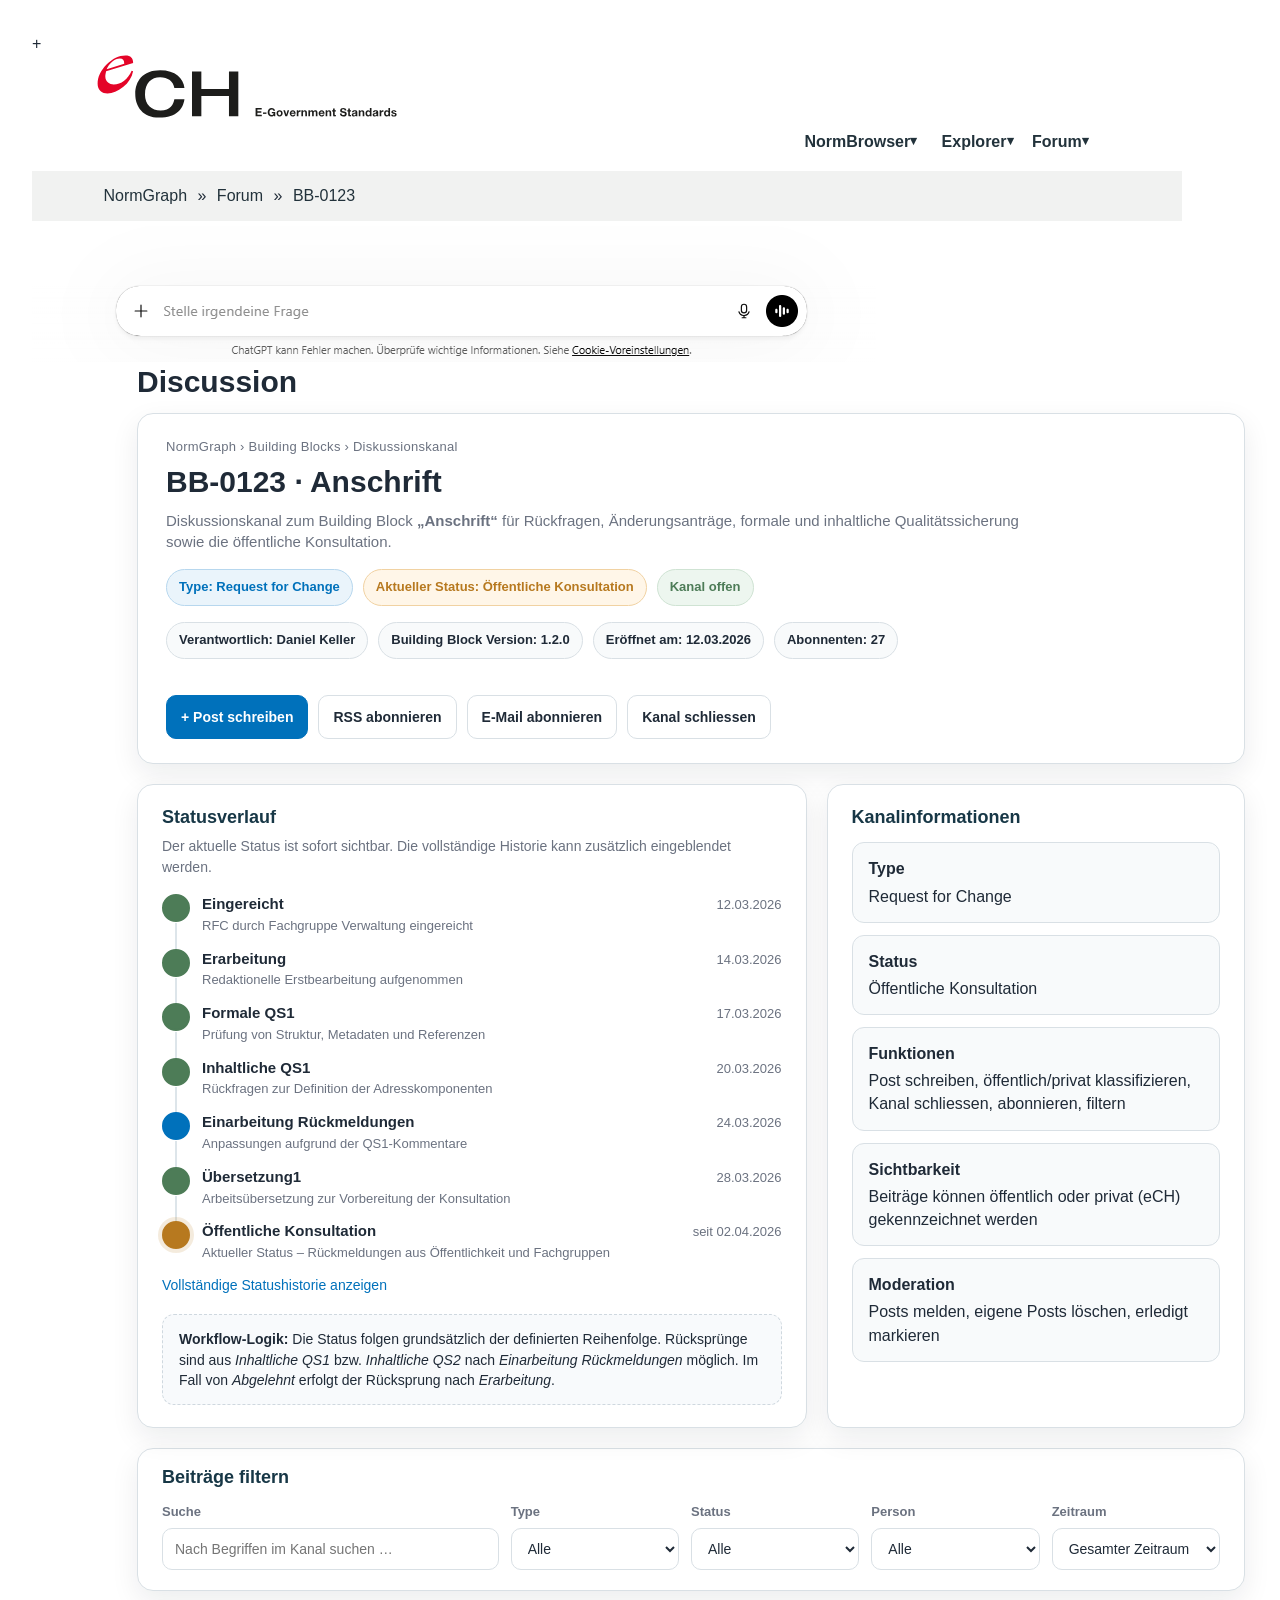
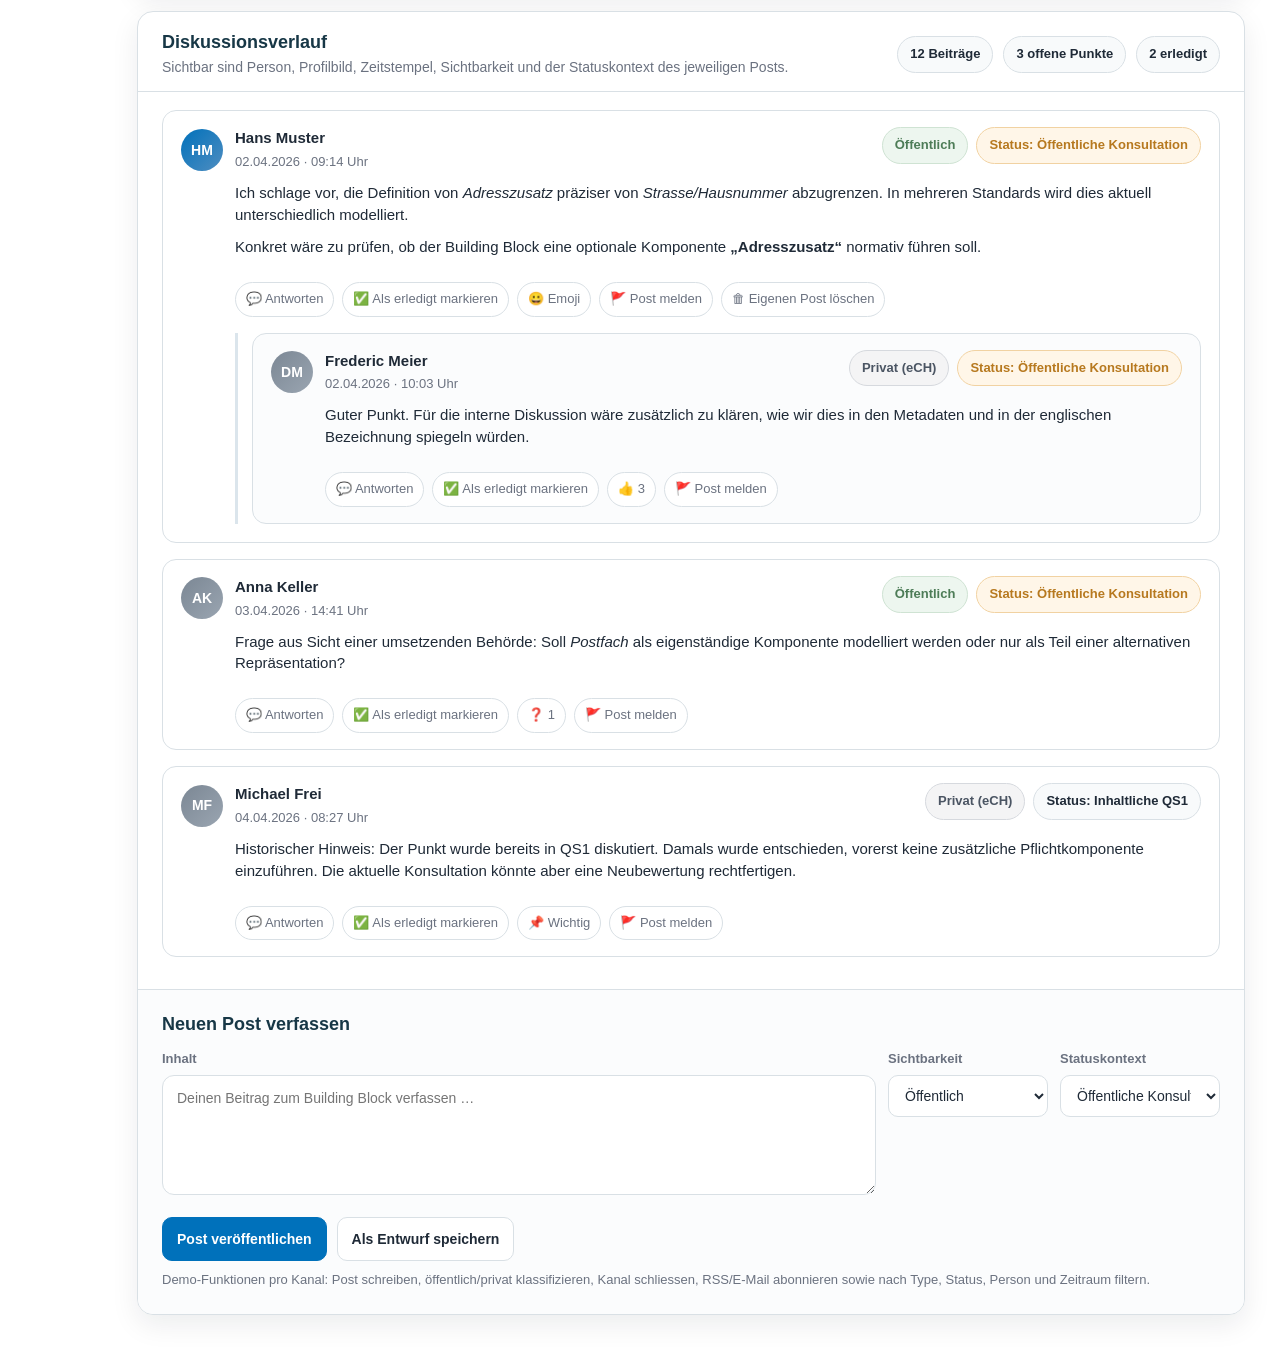
<file: 03_demo-platform/bb1/bb1_discussion.html>
<!doctype html>
<html>
	
<head>
<meta charset="utf-8">
<title>eCH Standards</title>
<link rel="stylesheet" href="../css/ech-style.css">+
	
  <meta charset="UTF-8" />
  <meta name="viewport" content="width=device-width, initial-scale=1.0" />
  <title>NormGraph – Diskussionskanal Building Block</title>
  <style>
    :root {
      --bg: #f5f7f9;
      --surface: #ffffff;
      --surface-soft: #f8fafb;
      --border: #d9e0e5;
      --text: #1f2a37;
      --muted: #6b7280;
      --primary: #0071bb;
      --primary-soft: #eaf4fb;
      --green: #4d7c57;
      --green-soft: #edf6ef;
      --orange: #b7791f;
      --orange-soft: #fff6e8;
      --red: #b42318;
      --red-soft: #fef3f2;
      --shadow: 0 10px 28px rgba(15, 23, 42, 0.08);
      --radius: 16px;
    }

    * {
      box-sizing: border-box;
    }

    body {
      margin: 0;
      padding: 32px;
      background: #ffffff;
      color: var(--text);
      font-family: Arial, Helvetica, sans-serif;
      line-height: 1.45;
    }

    .page {
      max-width: 1240px;
      margin: 0 auto;
    }

    .header-card,
    .toolbar-card,
    .timeline-card,
    .posts-card,
    .details-card {
      background: var(--surface);
      border: 1px solid var(--border);
      border-radius: var(--radius);
      box-shadow: var(--shadow);
      margin-bottom: 20px;
      overflow: hidden;
    }

    .header-card {
      padding: 24px 28px;
    }

    .eyebrow {
      font-size: 13px;
      color: var(--muted);
      margin-bottom: 8px;
      letter-spacing: 0.02em;
    }

    .title-row {
      display: flex;
      justify-content: space-between;
      gap: 20px;
      align-items: flex-start;
      flex-wrap: wrap;
    }

    h1 {
      margin: 0 0 10px 0;
      font-size: 30px;
      line-height: 1.15;
    }

    .subtitle {
      margin: 0;
      color: var(--muted);
      font-size: 15px;
      max-width: 860px;
    }

    .badge-row,
    .action-row,
    .meta-row {
      display: flex;
      flex-wrap: wrap;
      gap: 10px;
      margin-top: 16px;
    }

    .badge {
      display: inline-flex;
      align-items: center;
      gap: 8px;
      padding: 8px 12px;
      border-radius: 999px;
      font-size: 13px;
      font-weight: 700;
      border: 1px solid var(--border);
      background: var(--surface-soft);
    }

    .badge.type-rfc {
      background: var(--primary-soft);
      color: var(--primary);
      border-color: #b7d7ee;
    }

    .badge.type-question {
      background: #f3f0ff;
      color: #5b46b2;
      border-color: #d9d1ff;
    }

    .badge.status-current {
      background: var(--orange-soft);
      color: var(--orange);
      border-color: #f1d2a2;
    }

    .badge.visibility-public {
      background: var(--green-soft);
      color: var(--green);
      border-color: #cfe3d3;
    }

    .badge.visibility-private {
      background: #f4f4f5;
      color: #4b5563;
      border-color: #d6d9de;
    }

    .btn {
      appearance: none;
      border: 1px solid var(--border);
      background: #fff;
      color: var(--text);
      border-radius: 10px;
      padding: 10px 14px;
      font-size: 14px;
      cursor: pointer;
      transition: 0.15s ease;
    }

    .btn:hover {
      border-color: var(--primary);
      color: var(--primary);
    }

    .btn-primary {
      background: var(--primary);
      border-color: var(--primary);
      color: #fff;
    }

    .btn-primary:hover {
      filter: brightness(0.96);
      color: #fff;
    }

    .btn-danger {
      color: var(--red);
      border-color: #f0c7c4;
      background: var(--red-soft);
    }

    .split {
      display: grid;
      grid-template-columns: 1.6fr 1fr;
      gap: 20px;
    }

    .timeline-card,
    .details-card {
      padding: 22px 24px;
    }

    .section-title {
      margin: 0 0 14px 0;
      font-size: 18px;
    }

    .section-subtitle {
      margin: -6px 0 16px 0;
      color: var(--muted);
      font-size: 14px;
    }

    .timeline {
      display: grid;
      gap: 12px;
    }

    .timeline-step {
      display: grid;
      grid-template-columns: 28px 1fr auto;
      gap: 12px;
      align-items: start;
      position: relative;
    }

    .timeline-step:not(:last-child)::after {
      content: "";
      position: absolute;
      left: 13px;
      top: 30px;
      width: 2px;
      height: calc(100% + 6px);
      background: #dde5ea;
    }

    .timeline-dot {
      width: 28px;
      height: 28px;
      border-radius: 50%;
      border: 2px solid #c8d3dc;
      background: #fff;
      margin-top: 1px;
    }

    .timeline-step.done .timeline-dot {
      background: var(--green);
      border-color: var(--green);
    }

    .timeline-step.current .timeline-dot {
      background: var(--orange);
      border-color: var(--orange);
      box-shadow: 0 0 0 4px rgba(183, 121, 31, 0.15);
    }

    .timeline-step.rework .timeline-dot {
      background: var(--primary);
      border-color: var(--primary);
    }

    .timeline-label {
      font-size: 15px;
      font-weight: 700;
    }

    .timeline-meta {
      margin-top: 2px;
      color: var(--muted);
      font-size: 13px;
    }

    .timeline-date {
      color: var(--muted);
      font-size: 13px;
      white-space: nowrap;
      margin-top: 3px;
    }

    .history-note {
      margin-top: 18px;
      padding: 14px 16px;
      border-radius: 12px;
      background: #f8fafc;
      border: 1px dashed #cfd8df;
      font-size: 14px;
    }

    .detail-list {
      display: grid;
      gap: 12px;
      margin-top: 14px;
    }

    .detail-item {
      padding: 14px 16px;
      border: 1px solid var(--border);
      border-radius: 12px;
      background: var(--surface-soft);
    }

    .detail-item strong {
      display: block;
      margin-bottom: 4px;
    }

    .toolbar-card {
      padding: 18px 24px 20px 24px;
    }

    .toolbar-grid {
      display: grid;
      grid-template-columns: 2fr 1fr 1fr 1fr 1fr;
      gap: 12px;
      align-items: end;
    }

    .field label {
      display: block;
      margin-bottom: 6px;
      font-size: 13px;
      color: var(--muted);
      font-weight: 700;
    }

    .field input,
    .field select {
      width: 100%;
      height: 42px;
      border: 1px solid var(--border);
      border-radius: 10px;
      padding: 0 12px;
      font-size: 14px;
      background: #fff;
      color: var(--text);
    }

    .posts-card {
      padding: 0;
    }

    .posts-head {
      padding: 20px 24px 14px 24px;
      border-bottom: 1px solid var(--border);
      display: flex;
      justify-content: space-between;
      align-items: center;
      gap: 16px;
      flex-wrap: wrap;
    }

    .post-list {
      padding: 18px 24px 24px 24px;
      display: grid;
      gap: 16px;
    }

    .post {
      border: 1px solid var(--border);
      border-radius: 14px;
      background: #fff;
      overflow: hidden;
    }

    .post-header {
      display: flex;
      justify-content: space-between;
      gap: 14px;
      align-items: flex-start;
      padding: 16px 18px 10px 18px;
    }

    .post-author {
      display: flex;
      align-items: center;
      gap: 12px;
    }

    .avatar {
      width: 42px;
      height: 42px;
      border-radius: 50%;
      display: grid;
      place-items: center;
      font-size: 14px;
      font-weight: 700;
      color: #fff;
      background: linear-gradient(135deg, #0071bb, #4f8dc0);
      flex: 0 0 auto;
    }

    .avatar.gray {
      background: linear-gradient(135deg, #7b8794, #9aa5b1);
    }

    .post-author-meta strong {
      display: block;
      font-size: 15px;
    }

    .post-author-meta span {
      color: var(--muted);
      font-size: 13px;
    }

    .post-badges {
      display: flex;
      flex-wrap: wrap;
      justify-content: flex-end;
      gap: 8px;
    }

    .post-body {
      padding: 0 18px 14px 72px;
      font-size: 15px;
    }

    .post-body p {
      margin: 0 0 10px 0;
    }

    .post-actions {
      display: flex;
      flex-wrap: wrap;
      gap: 8px;
      padding: 0 18px 16px 72px;
    }

    .action-pill {
      display: inline-flex;
      align-items: center;
      gap: 6px;
      padding: 7px 10px;
      border: 1px solid var(--border);
      border-radius: 999px;
      background: #fff;
      font-size: 13px;
      color: var(--muted);
    }

    .reply {
      margin: 0 18px 18px 72px;
      border-left: 3px solid #dbe5ec;
      padding-left: 14px;
    }

    .reply .post {
      background: #fbfcfd;
    }

    .new-post {
      margin-top: 8px;
      border-top: 1px solid var(--border);
      padding: 24px;
      background: #fbfcfd;
    }

    .new-post-grid {
      display: grid;
      grid-template-columns: 1fr 160px 160px;
      gap: 12px;
      align-items: start;
    }

    .new-post textarea {
      width: 100%;
      min-height: 120px;
      border: 1px solid var(--border);
      border-radius: 12px;
      padding: 12px 14px;
      font-size: 14px;
      font-family: Arial, Helvetica, sans-serif;
      resize: vertical;
    }

    .small-note {
      margin-top: 10px;
      color: var(--muted);
      font-size: 13px;
    }

    .status-history-toggle {
      margin-top: 12px;
      background: transparent;
      border: 0;
      color: var(--primary);
      font-size: 14px;
      cursor: pointer;
      padding: 0;
    }

    .history-panel {
      display: none;
      margin-top: 14px;
      padding: 14px 16px;
      border: 1px solid var(--border);
      border-radius: 12px;
      background: #fbfcfd;
    }

    .history-panel.open {
      display: block;
    }

    .history-entry {
      padding: 10px 0;
      border-bottom: 1px solid #e8edf1;
      font-size: 14px;
    }

    .history-entry:last-child {
      border-bottom: 0;
      padding-bottom: 0;
    }

    @media (max-width: 1024px) {
      .split {
        grid-template-columns: 1fr;
      }

      .toolbar-grid,
      .new-post-grid {
        grid-template-columns: 1fr;
      }

      .post-body,
      .post-actions,
      .reply {
        padding-left: 18px;
        margin-left: 18px;
      }
    }
  </style>
	
	
	
</head>

<body>
	<table width="100%" border="0" cellspacing="0" cellpadding="0">
  <tbody>

    <tr>
		<td width="100"></td>
      <td>
                <a href="../index.html"><img src="../img/logo-ech.svg" alt="" width="300"></a>
      </td>
      <td></td>
      <td></td>
	<td width="100"></td>
    </tr>

    <tr>
	<td width="100"></td>
      <td width="1029"></td>
		
	  <td width="150">
        <div class="nav-dropdown">

          <a class="site-nav__link" href="normbrowser.html">NormBrowser</a>

        </div>
      </td>

      <td width="100">
        <div class="nav-dropdown">

          <a class="site-nav__link" href="#">Explorer</a>

          <ul class="dropdown-menu">
            <li><a href="../interop_matrix.html">Interopmatrix</a></li>
            <li><a href="../graph.html">Graph</a></li>
          </ul>

        </div>
      </td>

      <td width="200">

        <div class="nav-dropdown">

          <a class="site-nav__link" href="#">Forum</a>

          <ul class="dropdown-menu">
            <li><a href="discussions.html">All</a></li>
            <li><a href="discussions.html">eCH Private</a></li>
          </ul>

        </div>

      </td>
		<td width="100"></td>
    </tr>

    <tr height="5">
      <td></td>
      <td></td>
      <td></td>
		<td width="100"></td>
    </tr>

    <tr height="50">
		<td width="100" bgcolor="#f1f2f1"></td>
      <td bgcolor="#f1f2f1"><a class="dropdown-link" href="../index.html">NormGraph</a> » <a class="dropdown-link" href="../discussions.html">Forum</a> » <a class="dropdown-link" href="bb1_discussion.html">BB-0123</a></td>
      <td bgcolor="#f1f2f1"></td>
      <td bgcolor="#f1f2f1"></td>
		<td width="100" bgcolor="#f1f2f1"></td>
    </tr>

    <tr height="5">
      <td></td>
      <td></td>
      <td></td>
		<td width="100"></td>
    </tr>

  </tbody>
</table>

<img src="../img/chatgpt.png" alt=""/>

	
<table width="100%" border="0">
  <tbody>
	<tr>
		<td width="100"></td>
		<td><h1>Discussion</h1></td>
	</tr>
	<tr>
	<td width="100"></td>
	<td>
		
		<div class="page">

    <section class="header-card">
      <div class="eyebrow">NormGraph › Building Blocks › Diskussionskanal</div>

      <div class="title-row">
        <div>
          <h1>BB-0123 · Anschrift</h1>
          <p class="subtitle">
            Diskussionskanal zum Building Block <strong>„Anschrift“</strong> für Rückfragen,
            Änderungsanträge, formale und inhaltliche Qualitätssicherung sowie die öffentliche Konsultation.
          </p>

          <div class="badge-row">
            <span class="badge type-rfc">Type: Request for Change</span>
            <span class="badge status-current">Aktueller Status: Öffentliche Konsultation</span>
            <span class="badge visibility-public">Kanal offen</span>
          </div>

          <div class="meta-row">
            <span class="badge">Verantwortlich: Daniel Keller</span>
            <span class="badge">Building Block Version: 1.2.0</span>
            <span class="badge">Eröffnet am: 12.03.2026</span>
            <span class="badge">Abonnenten: 27</span>
          </div>
        </div>

        <div class="action-row">
          <button class="btn btn-primary">+ Post schreiben</button>
          <button class="btn">RSS abonnieren</button>
          <button class="btn">E-Mail abonnieren</button>
          <button class="btn">Kanal schliessen</button>
        </div>
      </div>
    </section>

    <div class="split">
      <section class="timeline-card">
        <h2 class="section-title">Statusverlauf</h2>
        <p class="section-subtitle">
          Der aktuelle Status ist sofort sichtbar. Die vollständige Historie kann zusätzlich eingeblendet werden.
        </p>

        <div class="timeline">
          <div class="timeline-step done">
            <div class="timeline-dot"></div>
            <div>
              <div class="timeline-label">Eingereicht</div>
              <div class="timeline-meta">RFC durch Fachgruppe Verwaltung eingereicht</div>
            </div>
            <div class="timeline-date">12.03.2026</div>
          </div>

          <div class="timeline-step done">
            <div class="timeline-dot"></div>
            <div>
              <div class="timeline-label">Erarbeitung</div>
              <div class="timeline-meta">Redaktionelle Erstbearbeitung aufgenommen</div>
            </div>
            <div class="timeline-date">14.03.2026</div>
          </div>

          <div class="timeline-step done">
            <div class="timeline-dot"></div>
            <div>
              <div class="timeline-label">Formale QS1</div>
              <div class="timeline-meta">Prüfung von Struktur, Metadaten und Referenzen</div>
            </div>
            <div class="timeline-date">17.03.2026</div>
          </div>

          <div class="timeline-step done">
            <div class="timeline-dot"></div>
            <div>
              <div class="timeline-label">Inhaltliche QS1</div>
              <div class="timeline-meta">Rückfragen zur Definition der Adresskomponenten</div>
            </div>
            <div class="timeline-date">20.03.2026</div>
          </div>

          <div class="timeline-step rework">
            <div class="timeline-dot"></div>
            <div>
              <div class="timeline-label">Einarbeitung Rückmeldungen</div>
              <div class="timeline-meta">Anpassungen aufgrund der QS1-Kommentare</div>
            </div>
            <div class="timeline-date">24.03.2026</div>
          </div>

          <div class="timeline-step done">
            <div class="timeline-dot"></div>
            <div>
              <div class="timeline-label">Übersetzung1</div>
              <div class="timeline-meta">Arbeitsübersetzung zur Vorbereitung der Konsultation</div>
            </div>
            <div class="timeline-date">28.03.2026</div>
          </div>

          <div class="timeline-step current">
            <div class="timeline-dot"></div>
            <div>
              <div class="timeline-label">Öffentliche Konsultation</div>
              <div class="timeline-meta">Aktueller Status – Rückmeldungen aus Öffentlichkeit und Fachgruppen</div>
            </div>
            <div class="timeline-date">seit 02.04.2026</div>
          </div>
        </div>

        <button class="status-history-toggle" onclick="toggleHistory()">
          Vollständige Statushistorie anzeigen
        </button>

        <div class="history-panel" id="historyPanel">
          <div class="history-entry"><strong>12.03.2026</strong> – Eingereicht</div>
          <div class="history-entry"><strong>14.03.2026</strong> – Erarbeitung</div>
          <div class="history-entry"><strong>17.03.2026</strong> – Formale QS1</div>
          <div class="history-entry"><strong>20.03.2026</strong> – Inhaltliche QS1</div>
          <div class="history-entry"><strong>24.03.2026</strong> – Einarbeitung Rückmeldungen</div>
          <div class="history-entry"><strong>28.03.2026</strong> – Übersetzung1</div>
          <div class="history-entry"><strong>02.04.2026</strong> – Öffentliche Konsultation</div>
          <div class="history-entry"><strong>optional möglich</strong> – Rücksprung von Inhaltliche QS1 oder Inhaltliche QS2 zu Einarbeitung Rückmeldungen</div>
          <div class="history-entry"><strong>optional möglich</strong> – Rücksprung von Abgelehnt zu Erarbeitung</div>
        </div>

        <div class="history-note">
          <strong>Workflow-Logik:</strong> Die Status folgen grundsätzlich der definierten Reihenfolge.
          Rücksprünge sind aus <em>Inhaltliche QS1</em> bzw. <em>Inhaltliche QS2</em> nach
          <em>Einarbeitung Rückmeldungen</em> möglich. Im Fall von <em>Abgelehnt</em> erfolgt der
          Rücksprung nach <em>Erarbeitung</em>.
        </div>
      </section>

      <section class="details-card">
        <h2 class="section-title">Kanalinformationen</h2>

        <div class="detail-list">
          <div class="detail-item">
            <strong>Type</strong>
            Request for Change
          </div>

          <div class="detail-item">
            <strong>Status</strong>
            Öffentliche Konsultation
          </div>

          <div class="detail-item">
            <strong>Funktionen</strong>
            Post schreiben, öffentlich/privat klassifizieren, Kanal schliessen, abonnieren, filtern
          </div>

          <div class="detail-item">
            <strong>Sichtbarkeit</strong>
            Beiträge können öffentlich oder privat (eCH) gekennzeichnet werden
          </div>

          <div class="detail-item">
            <strong>Moderation</strong>
            Posts melden, eigene Posts löschen, erledigt markieren
          </div>
        </div>
      </section>
    </div>

    <section class="toolbar-card">
      <h2 class="section-title">Beiträge filtern</h2>
      <div class="toolbar-grid">
        <div class="field">
          <label for="search">Suche</label>
          <input id="search" type="text" placeholder="Nach Begriffen im Kanal suchen …" />
        </div>

        <div class="field">
          <label for="type">Type</label>
          <select id="type">
            <option>Alle</option>
            <option>Request for Change</option>
            <option>Frage</option>
          </select>
        </div>

        <div class="field">
          <label for="status">Status</label>
          <select id="status">
            <option>Alle</option>
            <option>Eingereicht</option>
            <option>Erarbeitung</option>
            <option>Formale QS1</option>
            <option>Inhaltliche QS1</option>
            <option>Übersetzung1</option>
            <option>Öffentliche Konsultation</option>
            <option>Einarbeitung Rückmeldungen</option>
            <option>Formale QS2</option>
            <option>Inhaltliche QS2</option>
            <option>Abgelehnt</option>
            <option>Genehmigt</option>
            <option>Übersetzung2</option>
            <option>Publikation</option>
            <option>Überprüfung</option>
          </select>
        </div>

        <div class="field">
          <label for="person">Person</label>
          <select id="person">
            <option>Alle</option>
            <option>Hans Muster</option>
            <option>Frederic Meier</option>
            <option>Anna Keller</option>
            <option>Michael Frei</option>
          </select>
        </div>

        <div class="field">
          <label for="period">Zeitraum</label>
          <select id="period">
            <option>Gesamter Zeitraum</option>
            <option>Letzte 7 Tage</option>
            <option>Letzte 30 Tage</option>
            <option>Q1 2026</option>
            <option>Q2 2026</option>
          </select>
        </div>
      </div>
    </section>

    <section class="posts-card">
      <div class="posts-head">
        <div>
          <h2 class="section-title" style="margin-bottom: 4px;">Diskussionsverlauf</h2>
          <div class="section-subtitle" style="margin: 0;">
            Sichtbar sind Person, Profilbild, Zeitstempel, Sichtbarkeit und der Statuskontext des jeweiligen Posts.
          </div>
        </div>
        <div class="badge-row" style="margin-top: 0;">
          <span class="badge">12 Beiträge</span>
          <span class="badge">3 offene Punkte</span>
          <span class="badge">2 erledigt</span>
        </div>
      </div>

      <div class="post-list">

        <article class="post">
          <div class="post-header">
            <div class="post-author">
              <div class="avatar">HM</div>
              <div class="post-author-meta">
                <strong>Hans Muster</strong>
                <span>02.04.2026 · 09:14 Uhr</span>
              </div>
            </div>
            <div class="post-badges">
              <span class="badge visibility-public">Öffentlich</span>
              <span class="badge status-current">Status: Öffentliche Konsultation</span>
            </div>
          </div>

          <div class="post-body">
            <p>
              Ich schlage vor, die Definition von <em>Adresszusatz</em> präziser von
              <em>Strasse/Hausnummer</em> abzugrenzen. In mehreren Standards wird dies aktuell unterschiedlich modelliert.
            </p>
            <p>
              Konkret wäre zu prüfen, ob der Building Block eine optionale Komponente
              <strong>„Adresszusatz“</strong> normativ führen soll.
            </p>
          </div>

          <div class="post-actions">
            <span class="action-pill">💬 Antworten</span>
            <span class="action-pill">✅ Als erledigt markieren</span>
            <span class="action-pill">😀 Emoji</span>
            <span class="action-pill">🚩 Post melden</span>
            <span class="action-pill">🗑 Eigenen Post löschen</span>
          </div>

          <div class="reply">
            <article class="post">
              <div class="post-header">
                <div class="post-author">
                  <div class="avatar gray">DM</div>
                  <div class="post-author-meta">
                    <strong>Frederic Meier</strong>
                    <span>02.04.2026 · 10:03 Uhr</span>
                  </div>
                </div>
                <div class="post-badges">
                  <span class="badge visibility-private">Privat (eCH)</span>
                  <span class="badge status-current">Status: Öffentliche Konsultation</span>
                </div>
              </div>

              <div class="post-body">
                <p>
                  Guter Punkt. Für die interne Diskussion wäre zusätzlich zu klären,
                  wie wir dies in den Metadaten und in der englischen Bezeichnung spiegeln würden.
                </p>
              </div>

              <div class="post-actions">
                <span class="action-pill">💬 Antworten</span>
                <span class="action-pill">✅ Als erledigt markieren</span>
                <span class="action-pill">👍 3</span>
                <span class="action-pill">🚩 Post melden</span>
              </div>
            </article>
          </div>
        </article>

        <article class="post">
          <div class="post-header">
            <div class="post-author">
              <div class="avatar gray">AK</div>
              <div class="post-author-meta">
                <strong>Anna Keller</strong>
                <span>03.04.2026 · 14:41 Uhr</span>
              </div>
            </div>
            <div class="post-badges">
              <span class="badge visibility-public">Öffentlich</span>
              <span class="badge status-current">Status: Öffentliche Konsultation</span>
            </div>
          </div>

          <div class="post-body">
            <p>
              Frage aus Sicht einer umsetzenden Behörde: Soll <em>Postfach</em> als eigenständige
              Komponente modelliert werden oder nur als Teil einer alternativen Repräsentation?
            </p>
          </div>

          <div class="post-actions">
            <span class="action-pill">💬 Antworten</span>
            <span class="action-pill">✅ Als erledigt markieren</span>
            <span class="action-pill">❓ 1</span>
            <span class="action-pill">🚩 Post melden</span>
          </div>
        </article>

        <article class="post">
          <div class="post-header">
            <div class="post-author">
              <div class="avatar gray">MF</div>
              <div class="post-author-meta">
                <strong>Michael Frei</strong>
                <span>04.04.2026 · 08:27 Uhr</span>
              </div>
            </div>
            <div class="post-badges">
              <span class="badge visibility-private">Privat (eCH)</span>
              <span class="badge">Status: Inhaltliche QS1</span>
            </div>
          </div>

          <div class="post-body">
            <p>
              Historischer Hinweis: Der Punkt wurde bereits in QS1 diskutiert. Damals wurde entschieden,
              vorerst keine zusätzliche Pflichtkomponente einzuführen. Die aktuelle Konsultation könnte
              aber eine Neubewertung rechtfertigen.
            </p>
          </div>

          <div class="post-actions">
            <span class="action-pill">💬 Antworten</span>
            <span class="action-pill">✅ Als erledigt markieren</span>
            <span class="action-pill">📌 Wichtig</span>
            <span class="action-pill">🚩 Post melden</span>
          </div>
        </article>

      </div>

      <div class="new-post">
        <h2 class="section-title">Neuen Post verfassen</h2>

        <div class="new-post-grid">
          <div class="field">
            <label for="posttext">Inhalt</label>
            <textarea id="posttext" placeholder="Deinen Beitrag zum Building Block verfassen …"></textarea>
          </div>

          <div class="field">
            <label for="visibility">Sichtbarkeit</label>
            <select id="visibility">
              <option>Öffentlich</option>
              <option>Privat (eCH)</option>
            </select>
          </div>

          <div class="field">
            <label for="poststatus">Statuskontext</label>
            <select id="poststatus">
              <option>Öffentliche Konsultation</option>
              <option>Eingereicht</option>
              <option>Erarbeitung</option>
              <option>Formale QS1</option>
              <option>Inhaltliche QS1</option>
              <option>Übersetzung1</option>
              <option>Einarbeitung Rückmeldungen</option>
              <option>Formale QS2</option>
              <option>Inhaltliche QS2</option>
              <option>Abgelehnt</option>
              <option>Genehmigt</option>
              <option>Übersetzung2</option>
              <option>Publikation</option>
              <option>Überprüfung</option>
            </select>
          </div>
        </div>

        <div class="action-row">
          <button class="btn btn-primary">Post veröffentlichen</button>
          <button class="btn">Als Entwurf speichern</button>
        </div>

        <div class="small-note">
          Demo-Funktionen pro Kanal: Post schreiben, öffentlich/privat klassifizieren, Kanal schliessen,
          RSS/E-Mail abonnieren sowie nach Type, Status, Person und Zeitraum filtern.
        </div>
      </div>
    </section>
  </div>

  <script>
    function toggleHistory() {
      const panel = document.getElementById("historyPanel");
      panel.classList.toggle("open");
    }
  </script>
		
	</td>
	</tr>	  
	  	  
  </tbody>	
</table>
	
	
	
	
	
	
	
	
	
	
	
</body>
</html>
</file>
<file: 03_demo-platform/css/ech-style.css>
/* =========================================================
   eCH-like stylesheet
   Ziel: möglichst nahe an der aktuellen standard-uebersicht
   Struktur: Sprachleiste, Header, Breadcrumb, Filter, Trefferliste
   ========================================================= */

:root {
  --ech-bg: #ffffff;
  --ech-surface: #ffffff;
  --ech-surface-soft: #f5f7f8;
  --ech-border: #d9e0e3;
  --ech-border-strong: #b8c4ca;

  --ech-text: #22323b;
  --ech-text-soft: #5e717c;
  --ech-heading: #173746;

  --ech-primary: #0f607c;
  --ech-primary-dark: #0b4e66;
  --ech-primary-soft: #eaf3f7;

  --ech-nav-hover: #0071bb;
  --ech-dropdown-bg: #f1f2f1;

  --ech-success-bg: #edf7ef;
  --ech-success-text: #20643a;

  --ech-warning-bg: #fff4e5;
  --ech-warning-text: #8a5500;

  --ech-danger-bg: #fbeceb;
  --ech-danger-text: #a12b23;

  --ech-radius-sm: 4px;
  --ech-radius-md: 8px;
  --ech-radius-lg: 12px;

  --ech-shadow-sm: 0 1px 2px rgba(16, 24, 40, 0.05);
  --ech-shadow-md: 0 8px 24px rgba(16, 24, 40, 0.08);

  --ech-font: "Inter", "Segoe UI", Arial, Helvetica, sans-serif;

  --ech-container: 1240px;
  --ech-transition: 160ms ease;
}

/* ===== Reset ===== */

*,
*::before,
*::after {
  box-sizing: border-box;
}

html {
  font-size: 16px;
}

body {
  margin: 0;
  font-family: var(--ech-font);
  color: var(--ech-text);
  background: var(--ech-bg);
  line-height: 1.55;
}

img,
svg {
  display: block;
  max-width: 100%;
}

a {
  color: var(--ech-primary);
  text-decoration: none;
  transition: color var(--ech-transition), background-color var(--ech-transition);
}

a:hover,
a:focus-visible {
  color: var(--ech-primary-dark);
  text-decoration: underline;
}

button,
input,
select,
textarea {
  font: inherit;
}

.container {
  width: min(100% - 2rem, var(--ech-container));
  margin-inline: auto;
}

/* ===== Accessibility shortcut ===== */

.skip-link {
  position: absolute;
  left: -9999px;
  top: 0;
}

.skip-link:focus {
  left: 1rem;
  top: 1rem;
  z-index: 9999;
  background: #fff;
  border: 2px solid var(--ech-primary);
  padding: 0.75rem 1rem;
  border-radius: var(--ech-radius-sm);
}

/* ===== Utility / language bar ===== */

.utility-bar {
  border-bottom: 1px solid var(--ech-border);
  background: var(--ech-surface-soft);
}

.utility-bar__inner {
  min-height: 42px;
  display: flex;
  justify-content: flex-end;
  align-items: center;
  gap: 1.25rem;
}

.utility-bar__link {
  color: var(--ech-text-soft);
  font-size: 0.92rem;
  font-weight: 600;
}

.utility-bar__link.is-active,
.utility-bar__link:hover,
.utility-bar__link:focus-visible {
  color: var(--ech-primary);
  text-decoration: none;
}

/* ===== Header ===== */

.site-header {
  background: var(--ech-surface);
  border-bottom: 1px solid var(--ech-border);
}

.site-header__inner {
  min-height: 88px;
  display: flex;
  align-items: center;
  justify-content: space-between;
  gap: 2rem;
}

.site-brand {
  display: flex;
  align-items: center;
  gap: 1rem;
  color: var(--ech-heading);
  text-decoration: none;
}

.site-brand:hover,
.site-brand:focus-visible {
  text-decoration: none;
}

.site-brand__logo {
  width: 170px;
  height: auto;
}

.site-brand__fallback {
  width: 170px;
  height: 48px;
  background: linear-gradient(90deg, #0f607c 0%, #1f7d95 100%);
  border-radius: var(--ech-radius-sm);
}

.site-nav {
  display: flex;
  align-items: center;
  gap: 2rem;
  overflow: visible;
}

.site-nav__list {
  display: flex;
  align-items: center;
  gap: 1.5rem;
  list-style: none;
  margin: 0;
  padding: 0;
  overflow: visible;
}

.site-nav__link {
  position: relative;
  display: inline-flex;
  align-items: center;
  min-height: 48px;
  color: var(--ech-text);
  font-weight: 700;
  text-decoration: none;
  white-space: nowrap;
}

.site-nav__link:hover,
.site-nav__link:focus-visible,
.site-nav__link.is-active {
  color: var(--ech-nav-hover);
  text-decoration: none;
}

.site-nav__link.is-active::after,
.site-nav__link:hover::after,
.site-nav__link:focus-visible::after {
  content: "";
  position: absolute;
  left: 0;
  right: 0;
  bottom: 9px;
  height: 2px;
  background: var(--ech-nav-hover);
  border-radius: 999px;
}

.menu-toggle {
  display: none;
  border: 1px solid var(--ech-border);
  background: #fff;
  color: var(--ech-text);
  padding: 0.7rem 0.95rem;
  border-radius: var(--ech-radius-md);
  font-weight: 700;
}

/* ===== Breadcrumb ===== */

.breadcrumb {
  padding: 1rem 0;
  border-bottom: 1px solid var(--ech-border);
  background: #fff;
}

.breadcrumb ol {
  display: flex;
  flex-wrap: wrap;
  gap: 0.4rem 0.65rem;
  list-style: none;
  margin: 0;
  padding: 0;
}

.breadcrumb li {
  display: inline-flex;
  align-items: center;
  gap: 0.65rem;
  color: var(--ech-text-soft);
  font-size: 0.94rem;
}

.breadcrumb li:not(:last-child)::after {
  content: "/";
  color: var(--ech-border-strong);
}

.breadcrumb a {
  color: var(--ech-text-soft);
}

.breadcrumb a:hover,
.breadcrumb a:focus-visible {
  color: var(--ech-primary);
}

/* ===== Page title ===== */

.page-header {
  padding: 2.25rem 0 1.5rem;
}

.page-header h1 {
  margin: 0;
  font-size: clamp(2rem, 2.8vw, 2.75rem);
  line-height: 1.15;
  color: var(--ech-heading);
  letter-spacing: -0.02em;
}

/* ===== Section headings ===== */

.section-title {
  margin: 0 0 1rem;
  font-size: 1.35rem;
  color: var(--ech-heading);
  line-height: 1.2;
}

/* ===== Filter block ===== */

.filter-panel {
  margin-bottom: 2rem;
  border: 1px solid var(--ech-border);
  border-radius: var(--ech-radius-lg);
  background: var(--ech-surface-soft);
  padding: 1.5rem;
}

.filter-grid {
  display: grid;
  grid-template-columns: repeat(12, minmax(0, 1fr));
  gap: 1rem 1rem;
}

.filter-field {
  grid-column: span 12;
}

.filter-field--half {
  grid-column: span 6;
}

.filter-field--third {
  grid-column: span 4;
}

.filter-label {
  display: inline-block;
  margin-bottom: 0.45rem;
  font-size: 0.95rem;
  font-weight: 700;
  color: var(--ech-heading);
}

.input,
.select,
.textarea {
  width: 100%;
  min-height: 46px;
  border: 1px solid var(--ech-border-strong);
  border-radius: var(--ech-radius-md);
  background: #fff;
  color: var(--ech-text);
  padding: 0.75rem 0.95rem;
  transition: border-color var(--ech-transition), box-shadow var(--ech-transition);
}

.input::placeholder {
  color: #8796a0;
}

.input:hover,
.select:hover,
.textarea:hover {
  border-color: var(--ech-primary);
}

.input:focus-visible,
.select:focus-visible,
.textarea:focus-visible,
.btn:focus-visible {
  outline: none;
  border-color: var(--ech-primary);
  box-shadow: 0 0 0 3px rgba(15, 96, 124, 0.15);
}

.checkbox-list {
  display: flex;
  flex-wrap: wrap;
  gap: 0.75rem 1rem;
}

.checkbox-item {
  display: inline-flex;
  align-items: center;
  gap: 0.45rem;
  font-size: 0.95rem;
  color: var(--ech-text);
}

/* ===== Buttons ===== */

.btn-row {
  display: flex;
  flex-wrap: wrap;
  gap: 0.75rem;
  margin-top: 1rem;
}

.btn {
  display: inline-flex;
  align-items: center;
  justify-content: center;
  min-height: 44px;
  padding: 0.72rem 1.15rem;
  border-radius: var(--ech-radius-md);
  border: 1px solid transparent;
  font-weight: 700;
  cursor: pointer;
  transition:
    background-color var(--ech-transition),
    border-color var(--ech-transition),
    color var(--ech-transition),
    transform var(--ech-transition);
}

.btn:hover {
  transform: translateY(-1px);
}

.btn--primary {
  background: var(--ech-primary);
  color: #fff;
}

.btn--primary:hover,
.btn--primary:focus-visible {
  background: var(--ech-primary-dark);
  color: #fff;
  text-decoration: none;
}

.btn--secondary {
  background: #fff;
  color: var(--ech-primary);
  border-color: var(--ech-primary);
}

.btn--secondary:hover,
.btn--secondary:focus-visible {
  background: var(--ech-primary-soft);
  text-decoration: none;
}

.btn--ghost {
  background: transparent;
  color: var(--ech-text);
  border-color: var(--ech-border);
}

.btn--ghost:hover,
.btn--ghost:focus-visible {
  background: #fff;
  text-decoration: none;
}

/* ===== Metadata download box ===== */

.meta-download {
  margin: 2rem 0 1.5rem;
  padding: 1rem 1.25rem;
  border: 1px solid var(--ech-border);
  border-left: 4px solid var(--ech-primary);
  border-radius: var(--ech-radius-md);
  background: #fff;
}

.meta-download__title {
  margin: 0 0 0.5rem;
  font-size: 1rem;
  font-weight: 700;
  color: var(--ech-heading);
}

.meta-download ul {
  margin: 0;
  padding-left: 1.2rem;
}

/* ===== Results header ===== */

.results-header {
  display: flex;
  align-items: center;
  justify-content: space-between;
  gap: 1rem;
  margin: 1.5rem 0 1rem;
}

.results-count {
  margin: 0;
  font-size: 1rem;
  font-weight: 700;
  color: var(--ech-heading);
}

/* ===== Result list ===== */

.result-list {
  display: grid;
  gap: 1rem;
}

.result-card {
  border: 1px solid var(--ech-border);
  border-radius: var(--ech-radius-lg);
  background: #fff;
  padding: 1.25rem 1.25rem 1.1rem;
  box-shadow: var(--ech-shadow-sm);
  transition:
    border-color var(--ech-transition),
    box-shadow var(--ech-transition),
    transform var(--ech-transition);
}

.result-card:hover {
  border-color: var(--ech-primary);
  box-shadow: var(--ech-shadow-md);
  transform: translateY(-2px);
}

.result-card__title {
  margin: 0 0 0.55rem;
  font-size: 1.18rem;
  line-height: 1.25;
}

.result-card__title a {
  color: var(--ech-heading);
}

.result-card__title a:hover,
.result-card__title a:focus-visible {
  color: var(--ech-primary);
}

.result-card__meta {
  display: flex;
  flex-wrap: wrap;
  gap: 0.45rem 1rem;
  margin-bottom: 0.75rem;
  font-size: 0.92rem;
  color: var(--ech-text-soft);
}

.result-card__summary {
  margin: 0;
  color: var(--ech-text);
  max-width: 92ch;
}

/* ===== Status badges ===== */

.badge {
  display: inline-flex;
  align-items: center;
  min-height: 28px;
  padding: 0.18rem 0.6rem;
  border-radius: 999px;
  font-size: 0.78rem;
  font-weight: 700;
  border: 1px solid transparent;
}

.badge--approved,
.badge--genehmigt {
  background: var(--ech-success-bg);
  color: var(--ech-success-text);
  border-color: #cde5d5;
}

.badge--draft,
.badge--entwurf {
  background: var(--ech-warning-bg);
  color: var(--ech-warning-text);
  border-color: #edd3a6;
}

.badge--retired,
.badge--abgeloest,
.badge--aufgehoben {
  background: #f1f3f5;
  color: #5f6a72;
  border-color: #dde3e8;
}

.badge--proposal,
.badge--vorschlag {
  background: #eef3ff;
  color: #3659a2;
  border-color: #d3dcf5;
}

.badge--sistiert {
  background: var(--ech-danger-bg);
  color: var(--ech-danger-text);
  border-color: #efc5c1;
}

/* ===== Footer ===== */

.site-footer {
  margin-top: 3rem;
  background: #173746;
  color: rgba(255, 255, 255, 0.9);
}

.site-footer__inner {
  display: grid;
  grid-template-columns: repeat(3, minmax(0, 1fr));
  gap: 2rem;
  padding: 2rem 0;
}

.site-footer h3,
.site-footer h4 {
  margin-top: 0;
  color: #fff;
}

.site-footer a {
  color: rgba(255, 255, 255, 0.88);
}

.site-footer a:hover,
.site-footer a:focus-visible {
  color: #fff;
}

.site-footer__bottom {
  padding: 1rem 0;
  border-top: 1px solid rgba(255, 255, 255, 0.16);
  font-size: 0.92rem;
  color: rgba(255, 255, 255, 0.72);
}

/* ===== Helpers ===== */

.stack > * + * {
  margin-top: 1rem;
}

.muted {
  color: var(--ech-text-soft);
}

.card {
  border: 1px solid var(--ech-border);
  border-radius: var(--ech-radius-lg);
  background: #fff;
  padding: 1.25rem;
}

hr {
  border: 0;
  border-top: 1px solid var(--ech-border);
  margin: 2rem 0;
}

/* ===== Dropdown Navigation ===== */

.nav-dropdown {
  position: relative;
}

.dropdown-menu {
  position: absolute;
  top: 100%;
  left: 0;
  z-index: 1000;

  min-width: 220px;
  margin: 0;
  padding: 0;
  list-style: none;

  display: none;

  background: var(--ech-dropdown-bg);
  border: 1px solid #d9e0e3;
  border-radius: 6px;
}

.dropdown-menu li a {
  display: block;
  padding: 10px 16px;
  color: #22323b;
  text-decoration: none;
  background: var(--ech-dropdown-bg);
  white-space: nowrap;
}

.dropdown-menu li a:hover,
.dropdown-menu li a:focus-visible {
  background: var(--ech-dropdown-bg);
  color: var(--ech-nav-hover);
  text-decoration: none;
}

.nav-dropdown:hover .dropdown-menu,
.nav-dropdown:focus-within .dropdown-menu {
  display: block;
}

.nav-dropdown > a::after {
  content: " ▾";
  font-size: 0.8em;
}

/* ===== Responsive ===== */

@media (max-width: 1100px) {
  .site-header__inner {
    flex-wrap: wrap;
    padding: 0.75rem 0;
  }

  .site-nav {
    width: 100%;
    overflow-x: auto;
  }

  .site-footer__inner {
    grid-template-columns: 1fr 1fr;
  }
}

@media (max-width: 860px) {
  .filter-field--half,
  .filter-field--third {
    grid-column: span 12;
  }

  .site-footer__inner {
    grid-template-columns: 1fr;
  }
}

@media (max-width: 720px) {
  .container {
    width: min(100% - 1.25rem, var(--ech-container));
  }

  .site-nav__list {
    gap: 1rem;
  }

  .site-nav__link {
    min-height: 42px;
    font-size: 0.95rem;
  }

  .page-header {
    padding-top: 1.5rem;
  }

  .filter-panel,
  .result-card,
  .card {
    padding: 1rem;
  }

  .menu-toggle {
    display: inline-flex;
  }
}


.dropdown-link {
  display: inline-block;
  padding: 2px 6px;
  color: #22323b;
  text-decoration: none;
}

.dropdown-link:hover,
.dropdown-link:focus-visible {
  background: #f1f2f1;
  color: #0071bb;
  text-decoration: none;
}

.dropdown-menu li a {
  display: block;
  padding: 10px 16px;
  color: #22323b;
  text-decoration: none;
  background: var(--ech-dropdown-bg);
  white-space: nowrap;
}


.interop-matrix .col-group-head {
  min-width: 70px;
  background: #eef4f8;
  border-bottom: 1px solid var(--im-border);
  padding: 0;
}

.col-group-toggle {
  all: unset;
  box-sizing: border-box;
  width: 100%;
  min-height: 64px;
  display: flex;
  flex-direction: column;
  align-items: center;
  justify-content: center;
  gap: 6px;
  cursor: pointer;
  padding: 10px 8px;
  font-size: 13px;
  font-weight: 700;
  color: var(--im-text);
  background: #eef4f8;
}

.col-group-toggle:hover {
  background: #e4eef6;
}

.col-group-toggle .toggle-symbol {
  font-size: 18px;
  line-height: 1;
  color: var(--im-accent);
}

.col-group-toggle .toggle-label {
  text-align: center;
  line-height: 1.2;
}

.interop-matrix .group-summary > div,
.interop-matrix .sub-col-head > div {
  writing-mode: vertical-rl;
  transform: rotate(180deg);
  white-space: nowrap;
  padding: 14px 8px;
  min-height: 180px;
  font-size: 13px;
  font-weight: 600;
  display: flex;
  align-items: center;
  justify-content: center;
  text-align: center;
}

.interop-matrix .group-cell {
  background: #fbfdff;
}

.interop-matrix .sub-cell {
  background: #ffffff;
}

.col-group-toggle.used {
  background: rgba(0, 113, 187, 0.08);
}

.col-group-toggle.partial {
  background: rgba(242, 201, 76, 0.18);
}

.col-group-toggle.empty {
  background: #eef2f5;
}
</file>
